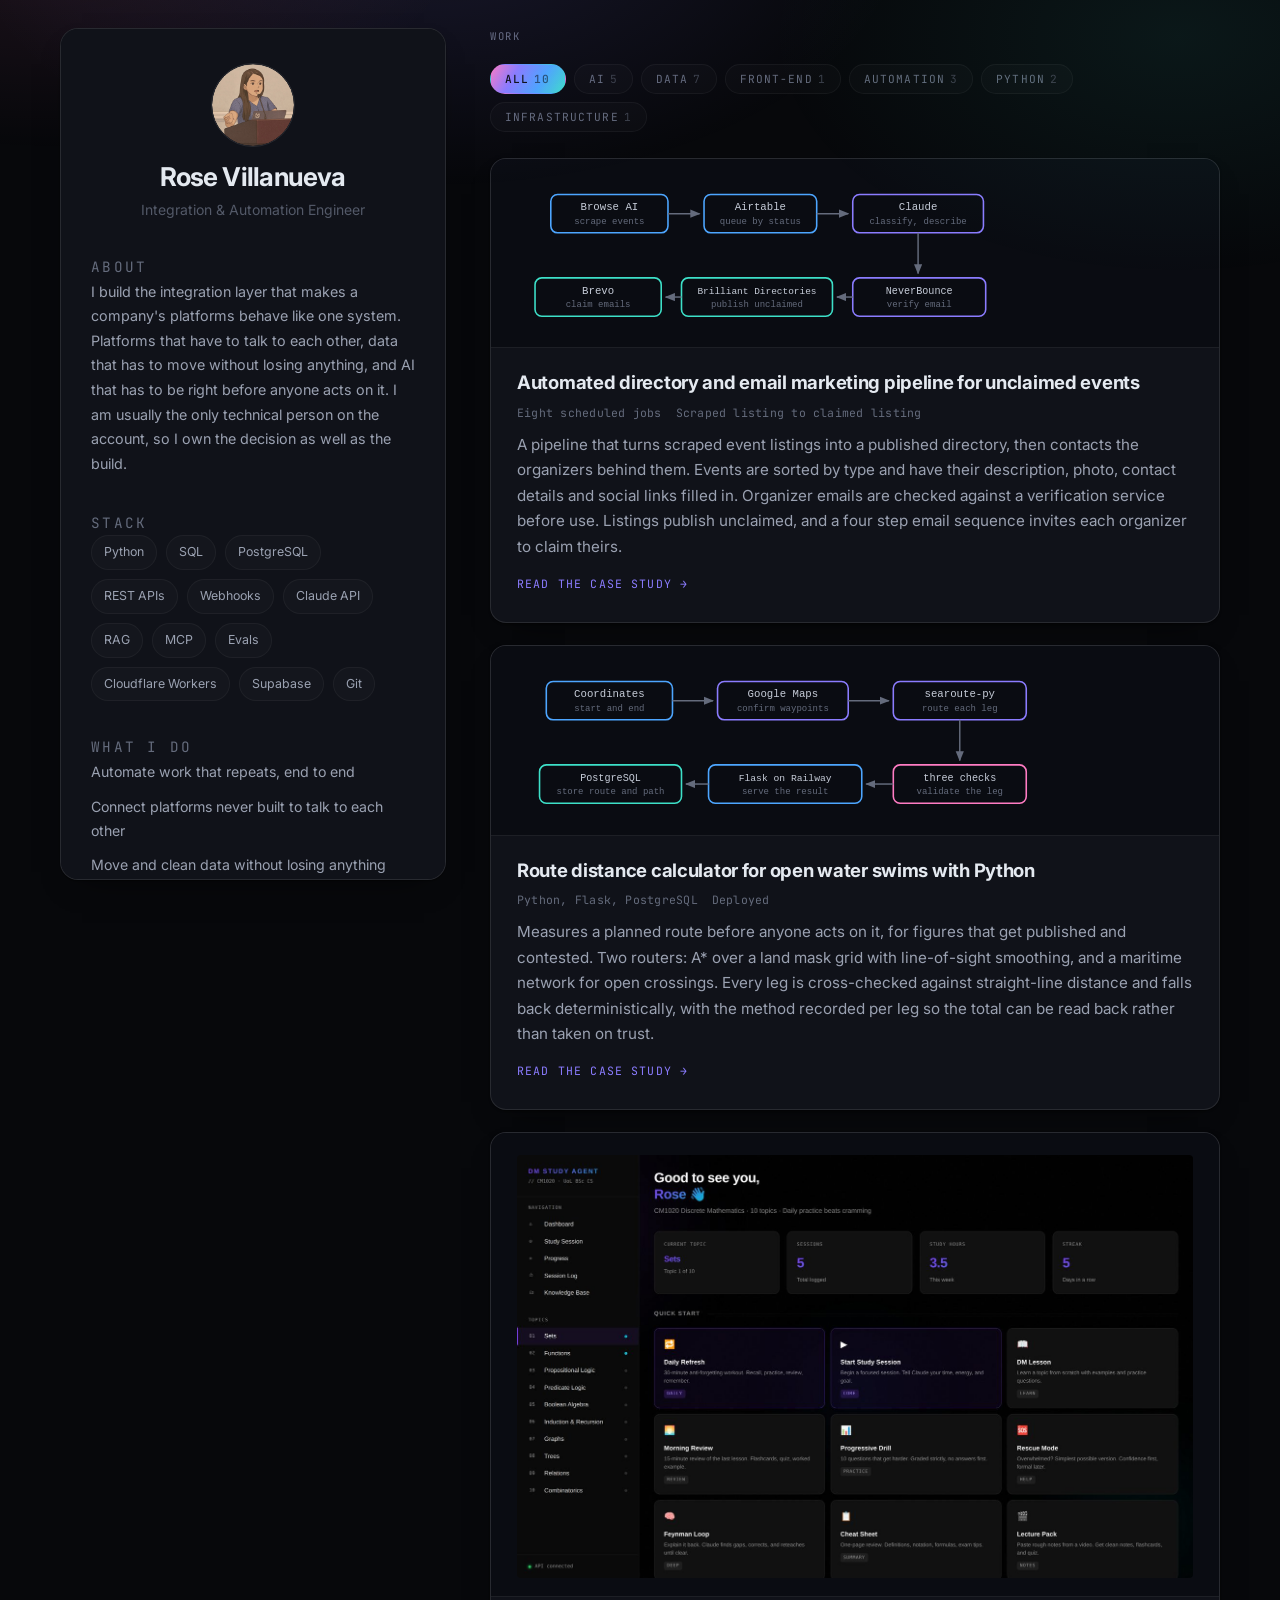
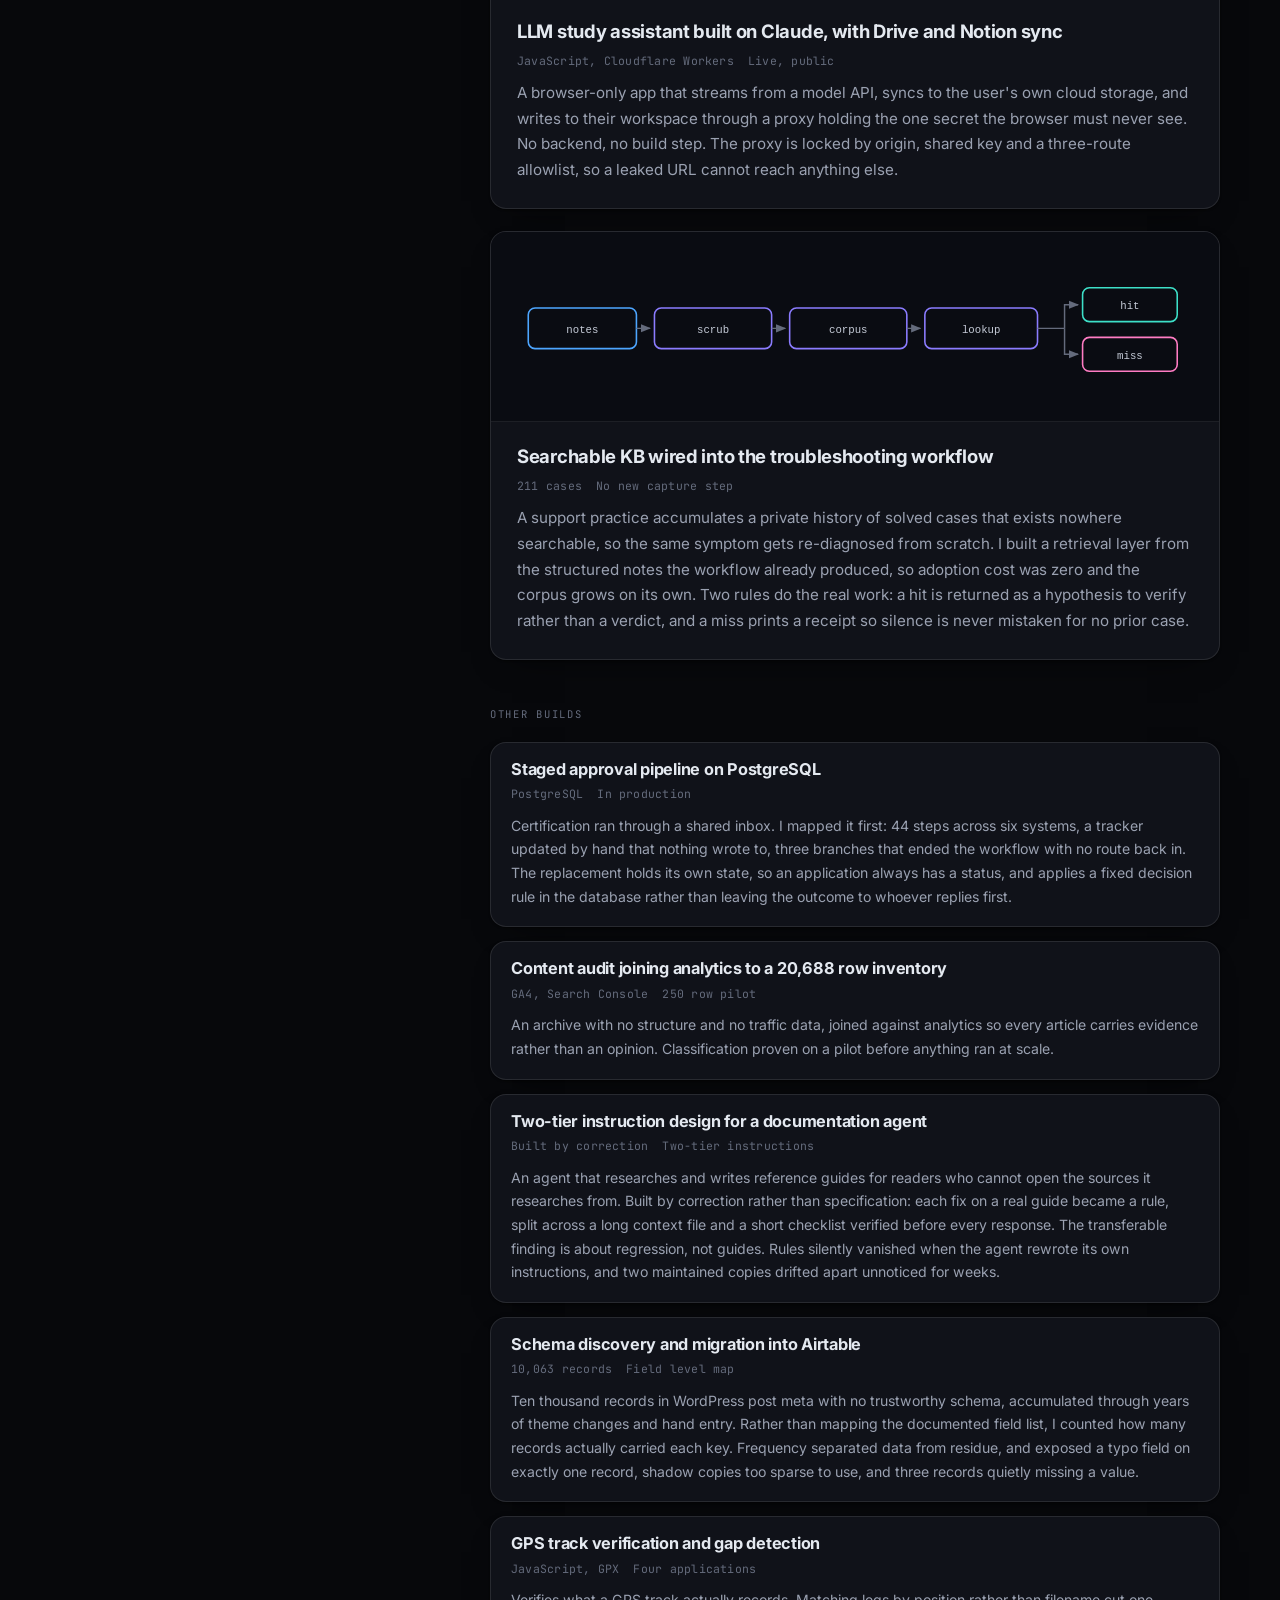
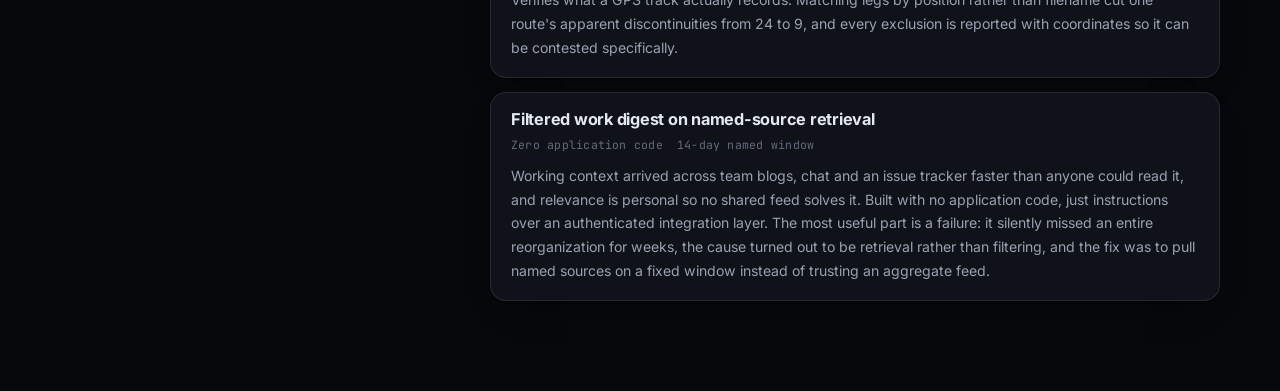
<file: index.html>
<!DOCTYPE html>
<html lang="en">
<head>
<meta charset="utf-8">
<meta name="viewport" content="width=device-width, initial-scale=1">
<title>Rose Villanueva</title>
<meta name="description" content="Systems and operations contractor. Platform administration, data migration, integrations and AI tooling.">
<link rel="preconnect" href="https://fonts.googleapis.com">
<link rel="preconnect" href="https://fonts.gstatic.com" crossorigin>
<link href="https://fonts.googleapis.com/css2?family=Inter:wght@400;500;600;700;800&family=JetBrains+Mono:wght@400;500&display=swap" rel="stylesheet">
<link rel="stylesheet" href="styles.css?v=338d6084">
</head>
<body>

<div class="layout">

  <!-- ==================== SIDEBAR ==================== -->
  <aside class="aside">
    <div class="avatar"><img src="avatar.png" alt="Rose Villanueva speaking at a conference"></div>
    <a class="side-name" href="index.html">Rose Villanueva</a>
    <p class="side-sub">Integration &amp; Automation Engineer</p>

    <div class="side-block">
      <p class="side-label">About</p>
      <p>
        I build the integration layer that makes a company's platforms behave like one system.
        Platforms that have to talk to each other, data that has to move without losing anything,
        and AI that has to be right before anyone acts on it. I am usually the only technical
        person on the account, so I own the decision as well as the build.
      </p>
    </div>

    <div class="side-block">
      <p class="side-label">Stack</p>
      <div class="chips">
        <span class="chip">Python</span>
        <span class="chip">SQL</span>
        <span class="chip">PostgreSQL</span>
        <span class="chip">REST APIs</span>
        <span class="chip">Webhooks</span>
        <span class="chip">Claude API</span>
        <span class="chip">RAG</span>
        <span class="chip">MCP</span>
        <span class="chip">Evals</span>
        <span class="chip">Cloudflare Workers</span>
        <span class="chip">Supabase</span>
        <span class="chip">Git</span>
      </div>
    </div>

    <div class="side-block">
      <p class="side-label">What I do</p>
      <ul class="side-rows">
        <li>Automate work that repeats, end to end</li>
        <li>Connect platforms never built to talk to each other</li>
        <li>Move and clean data without losing anything</li>
        <li>Design LLM agents, RAG retrieval and the instruction sets behind them</li>
        <li>Apply instructional design to systems people have to learn</li>
        <li>Document systems so a team can run them without me</li>
      </ul>
    </div>

    <div class="side-block">
      <p class="side-label">What I build</p>
      <ul class="side-rows">
        <li>LLM agents, MCP servers, skills and RAG retrieval layers</li>
        <li>Data pipelines and scheduled jobs</li>
        <li>Courses and the platforms that deliver them</li>
        <li>Directory and membership platforms</li>
        <li>Approval and review workflows</li>
        <li>Email lifecycle and outreach automation</li>
        <li>Internal tools and admin sites</li>
      </ul>
    </div>

    <div class="side-block">
      <p class="side-label">Contact</p>
      <ul class="side-rows">
        <li><a href="https://github.com/rosevillanuevadev">github.com/rosevillanuevadev</a></li>
      </ul>
    </div>

    <div class="side-block">
      <p class="side-label">Speaking</p>
      <ul class="side-rows speaking">
        <li>Support Driven Expo <span>Chicago</span></li>
        <li>WordCamp Vienna <span>Austria</span></li>
        <li>WooCommerce Workshop <span>Singapore</span></li>
      </ul>
    </div>
  </aside>

  <!-- ==================== MAIN ==================== -->
  <main class="main-col">

    <section>
      <p class="side-label">Work</p>
      <div class="filters">
        <button class="pill on" data-f="all">All<span class="pill-count">10</span></button>
        <button class="pill" data-f="ai">AI<span class="pill-count">5</span></button>
        <button class="pill" data-f="data">Data<span class="pill-count">7</span></button>
        <button class="pill" data-f="frontend">Front-end<span class="pill-count">1</span></button>
        <button class="pill" data-f="automation">Automation<span class="pill-count">3</span></button>
        <button class="pill" data-f="python">Python<span class="pill-count">2</span></button>
        <button class="pill" data-f="infra">Infrastructure<span class="pill-count">1</span></button>
      </div>
      <div class="proj-grid">

        <a class="proj feat" href="directory-pipeline.html" data-tags="ai automation data">
          <div class="proj-fig"><svg viewBox="0 0 600 132" role="img" aria-label="Browse AI scrapes events into Airtable, Claude classifies and describes each one, NeverBounce verifies the organizer address, the listing publishes to Brilliant Directories unclaimed, and Brevo sends the claim emails."><defs><marker id="vgc" viewBox="0 0 10 8" refX="9" refY="4" markerWidth="7" markerHeight="6" orient="auto"><polygon points="0,0 10,4 0,8" fill="var(--text-dim)"/></marker></defs><g font-family="ui-monospace,SFMono-Regular,Menlo,monospace" font-size="9.5" text-anchor="middle"><rect x="30" y="12" width="104" height="34" rx="6" fill="none" stroke="var(--blue)" stroke-width="1.4"/><text x="82.0" y="26" fill="var(--text-strong)">Browse AI</text><text x="82.0" y="38" fill="var(--text-dim)" font-size="8">scrape events</text><rect x="166" y="12" width="100" height="34" rx="6" fill="none" stroke="var(--blue)" stroke-width="1.4"/><text x="216.0" y="26" fill="var(--text-strong)">Airtable</text><text x="216.0" y="38" fill="var(--text-dim)" font-size="8">queue by status</text><rect x="298" y="12" width="116" height="34" rx="6" fill="none" stroke="var(--violet)" stroke-width="1.4"/><text x="356.0" y="26" fill="var(--text-strong)">Claude</text><text x="356.0" y="38" fill="var(--text-dim)" font-size="8">classify, describe</text><path d="M134 29 H162" fill="none" stroke="var(--text-dim)" stroke-width="1.3" marker-end="url(#vgc)"/><path d="M266 29 H294" fill="none" stroke="var(--text-dim)" stroke-width="1.3" marker-end="url(#vgc)"/><path d="M356 46 V82" fill="none" stroke="var(--text-dim)" stroke-width="1.3" marker-end="url(#vgc)"/><rect x="298" y="86" width="118" height="34" rx="6" fill="none" stroke="var(--violet)" stroke-width="1.4"/><text x="357.0" y="100" fill="var(--text-strong)" font-size="9">NeverBounce</text><text x="357.0" y="112" fill="var(--text-dim)" font-size="8">verify email</text><rect x="146" y="86" width="134" height="34" rx="6" fill="none" stroke="var(--teal)" stroke-width="1.4"/><text x="213.0" y="100" fill="var(--text-strong)" font-size="8.4">Brilliant Directories</text><text x="213.0" y="112" fill="var(--text-dim)" font-size="8">publish unclaimed</text><rect x="16" y="86" width="112" height="34" rx="6" fill="none" stroke="var(--teal)" stroke-width="1.4"/><text x="72.0" y="100" fill="var(--text-strong)">Brevo</text><text x="72.0" y="112" fill="var(--text-dim)" font-size="8">claim emails</text><path d="M298 103 H284" fill="none" stroke="var(--text-dim)" stroke-width="1.3" marker-end="url(#vgc)"/><path d="M146 103 H132" fill="none" stroke="var(--text-dim)" stroke-width="1.3" marker-end="url(#vgc)"/></g></svg></div>
          <div class="proj-body">
            <h3>Automated directory and email marketing pipeline for unclaimed events</h3>
            <div class="meta-row"><span>Eight scheduled jobs</span><span>Scraped listing to claimed listing</span></div>
            <p>A pipeline that turns scraped event listings into a published directory, then contacts the organizers behind them. Events are sorted by type and have their description, photo, contact details and social links filled in. Organizer emails are checked against a verification service before use. Listings publish unclaimed, and a four step email sequence invites each organizer to claim theirs.</p>
            <span class="feat-go">Read the case study &rarr;</span>
          </div>
        </a>

        <a class="proj feat" href="swim-distance-calculator.html" data-tags="python data">
          <div class="proj-fig"><svg viewBox="0 0 600 132" role="img" aria-label="Start and end coordinates, waypoints confirmed on a Google Map, each leg routed with searoute-py and validated by three checks, then served by Flask on Railway and stored in PostgreSQL with its full path."><defs><marker id="rec" viewBox="0 0 10 8" refX="9" refY="4" markerWidth="7" markerHeight="6" orient="auto"><polygon points="0,0 10,4 0,8" fill="var(--text-dim)"/></marker></defs><g font-family="ui-monospace,SFMono-Regular,Menlo,monospace" font-size="9.5" text-anchor="middle"><rect x="26" y="12" width="112" height="34" rx="6" fill="none" stroke="var(--blue)" stroke-width="1.4"/><text x="82.0" y="26" fill="var(--text-strong)">Coordinates</text><text x="82.0" y="38" fill="var(--text-dim)" font-size="8">start and end</text><rect x="178" y="12" width="116" height="34" rx="6" fill="none" stroke="var(--violet)" stroke-width="1.4"/><text x="236.0" y="26" fill="var(--text-strong)">Google Maps</text><text x="236.0" y="38" fill="var(--text-dim)" font-size="8">confirm waypoints</text><rect x="334" y="12" width="118" height="34" rx="6" fill="none" stroke="var(--violet)" stroke-width="1.4"/><text x="393.0" y="26" fill="var(--text-strong)">searoute-py</text><text x="393.0" y="38" fill="var(--text-dim)" font-size="8">route each leg</text><path d="M138 29 H174" fill="none" stroke="var(--text-dim)" stroke-width="1.3" marker-end="url(#rec)"/><path d="M294 29 H330" fill="none" stroke="var(--text-dim)" stroke-width="1.3" marker-end="url(#rec)"/><path d="M393 46 V82" fill="none" stroke="var(--text-dim)" stroke-width="1.3" marker-end="url(#rec)"/><rect x="334" y="86" width="118" height="34" rx="6" fill="none" stroke="var(--pink)" stroke-width="1.4"/><text x="393.0" y="100" fill="var(--text-strong)" font-size="9">three checks</text><text x="393.0" y="112" fill="var(--text-dim)" font-size="8">validate the leg</text><rect x="170" y="86" width="136" height="34" rx="6" fill="none" stroke="var(--blue)" stroke-width="1.4"/><text x="238.0" y="100" fill="var(--text-strong)" font-size="8.6">Flask on Railway</text><text x="238.0" y="112" fill="var(--text-dim)" font-size="8">serve the result</text><rect x="20" y="86" width="126" height="34" rx="6" fill="none" stroke="var(--teal)" stroke-width="1.4"/><text x="83.0" y="100" fill="var(--text-strong)" font-size="9">PostgreSQL</text><text x="83.0" y="112" fill="var(--text-dim)" font-size="8">store route and path</text><path d="M334 103 H310" fill="none" stroke="var(--text-dim)" stroke-width="1.3" marker-end="url(#rec)"/><path d="M170 103 H150" fill="none" stroke="var(--text-dim)" stroke-width="1.3" marker-end="url(#rec)"/></g></svg></div>
          <div class="proj-body">
            <h3>Route distance calculator for open water swims with Python</h3>
            <div class="meta-row"><span>Python, Flask, PostgreSQL</span><span>Deployed</span></div>
            <p>Measures a planned route before anyone acts on it, for figures that get published and contested. Two routers: A* over a land mask grid with line-of-sight smoothing, and a maritime network for open crossings. Every leg is cross-checked against straight-line distance and falls back deterministically, with the method recorded per leg so the total can be read back rather than taken on trust.</p>
            <span class="feat-go">Read the case study &rarr;</span>
          </div>
        </a>

        <a class="proj feat" href="dm-study-agent.html" data-tags="ai frontend infra">
          <div class="proj-fig"><img src="shots/dm-study-agent-dashboard.jpg" alt="The study assistant dashboard, showing the session log and topic progress." loading="lazy"></div>
          <div class="proj-body">
            <h3>LLM study assistant built on Claude, with Drive and Notion sync</h3>
            <div class="meta-row"><span>JavaScript, Cloudflare Workers</span><span>Live, public</span></div>
            <p>A browser-only app that streams from a model API, syncs to the user's own cloud storage, and writes to their workspace through a proxy holding the one secret the browser must never see. No backend, no build step. The proxy is locked by origin, shared key and a three-route allowlist, so a leaked URL cannot reach anything else.</p>
          </div>
        </a>

        <a class="proj feat" href="prior-case-lookup.html" data-tags="ai data python">
          <div class="proj-fig"><svg viewBox="0 0 600 132" role="img" aria-label="Notes already written are scrubbed, filed by symptom, and looked up before any investigation plan. A hit is a hypothesis, a miss is printed."><defs><marker id="c1" viewBox="0 0 10 8" refX="9" refY="4" markerWidth="7" markerHeight="6" orient="auto"><polygon points="0,0 10,4 0,8" fill="var(--text-dim)"/></marker></defs><g font-family="ui-monospace,SFMono-Regular,Menlo,monospace" font-size="9.5" text-anchor="middle"><rect x="10" y="48" width="96" height="36" rx="6" fill="none" stroke="var(--blue)" stroke-width="1.4"/><text x="58" y="70" fill="var(--text-strong)">notes</text><path d="M106 66 H118" fill="none" stroke="var(--text-dim)" stroke-width="1.3" marker-end="url(#c1)"/><rect x="122" y="48" width="104" height="36" rx="6" fill="none" stroke="var(--violet)" stroke-width="1.4"/><text x="174" y="70" fill="var(--text-strong)">scrub</text><path d="M226 66 H238" fill="none" stroke="var(--text-dim)" stroke-width="1.3" marker-end="url(#c1)"/><rect x="242" y="48" width="104" height="36" rx="6" fill="none" stroke="var(--violet)" stroke-width="1.4"/><text x="294" y="70" fill="var(--text-strong)">corpus</text><path d="M346 66 H358" fill="none" stroke="var(--text-dim)" stroke-width="1.3" marker-end="url(#c1)"/><rect x="362" y="48" width="100" height="36" rx="6" fill="none" stroke="var(--violet)" stroke-width="1.4"/><text x="412" y="70" fill="var(--text-strong)">lookup</text><path d="M462 66 H486" fill="none" stroke="var(--text-dim)" stroke-width="1.3"/><path d="M486 66 V45 H498" fill="none" stroke="var(--text-dim)" stroke-width="1.3" marker-end="url(#c1)"/><path d="M486 66 V89 H498" fill="none" stroke="var(--text-dim)" stroke-width="1.3" marker-end="url(#c1)"/><rect x="502" y="30" width="84" height="30" rx="6" fill="none" stroke="var(--teal)" stroke-width="1.4"/><text x="544" y="49" fill="var(--text-strong)">hit</text><rect x="502" y="74" width="84" height="30" rx="6" fill="none" stroke="var(--pink)" stroke-width="1.4"/><text x="544" y="93" fill="var(--text-strong)">miss</text></g></svg></div>
          <div class="proj-body">
            <h3>Searchable KB wired into the troubleshooting workflow</h3>
            <div class="meta-row"><span>211 cases</span><span>No new capture step</span></div>
            <p>A support practice accumulates a private history of solved cases that exists nowhere searchable, so the same symptom gets re-diagnosed from scratch. I built a retrieval layer from the structured notes the workflow already produced, so adoption cost was zero and the corpus grows on its own. Two rules do the real work: a hit is returned as a hypothesis to verify rather than a verdict, and a miss prints a receipt so silence is never mistaken for no prior case.</p>
          </div>
        </a>
      </div>

      <p class="side-label other-label">Other builds</p>
      <div class="proj-grid compact-grid">

        <a class="proj compact" href="ratification-platform.html" data-tags="data automation">
          <div class="proj-body">
            <h3>Staged approval pipeline on PostgreSQL</h3>
            <div class="meta-row"><span>PostgreSQL</span><span>In production</span></div>
            <p>Certification ran through a shared inbox. I mapped it first: 44 steps across six systems, a tracker updated by hand that nothing wrote to, three branches that ended the workflow with no route back in. The replacement holds its own state, so an application always has a status, and applies a fixed decision rule in the database rather than leaving the outcome to whoever replies first.</p>
          </div>
        </a>

        <a class="proj compact" href="archive-audit.html" data-tags="data">
          <div class="proj-body">
            <h3>Content audit joining analytics to a 20,688 row inventory</h3>
            <div class="meta-row"><span>GA4, Search Console</span><span>250 row pilot</span></div>
            <p>An archive with no structure and no traffic data, joined against analytics so every article carries evidence rather than an opinion. Classification proven on a pilot before anything ran at scale.</p>
          </div>
        </a>

        <a class="proj compact" href="doc-agent.html" data-tags="ai">
          <div class="proj-body">
            <h3>Two-tier instruction design for a documentation agent</h3>
            <div class="meta-row"><span>Built by correction</span><span>Two-tier instructions</span></div>
            <p>An agent that researches and writes reference guides for readers who cannot open the sources it researches from. Built by correction rather than specification: each fix on a real guide became a rule, split across a long context file and a short checklist verified before every response. The transferable finding is about regression, not guides. Rules silently vanished when the agent rewrote its own instructions, and two maintained copies drifted apart unnoticed for weeks.</p>
          </div>
        </a>

        <a class="proj compact" href="airtable-migration.html" data-tags="data">
          <div class="proj-body">
            <h3>Schema discovery and migration into Airtable</h3>
            <div class="meta-row"><span>10,063 records</span><span>Field level map</span></div>
            <p>Ten thousand records in WordPress post meta with no trustworthy schema, accumulated through years of theme changes and hand entry. Rather than mapping the documented field list, I counted how many records actually carried each key. Frequency separated data from residue, and exposed a typo field on exactly one record, shadow copies too sparse to use, and three records quietly missing a value.</p>
          </div>
        </a>

        <a class="proj compact" href="post-swim-mapping.html" data-tags="data">
          <div class="proj-body">
            <h3>GPS track verification and gap detection</h3>
            <div class="meta-row"><span>JavaScript, GPX</span><span>Four applications</span></div>
            <p>Verifies what a GPS track actually records. Matching legs by position rather than filename cut one route's apparent discontinuities from 24 to 9, and every exclusion is reported with coordinates so it can be contested specifically.</p>
          </div>
        </a>

        <a class="proj compact" href="work-digest.html" data-tags="ai automation">
          <div class="proj-body">
            <h3>Filtered work digest on named-source retrieval</h3>
            <div class="meta-row"><span>Zero application code</span><span>14-day named window</span></div>
            <p>Working context arrived across team blogs, chat and an issue tracker faster than anyone could read it, and relevance is personal so no shared feed solves it. Built with no application code, just instructions over an authenticated integration layer. The most useful part is a failure: it silently missed an entire reorganization for weeks, the cause turned out to be retrieval rather than filtering, and the fix was to pull named sources on a fixed window instead of trusting an aggregate feed.</p>
          </div>
        </a>
      </div>
    </section>

    

  </main>

</div>

<script>
document.querySelectorAll('.pill').forEach(function (btn) {
  btn.addEventListener('click', function () {
    var f = btn.dataset.f;
    document.querySelectorAll('.pill').forEach(function (p) { p.classList.toggle('on', p === btn); });
    document.querySelectorAll('.proj').forEach(function (card) {
      card.hidden = f !== 'all' && !card.dataset.tags.split(' ').includes(f);
    });
  });
});
</script>
</body>
</html>
</file>
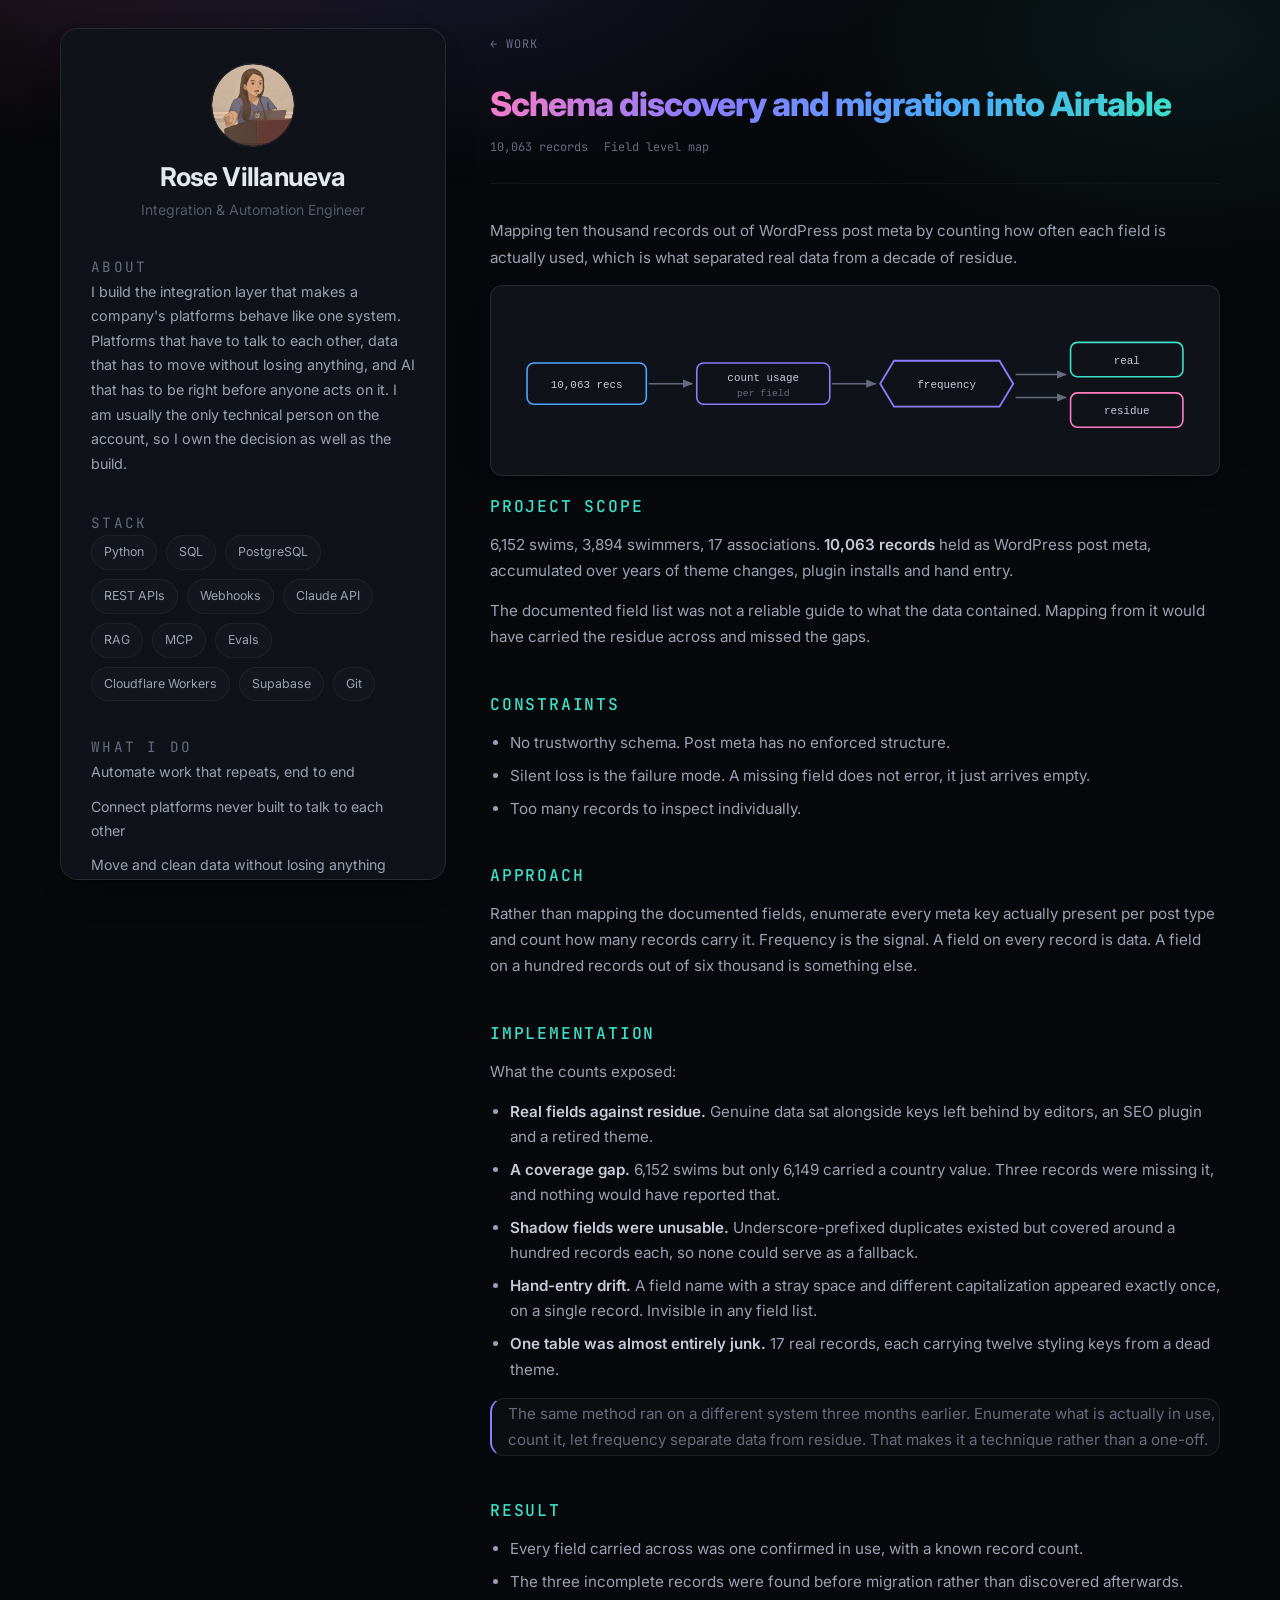
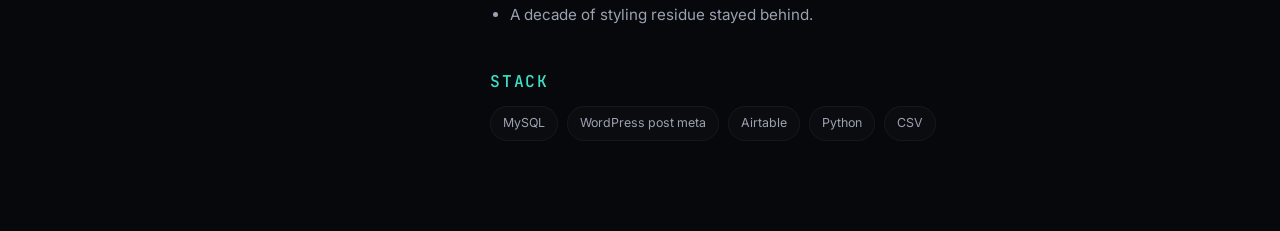
<file: airtable-migration.html>
<!DOCTYPE html>
<html lang="en">
<head>
<meta charset="utf-8">
<meta name="viewport" content="width=device-width, initial-scale=1">
<title>Schema discovery and migration into Airtable, Rose Villanueva</title>
<meta name="description" content="Mapping ten thousand records out of WordPress post meta by counting how often each field is actually used, which is what separated real data from a decade of residue.">
<link rel="preconnect" href="https://fonts.googleapis.com">
<link rel="preconnect" href="https://fonts.gstatic.com" crossorigin>
<link href="https://fonts.googleapis.com/css2?family=Inter:wght@400;500;600;700;800&family=JetBrains+Mono:wght@400;500&display=swap" rel="stylesheet">
<link rel="stylesheet" href="styles.css?v=338d6084">
</head>
<body>
<div class="layout">
  <aside class="aside">
    <div class="avatar"><img src="avatar.png" alt="Rose Villanueva speaking at a conference"></div>
    <a class="side-name" href="index.html">Rose Villanueva</a>
    <p class="side-sub">Integration &amp; Automation Engineer</p>

    <div class="side-block">
      <p class="side-label">About</p>
      <p>
        I build the integration layer that makes a company's platforms behave like one system.
        Platforms that have to talk to each other, data that has to move without losing anything,
        and AI that has to be right before anyone acts on it. I am usually the only technical
        person on the account, so I own the decision as well as the build.
      </p>
    </div>

    <div class="side-block">
      <p class="side-label">Stack</p>
      <div class="chips">
        <span class="chip">Python</span>
        <span class="chip">SQL</span>
        <span class="chip">PostgreSQL</span>
        <span class="chip">REST APIs</span>
        <span class="chip">Webhooks</span>
        <span class="chip">Claude API</span>
        <span class="chip">RAG</span>
        <span class="chip">MCP</span>
        <span class="chip">Evals</span>
        <span class="chip">Cloudflare Workers</span>
        <span class="chip">Supabase</span>
        <span class="chip">Git</span>
      </div>
    </div>

    <div class="side-block">
      <p class="side-label">What I do</p>
      <ul class="side-rows">
        <li>Automate work that repeats, end to end</li>
        <li>Connect platforms never built to talk to each other</li>
        <li>Move and clean data without losing anything</li>
        <li>Design LLM agents, RAG retrieval and the instruction sets behind them</li>
        <li>Apply instructional design to systems people have to learn</li>
        <li>Document systems so a team can run them without me</li>
      </ul>
    </div>

    <div class="side-block">
      <p class="side-label">What I build</p>
      <ul class="side-rows">
        <li>LLM agents, MCP servers, skills and RAG retrieval layers</li>
        <li>Data pipelines and scheduled jobs</li>
        <li>Courses and the platforms that deliver them</li>
        <li>Directory and membership platforms</li>
        <li>Approval and review workflows</li>
        <li>Email lifecycle and outreach automation</li>
        <li>Internal tools and admin sites</li>
      </ul>
    </div>

    <div class="side-block">
      <p class="side-label">Contact</p>
      <ul class="side-rows">
        <li><a href="https://github.com/rosevillanuevadev">github.com/rosevillanuevadev</a></li>
      </ul>
    </div>

    <div class="side-block">
      <p class="side-label">Speaking</p>
      <ul class="side-rows speaking">
        <li>Support Driven Expo <span>Chicago</span></li>
        <li>WordCamp Vienna <span>Austria</span></li>
        <li>WooCommerce Workshop <span>Singapore</span></li>
      </ul>
    </div>
  </aside>
  <main class="main-col paper">
    <a href="index.html" class="crumb">&larr; Work</a>
    <h1 class="paper-title">Schema discovery and migration into Airtable</h1>
    <div class="paper-meta"><span>10,063 records</span><span>Field level map</span></div>
    <p>Mapping ten thousand records out of WordPress post meta by counting how often each field is actually used, which is what separated real data from a decade of residue.</p>
    <figure class="fig"><svg viewBox="0 0 600 132" role="img" aria-label="Every meta key in use is counted, and the frequency separates real data from residue."><defs><marker id="g7" viewBox="0 0 10 8" refX="9" refY="4" markerWidth="7" markerHeight="6" orient="auto"><polygon points="0,0 10,4 0,8" fill="var(--text-dim)"/></marker></defs><g font-family="ui-monospace,SFMono-Regular,Menlo,monospace" font-size="9.5" text-anchor="middle"><rect x="14" y="48" width="104" height="36" rx="6" fill="none" stroke="var(--blue)" stroke-width="1.4"/><text x="66.0" y="69.5" fill="var(--text-strong)">10,063 recs</text><path d="M120 66 H158" fill="none" stroke="var(--text-dim)" stroke-width="1.3" marker-end="url(#g7)"/><rect x="162" y="48" width="116" height="36" rx="6" fill="none" stroke="var(--violet)" stroke-width="1.4"/><text x="220.0" y="64.0" fill="var(--text-strong)">count usage</text><text x="220.0" y="77.0" fill="var(--text-dim)" font-size="8.5">per field</text><path d="M280 66 H318" fill="none" stroke="var(--text-dim)" stroke-width="1.3" marker-end="url(#g7)"/><polygon points="334,46 426,46 438,66.0 426,86 334,86 322,66.0" fill="none" stroke="var(--violet)" stroke-width="1.6"/><text x="380.0" y="69.5" fill="var(--text-strong)">frequency</text><path d="M440 58 H484" fill="none" stroke="var(--text-dim)" stroke-width="1.3" marker-end="url(#g7)"/><path d="M440 78 H484" fill="none" stroke="var(--text-dim)" stroke-width="1.3" marker-end="url(#g7)"/><rect x="488" y="30" width="98" height="30" rx="6" fill="none" stroke="var(--teal)" stroke-width="1.4"/><text x="537.0" y="48.5" fill="var(--text-strong)">real</text><rect x="488" y="74" width="98" height="30" rx="6" fill="none" stroke="var(--pink)" stroke-width="1.4"/><text x="537.0" y="92.5" fill="var(--text-strong)">residue</text></g></svg></figure>
    <h2>Project scope</h2>
    <p>
      6,152 swims, 3,894 swimmers, 17 associations. <strong>10,063 records</strong> held as
      WordPress post meta, accumulated over years of theme changes, plugin installs and hand
      entry.
    </p>
    <p>
      The documented field list was not a reliable guide to what the data contained. Mapping
      from it would have carried the residue across and missed the gaps.
    </p>
    <h2>Constraints</h2>
    <ul>
      <li>No trustworthy schema. Post meta has no enforced structure.</li>
      <li>Silent loss is the failure mode. A missing field does not error, it just arrives empty.</li>
      <li>Too many records to inspect individually.</li>
    </ul>
    <h2>Approach</h2>
    <p>
      Rather than mapping the documented fields, enumerate every meta key actually present
      per post type and count how many records carry it. Frequency is the signal. A field on
      every record is data. A field on a hundred records out of six thousand is something
      else.
    </p>
    <h2>Implementation</h2>
    <p>What the counts exposed:</p>
    <ul>
      <li><strong>Real fields against residue.</strong> Genuine data sat alongside keys left behind by editors, an SEO plugin and a retired theme.</li>
      <li><strong>A coverage gap.</strong> 6,152 swims but only 6,149 carried a country value. Three records were missing it, and nothing would have reported that.</li>
      <li><strong>Shadow fields were unusable.</strong> Underscore-prefixed duplicates existed but covered around a hundred records each, so none could serve as a fallback.</li>
      <li><strong>Hand-entry drift.</strong> A field name with a stray space and different capitalization appeared exactly once, on a single record. Invisible in any field list.</li>
      <li><strong>One table was almost entirely junk.</strong> 17 real records, each carrying twelve styling keys from a dead theme.</li>
    </ul>
    <p class="note">
      The same method ran on a different system three months earlier. Enumerate what is
      actually in use, count it, let frequency separate data from residue. That makes it a
      technique rather than a one-off.
    </p>
    <h2>Result</h2>
    <ul>
      <li>Every field carried across was one confirmed in use, with a known record count.</li>
      <li>The three incomplete records were found before migration rather than discovered afterwards.</li>
      <li>A decade of styling residue stayed behind.</li>
    </ul>
    <h2>Stack</h2>
    <div class="chips"><span class="chip">MySQL</span><span class="chip">WordPress post meta</span><span class="chip">Airtable</span><span class="chip">Python</span><span class="chip">CSV</span></div>

  </main>
</div>
</body>
</html>
</file>
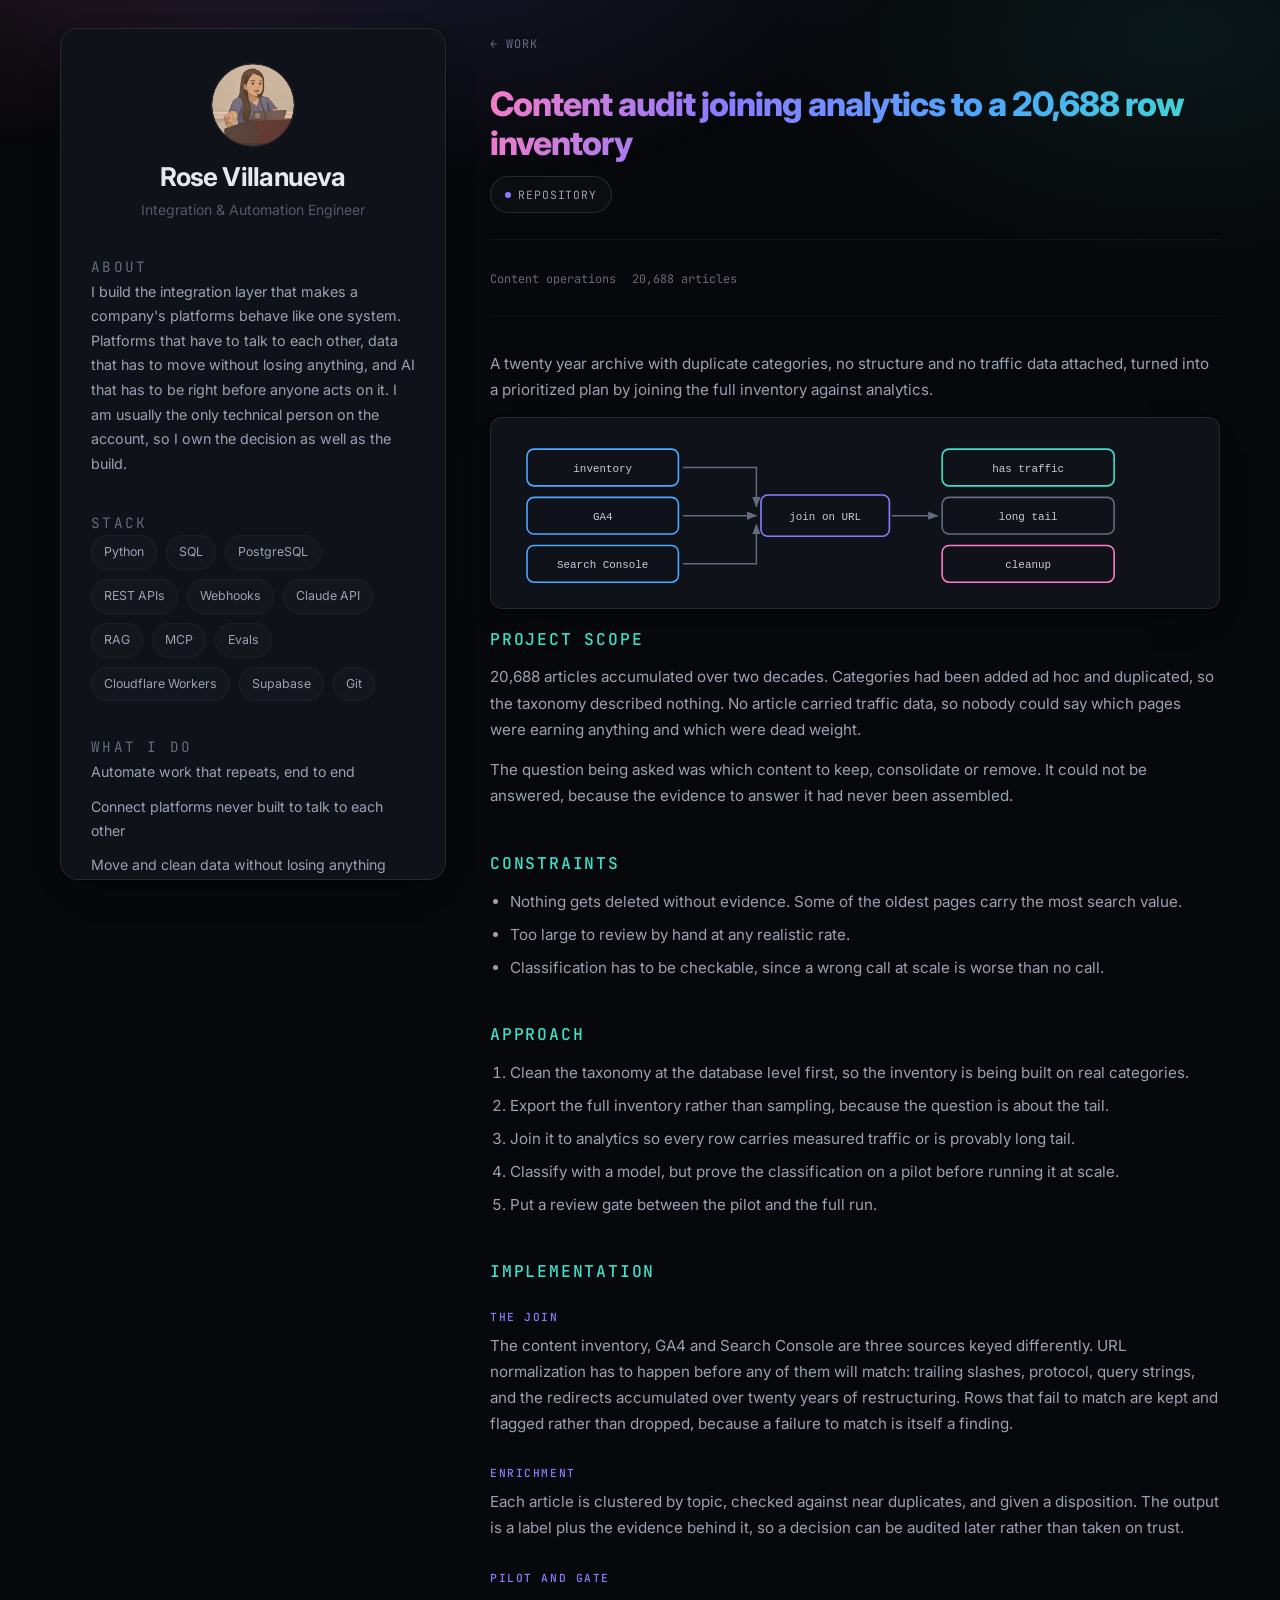
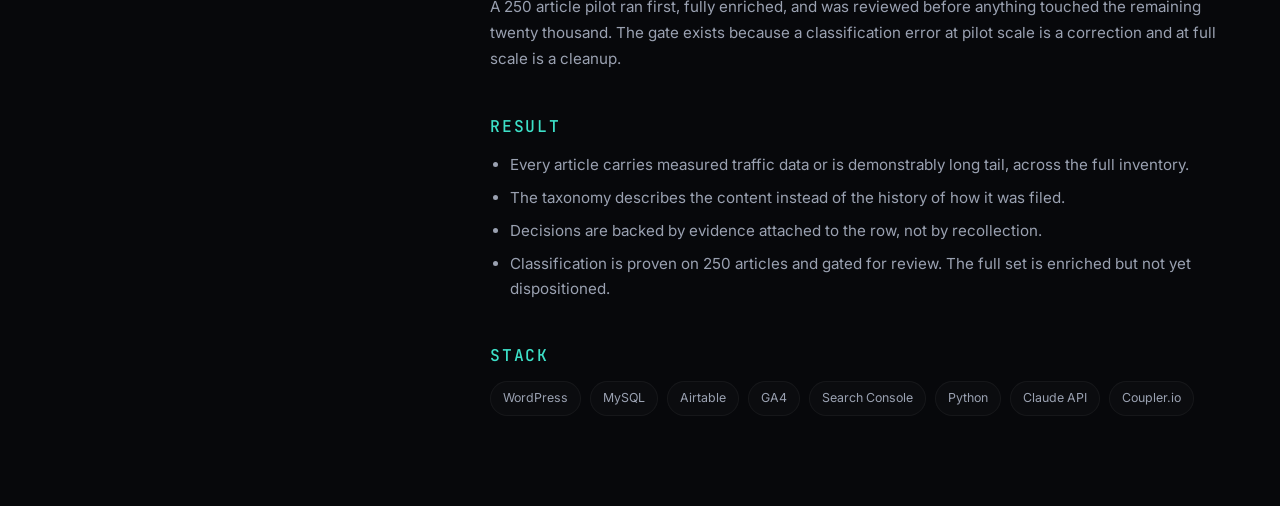
<file: archive-audit.html>
<!DOCTYPE html>
<html lang="en">
<head>
<meta charset="utf-8">
<meta name="viewport" content="width=device-width, initial-scale=1">
<title>Content audit joining analytics to a 20,688 row inventory, Rose Villanueva</title>
<meta name="description" content="A twenty year archive with duplicate categories, no structure and no traffic data attached, turned into a prioritized plan by joining the full inventory against analytics.">
<link rel="preconnect" href="https://fonts.googleapis.com">
<link rel="preconnect" href="https://fonts.gstatic.com" crossorigin>
<link href="https://fonts.googleapis.com/css2?family=Inter:wght@400;500;600;700;800&family=JetBrains+Mono:wght@400;500&display=swap" rel="stylesheet">
<link rel="stylesheet" href="styles.css?v=338d6084">
</head>
<body>

<div class="layout">

  <aside class="aside">
    <div class="avatar"><img src="avatar.png" alt="Rose Villanueva speaking at a conference"></div>
    <a class="side-name" href="index.html">Rose Villanueva</a>
    <p class="side-sub">Integration &amp; Automation Engineer</p>

    <div class="side-block">
      <p class="side-label">About</p>
      <p>
        I build the integration layer that makes a company's platforms behave like one system.
        Platforms that have to talk to each other, data that has to move without losing anything,
        and AI that has to be right before anyone acts on it. I am usually the only technical
        person on the account, so I own the decision as well as the build.
      </p>
    </div>

    <div class="side-block">
      <p class="side-label">Stack</p>
      <div class="chips">
        <span class="chip">Python</span>
        <span class="chip">SQL</span>
        <span class="chip">PostgreSQL</span>
        <span class="chip">REST APIs</span>
        <span class="chip">Webhooks</span>
        <span class="chip">Claude API</span>
        <span class="chip">RAG</span>
        <span class="chip">MCP</span>
        <span class="chip">Evals</span>
        <span class="chip">Cloudflare Workers</span>
        <span class="chip">Supabase</span>
        <span class="chip">Git</span>
      </div>
    </div>

    <div class="side-block">
      <p class="side-label">What I do</p>
      <ul class="side-rows">
        <li>Automate work that repeats, end to end</li>
        <li>Connect platforms never built to talk to each other</li>
        <li>Move and clean data without losing anything</li>
        <li>Design LLM agents, RAG retrieval and the instruction sets behind them</li>
        <li>Apply instructional design to systems people have to learn</li>
        <li>Document systems so a team can run them without me</li>
      </ul>
    </div>

    <div class="side-block">
      <p class="side-label">What I build</p>
      <ul class="side-rows">
        <li>LLM agents, MCP servers, skills and RAG retrieval layers</li>
        <li>Data pipelines and scheduled jobs</li>
        <li>Courses and the platforms that deliver them</li>
        <li>Directory and membership platforms</li>
        <li>Approval and review workflows</li>
        <li>Email lifecycle and outreach automation</li>
        <li>Internal tools and admin sites</li>
      </ul>
    </div>

    <div class="side-block">
      <p class="side-label">Contact</p>
      <ul class="side-rows">
        <li><a href="https://github.com/rosevillanuevadev">github.com/rosevillanuevadev</a></li>
      </ul>
    </div>

    <div class="side-block">
      <p class="side-label">Speaking</p>
      <ul class="side-rows speaking">
        <li>Support Driven Expo <span>Chicago</span></li>
        <li>WordCamp Vienna <span>Austria</span></li>
        <li>WooCommerce Workshop <span>Singapore</span></li>
      </ul>
    </div>
  </aside>

  <main class="main-col paper">

    <a href="index.html" class="crumb">&larr; Work</a>

    <h1 class="paper-title">Content audit joining analytics to a 20,688 row inventory</h1>
    <div class="links-row">
      <a class="lnk repo" href="https://github.com/rosevillanuevadev/wowsa-content-archive" target="_blank" rel="noopener">Repository</a>
    </div>
    <div class="paper-meta"><span>Content operations</span><span>20,688 articles</span></div>

    <p>A twenty year archive with duplicate categories, no structure and no traffic data attached, turned into a prioritized plan by joining the full inventory against analytics.</p>

    <figure class="fig"><svg viewBox="0 0 600 132" role="img" aria-label="A content inventory joined against two analytics sources, sorted into disposition buckets."><defs><marker id="m4" viewBox="0 0 10 8" refX="9" refY="4" markerWidth="7" markerHeight="6" orient="auto"><polygon points="0,0 10,4 0,8" fill="var(--text-dim)"/></marker></defs><g font-family="ui-monospace,SFMono-Regular,Menlo,monospace" font-size="9.5" text-anchor="middle"><rect x="14" y="8" width="132" height="32" rx="6" fill="none" stroke="var(--blue)" stroke-width="1.4"/><text x="80.0" y="27.5" fill="var(--text-strong)">inventory</text><rect x="14" y="50" width="132" height="32" rx="6" fill="none" stroke="var(--blue)" stroke-width="1.4"/><text x="80.0" y="69.5" fill="var(--text-strong)">GA4</text><rect x="14" y="92" width="132" height="32" rx="6" fill="none" stroke="var(--blue)" stroke-width="1.4"/><text x="80.0" y="111.5" fill="var(--text-strong)">Search Console</text><path d="M150 24 H214 V58" fill="none" stroke="var(--text-dim)" stroke-width="1.3" marker-end="url(#m4)"/><path d="M150 66 H214" fill="none" stroke="var(--text-dim)" stroke-width="1.3" marker-end="url(#m4)"/><path d="M150 108 H214 V74" fill="none" stroke="var(--text-dim)" stroke-width="1.3" marker-end="url(#m4)"/><rect x="218" y="48" width="112" height="36" rx="6" fill="none" stroke="var(--violet)" stroke-width="1.4"/><text x="274.0" y="69.5" fill="var(--text-strong)">join on URL</text><path d="M332 66 H372" fill="none" stroke="var(--text-dim)" stroke-width="1.3" marker-end="url(#m4)"/><rect x="376" y="8" width="150" height="32" rx="6" fill="none" stroke="var(--teal)" stroke-width="1.4"/><text x="451.0" y="27.5" fill="var(--text-strong)">has traffic</text><rect x="376" y="50" width="150" height="32" rx="6" fill="none" stroke="var(--text-dim)" stroke-width="1.4"/><text x="451.0" y="69.5" fill="var(--text-strong)">long tail</text><rect x="376" y="92" width="150" height="32" rx="6" fill="none" stroke="var(--pink)" stroke-width="1.4"/><text x="451.0" y="111.5" fill="var(--text-strong)">cleanup</text></g></svg></figure>

    <h2>Project scope</h2>
    <p>
      20,688 articles accumulated over two decades.
      Categories had been added ad hoc and duplicated, so the taxonomy described nothing.
      No article carried traffic data, so nobody could say which pages were earning anything
      and which were dead weight.
    </p>
    <p>
      The question being asked was which content to keep, consolidate or remove. It could
      not be answered, because the evidence to answer it had never been assembled.
    </p>

    <h2>Constraints</h2>
    <ul>
      <li>Nothing gets deleted without evidence. Some of the oldest pages carry the most search value.</li>
      <li>Too large to review by hand at any realistic rate.</li>
      <li>Classification has to be checkable, since a wrong call at scale is worse than no call.</li>
    </ul>

    <h2>Approach</h2>
    <ol>
      <li>Clean the taxonomy at the database level first, so the inventory is being built on real categories.</li>
      <li>Export the full inventory rather than sampling, because the question is about the tail.</li>
      <li>Join it to analytics so every row carries measured traffic or is provably long tail.</li>
      <li>Classify with a model, but prove the classification on a pilot before running it at scale.</li>
      <li>Put a review gate between the pilot and the full run.</li>
    </ol>

    <h2>Implementation</h2>

    <h3>The join</h3>
    <p>
      The content inventory, GA4 and Search Console are three sources keyed differently. URL
      normalization has to happen before any of them will match: trailing slashes, protocol,
      query strings, and the redirects accumulated over twenty years of restructuring. Rows
      that fail to match are kept and flagged rather than dropped, because a failure to match
      is itself a finding.
    </p>

    <h3>Enrichment</h3>
    <p>
      Each article is clustered by topic, checked against near duplicates, and given a
      disposition. The output is a label plus the evidence behind it, so a decision can be
      audited later rather than taken on trust.
    </p>

    <h3>Pilot and gate</h3>
    <p>
      A 250 article pilot ran first, fully enriched, and was reviewed before anything touched
      the remaining twenty thousand. The gate exists because a classification error at pilot
      scale is a correction and at full scale is a cleanup.
    </p>

    <h2>Result</h2>
    <ul>
      <li>Every article carries measured traffic data or is demonstrably long tail, across the full inventory.</li>
      <li>The taxonomy describes the content instead of the history of how it was filed.</li>
      <li>Decisions are backed by evidence attached to the row, not by recollection.</li>
      <li>Classification is proven on 250 articles and gated for review. The full set is enriched but not yet dispositioned.</li>
    </ul>

    <h2>Stack</h2>
    <div class="chips"><span class="chip">WordPress</span><span class="chip">MySQL</span><span class="chip">Airtable</span><span class="chip">GA4</span><span class="chip">Search Console</span><span class="chip">Python</span><span class="chip">Claude API</span><span class="chip">Coupler.io</span></div>

  </main>

</div>

</body>
</html>
</file>
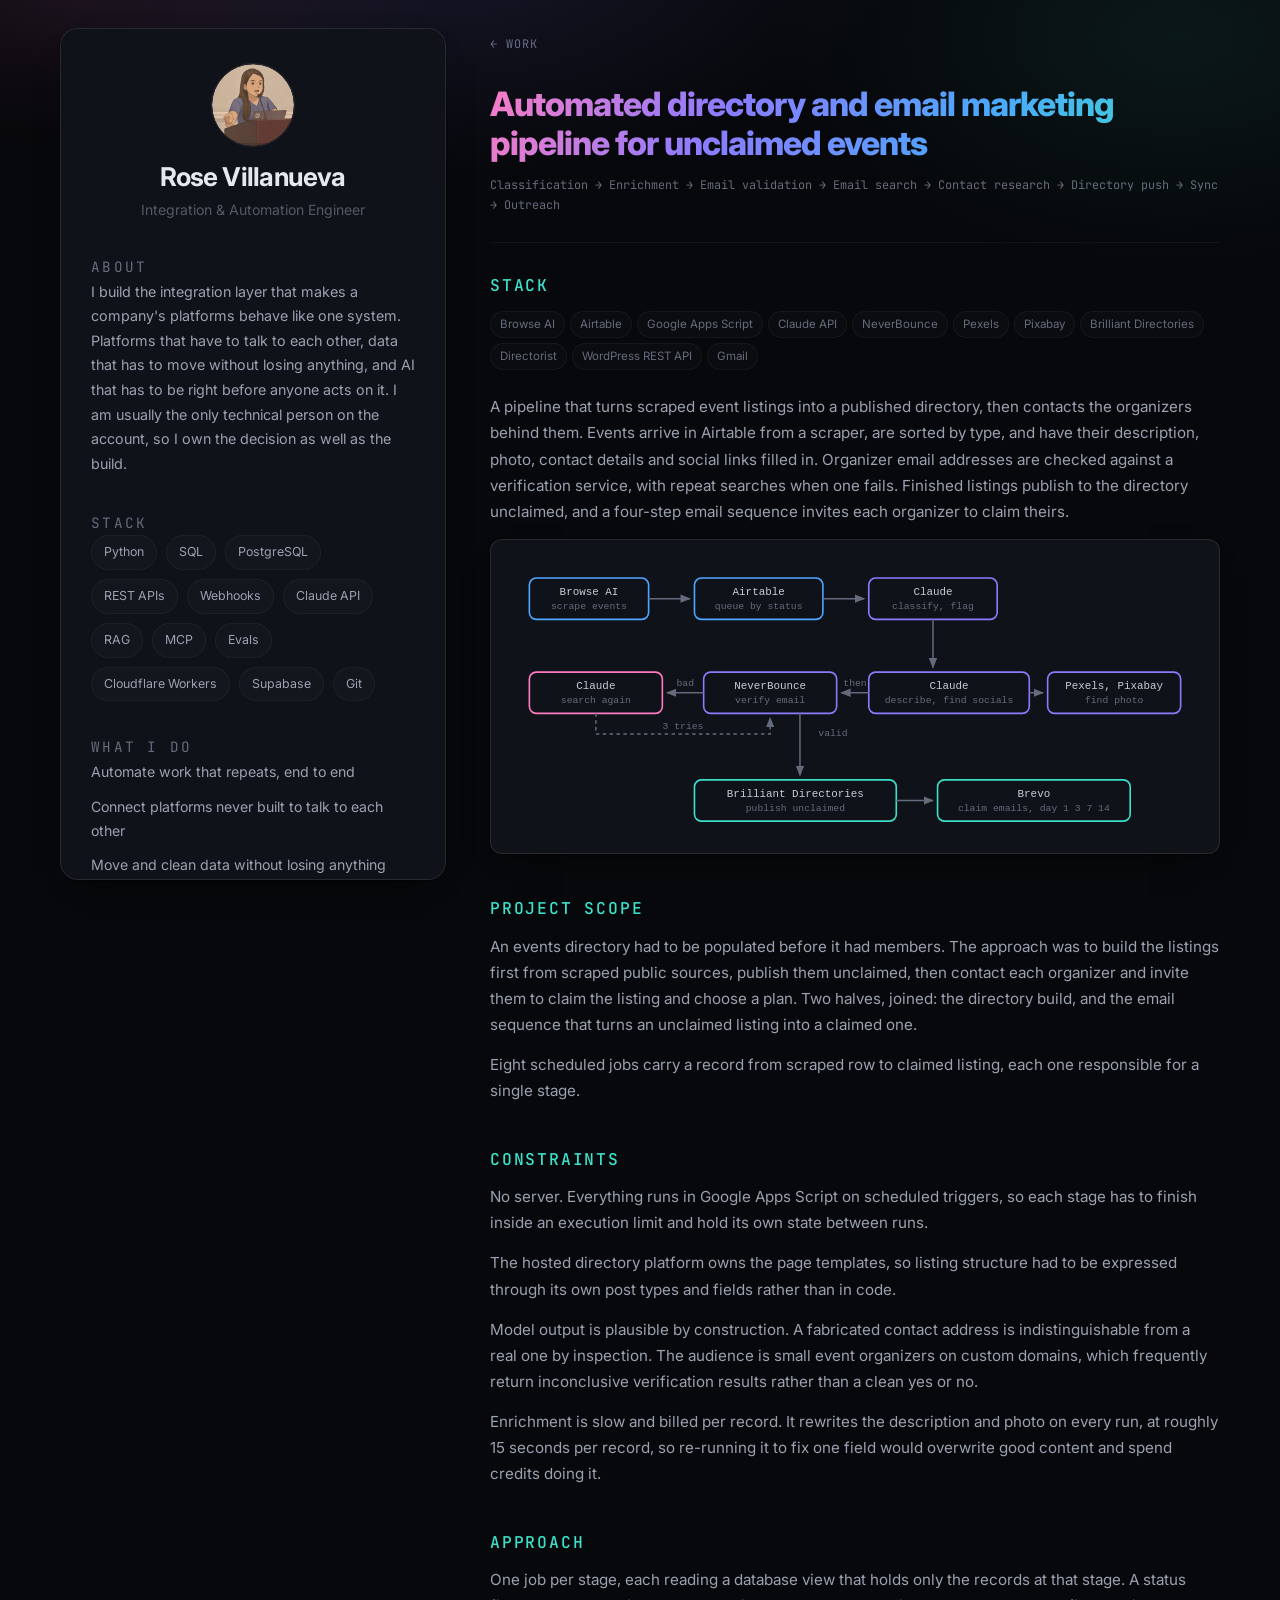
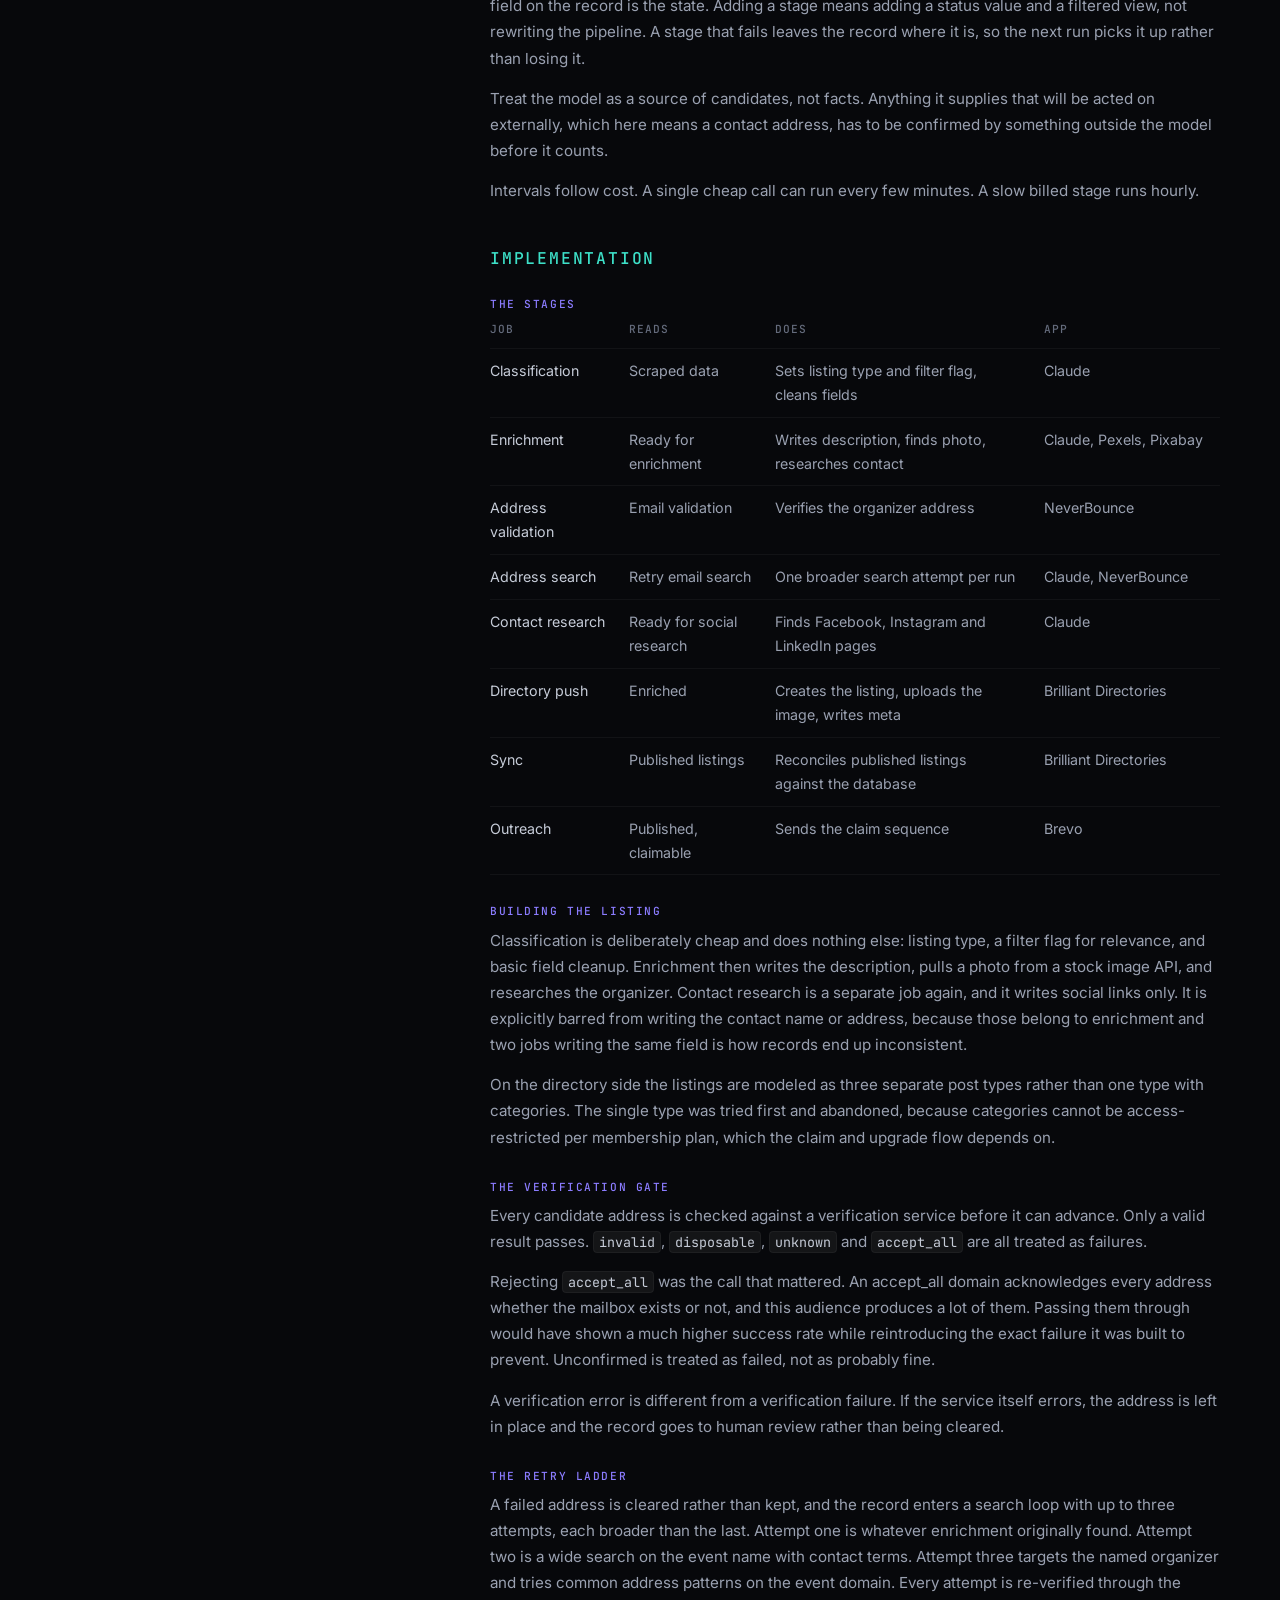
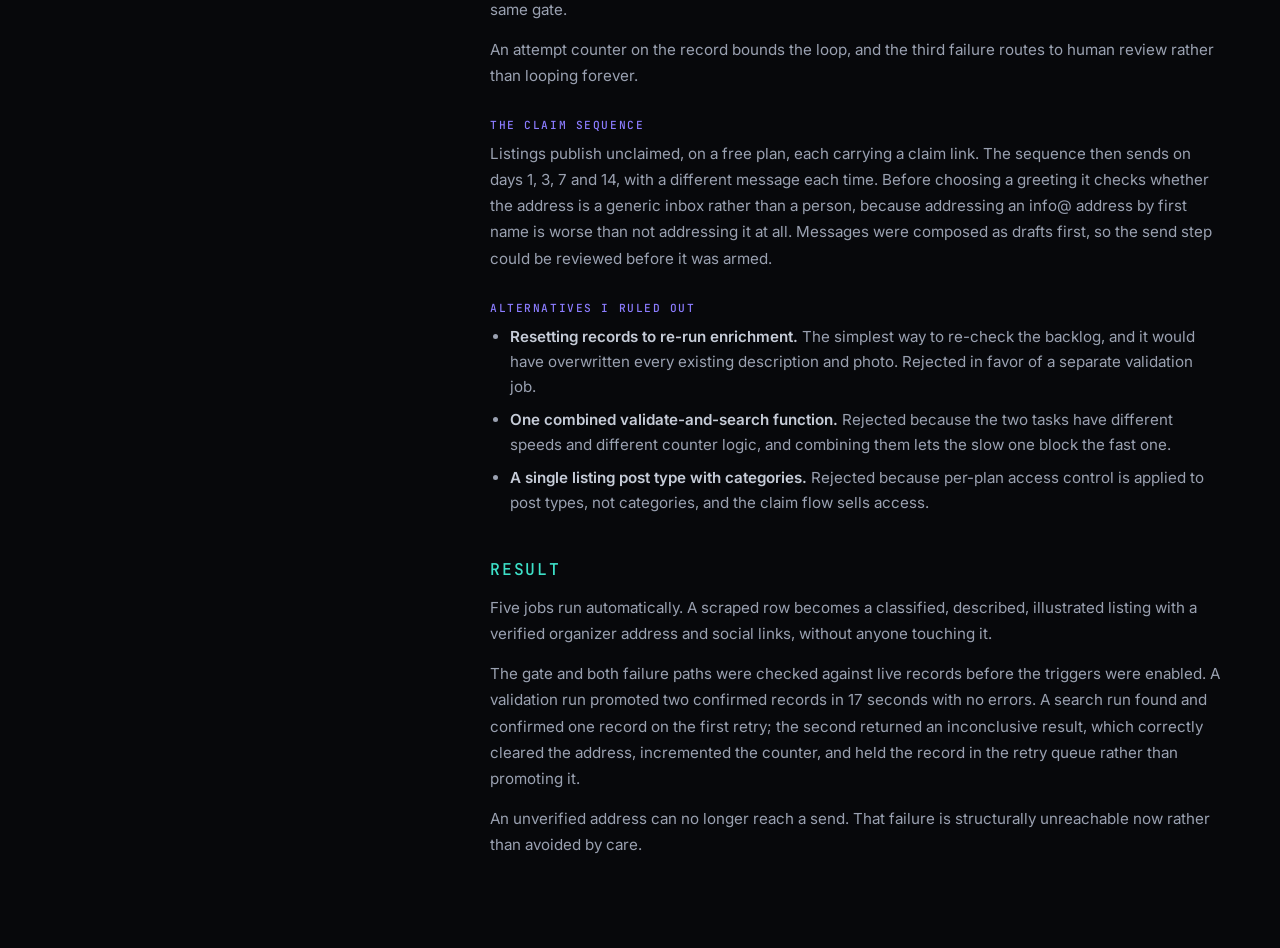
<file: directory-pipeline.html>
<!DOCTYPE html>
<html lang="en">
<head>
<meta charset="utf-8">
<meta name="viewport" content="width=device-width, initial-scale=1">
<title>Automated directory and email marketing pipeline for unclaimed events, Rose Villanueva</title>
<meta name="description" content="A pipeline that turns scraped event listings into a published directory, then runs an email sequence inviting each organizer to claim their listing.">
<link rel="preconnect" href="https://fonts.googleapis.com">
<link rel="preconnect" href="https://fonts.gstatic.com" crossorigin>
<link href="https://fonts.googleapis.com/css2?family=Inter:wght@400;500;600;700;800&family=JetBrains+Mono:wght@400;500&display=swap" rel="stylesheet">
<link rel="stylesheet" href="styles.css?v=338d6084">
</head>
<body>
<div class="layout">
  <aside class="aside">
    <div class="avatar"><img src="avatar.png" alt="Rose Villanueva speaking at a conference"></div>
    <a class="side-name" href="index.html">Rose Villanueva</a>
    <p class="side-sub">Integration &amp; Automation Engineer</p>

    <div class="side-block">
      <p class="side-label">About</p>
      <p>
        I build the integration layer that makes a company's platforms behave like one system.
        Platforms that have to talk to each other, data that has to move without losing anything,
        and AI that has to be right before anyone acts on it. I am usually the only technical
        person on the account, so I own the decision as well as the build.
      </p>
    </div>

    <div class="side-block">
      <p class="side-label">Stack</p>
      <div class="chips">
        <span class="chip">Python</span>
        <span class="chip">SQL</span>
        <span class="chip">PostgreSQL</span>
        <span class="chip">REST APIs</span>
        <span class="chip">Webhooks</span>
        <span class="chip">Claude API</span>
        <span class="chip">RAG</span>
        <span class="chip">MCP</span>
        <span class="chip">Evals</span>
        <span class="chip">Cloudflare Workers</span>
        <span class="chip">Supabase</span>
        <span class="chip">Git</span>
      </div>
    </div>

    <div class="side-block">
      <p class="side-label">What I do</p>
      <ul class="side-rows">
        <li>Automate work that repeats, end to end</li>
        <li>Connect platforms never built to talk to each other</li>
        <li>Move and clean data without losing anything</li>
        <li>Design LLM agents, RAG retrieval and the instruction sets behind them</li>
        <li>Apply instructional design to systems people have to learn</li>
        <li>Document systems so a team can run them without me</li>
      </ul>
    </div>

    <div class="side-block">
      <p class="side-label">What I build</p>
      <ul class="side-rows">
        <li>LLM agents, MCP servers, skills and RAG retrieval layers</li>
        <li>Data pipelines and scheduled jobs</li>
        <li>Courses and the platforms that deliver them</li>
        <li>Directory and membership platforms</li>
        <li>Approval and review workflows</li>
        <li>Email lifecycle and outreach automation</li>
        <li>Internal tools and admin sites</li>
      </ul>
    </div>

    <div class="side-block">
      <p class="side-label">Contact</p>
      <ul class="side-rows">
        <li><a href="https://github.com/rosevillanuevadev">github.com/rosevillanuevadev</a></li>
      </ul>
    </div>

    <div class="side-block">
      <p class="side-label">Speaking</p>
      <ul class="side-rows speaking">
        <li>Support Driven Expo <span>Chicago</span></li>
        <li>WordCamp Vienna <span>Austria</span></li>
        <li>WooCommerce Workshop <span>Singapore</span></li>
      </ul>
    </div>
  </aside>
  <main class="main-col paper">
    <a href="index.html" class="crumb">&larr; Work</a>
    <h1 class="paper-title">Automated directory and email marketing pipeline for unclaimed events</h1>
    <div class="paper-meta"><span>Classification &rarr; Enrichment &rarr; Email validation &rarr; Email search &rarr; Contact research &rarr; Directory push &rarr; Sync &rarr; Outreach</span></div>
    <h2>Stack</h2>
    <div class="chips stack-row"><span class="chip">Browse AI</span><span class="chip">Airtable</span><span class="chip">Google Apps Script</span><span class="chip">Claude API</span><span class="chip">NeverBounce</span><span class="chip">Pexels</span><span class="chip">Pixabay</span><span class="chip">Brilliant Directories</span><span class="chip">Directorist</span><span class="chip">WordPress REST API</span><span class="chip">Gmail</span></div>
    <p>
      A pipeline that turns scraped event listings into a published directory, then contacts the
      organizers behind them. Events arrive in Airtable from a scraper, are sorted by type, and
      have their description, photo, contact details and social links filled in. Organizer email
      addresses are checked against a verification service, with repeat searches when one fails.
      Finished listings publish to the directory unclaimed, and a four-step email sequence invites
      each organizer to claim theirs.
    </p>
    <figure class="fig"><svg viewBox="0 0 600 240" role="img" aria-label="Browse AI scrapes events into Airtable, where each record is queued by status. Claude classifies it, then writes a description and finds the organizer's social pages, with a photo pulled from Pexels or Pixabay. NeverBounce verifies the organizer email. A bad result sends it back to Claude for up to three broader searches before re-verifying. A verified record publishes to Brilliant Directories as an unclaimed listing, and Brevo sends the claim sequence on days 1, 3, 7 and 14."><defs><marker id="sysv" viewBox="0 0 10 8" refX="9" refY="4" markerWidth="7" markerHeight="6" orient="auto"><polygon points="0,0 10,4 0,8" fill="var(--text-dim)"/></marker></defs><g font-family="ui-monospace,SFMono-Regular,Menlo,monospace" font-size="9.5" text-anchor="middle"><rect x="16" y="14" width="104" height="36" rx="6" fill="none" stroke="var(--blue)" stroke-width="1.4"/><text x="68.0" y="29" fill="var(--text-strong)">Browse AI</text><text x="68.0" y="41" fill="var(--text-dim)" font-size="8.5">scrape events</text><rect x="160" y="14" width="112" height="36" rx="6" fill="none" stroke="var(--blue)" stroke-width="1.4"/><text x="216.0" y="29" fill="var(--text-strong)">Airtable</text><text x="216.0" y="41" fill="var(--text-dim)" font-size="8.5">queue by status</text><rect x="312" y="14" width="112" height="36" rx="6" fill="none" stroke="var(--violet)" stroke-width="1.4"/><text x="368.0" y="29" fill="var(--text-strong)">Claude</text><text x="368.0" y="41" fill="var(--text-dim)" font-size="8.5">classify, flag</text><path d="M120 32 H156" fill="none" stroke="var(--text-dim)" stroke-width="1.3" marker-end="url(#sysv)"/><path d="M272 32 H308" fill="none" stroke="var(--text-dim)" stroke-width="1.3" marker-end="url(#sysv)"/><path d="M368 50 V92" fill="none" stroke="var(--text-dim)" stroke-width="1.3" marker-end="url(#sysv)"/><rect x="312" y="96" width="140" height="36" rx="6" fill="none" stroke="var(--violet)" stroke-width="1.4"/><text x="382.0" y="111" fill="var(--text-strong)">Claude</text><text x="382.0" y="123" fill="var(--text-dim)" font-size="8.5">describe, find socials</text><rect x="168" y="96" width="116" height="36" rx="6" fill="none" stroke="var(--violet)" stroke-width="1.4"/><text x="226.0" y="111" fill="var(--text-strong)">NeverBounce</text><text x="226.0" y="123" fill="var(--text-dim)" font-size="8.5">verify email</text><rect x="16" y="96" width="116" height="36" rx="6" fill="none" stroke="var(--pink)" stroke-width="1.4"/><text x="74.0" y="111" fill="var(--text-strong)">Claude</text><text x="74.0" y="123" fill="var(--text-dim)" font-size="8.5">search again</text><path d="M312 114 H288" fill="none" stroke="var(--text-dim)" stroke-width="1.3" marker-end="url(#sysv)"/><path d="M168 114 H136" fill="none" stroke="var(--text-dim)" stroke-width="1.3" marker-end="url(#sysv)"/><text x="300" y="108" fill="var(--text-dim)" font-size="8.5" text-anchor="middle">then</text><text x="152" y="108" fill="var(--text-dim)" font-size="8.5" text-anchor="middle">bad</text><rect x="468" y="96" width="116" height="36" rx="6" fill="none" stroke="var(--violet)" stroke-width="1.4"/><text x="526.0" y="111" fill="var(--text-strong)">Pexels, Pixabay</text><text x="526.0" y="123" fill="var(--text-dim)" font-size="8.5">find photo</text><path d="M452 114 H464" fill="none" stroke="var(--text-dim)" stroke-width="1.3" marker-end="url(#sysv)"/><path d="M74 132 V150 H226 V136" fill="none" stroke="var(--text-dim)" stroke-width="1.3" stroke-dasharray="3 3" marker-end="url(#sysv)"/><text x="150" y="146" fill="var(--text-dim)" font-size="8.5" text-anchor="middle">3 tries</text><path d="M252 132 V186" fill="none" stroke="var(--text-dim)" stroke-width="1.3" marker-end="url(#sysv)"/><text x="268" y="152" fill="var(--text-dim)" font-size="8.5" text-anchor="start">valid</text><rect x="160" y="190" width="176" height="36" rx="6" fill="none" stroke="var(--teal)" stroke-width="1.4"/><text x="248.0" y="205" fill="var(--text-strong)">Brilliant Directories</text><text x="248.0" y="217" fill="var(--text-dim)" font-size="8.5">publish unclaimed</text><rect x="372" y="190" width="168" height="36" rx="6" fill="none" stroke="var(--teal)" stroke-width="1.4"/><text x="456.0" y="205" fill="var(--text-strong)">Brevo</text><text x="456.0" y="217" fill="var(--text-dim)" font-size="8.5">claim emails, day 1 3 7 14</text><path d="M336 208 H368" fill="none" stroke="var(--text-dim)" stroke-width="1.3" marker-end="url(#sysv)"/></g></svg></figure>
    <h2>Project scope</h2>
    <p>
      An events directory had to be populated before it had members. The approach was to build the
      listings first from scraped public sources, publish them unclaimed, then contact each
      organizer and invite them to claim the listing and choose a plan. Two halves, joined: the
      directory build, and the email sequence that turns an unclaimed listing into a claimed one.
    </p>
    <p>
      Eight scheduled jobs carry a record from scraped row to claimed listing, each one responsible
      for a single stage.
    </p>

    <h2>Constraints</h2>
    <p>
      No server. Everything runs in Google Apps Script on scheduled triggers, so each stage has to
      finish inside an execution limit and hold its own state between runs.
    </p>
    <p>
      The hosted directory platform owns the page templates, so listing structure had to be
      expressed through its own post types and fields rather than in code.
    </p>
    <p>
      Model output is plausible by construction. A fabricated contact address is indistinguishable
      from a real one by inspection. The audience is small event organizers on custom domains, which
      frequently return inconclusive verification results rather than a clean yes or no.
    </p>
    <p>
      Enrichment is slow and billed per record. It rewrites the description and photo on every run,
      at roughly 15 seconds per record, so re-running it to fix one field would overwrite good
      content and spend credits doing it.
    </p>

    <h2>Approach</h2>
    <p>
      One job per stage, each reading a database view that holds only the records at that stage. A
      status field on the record is the state. Adding a stage means adding a status value and a
      filtered view, not rewriting the pipeline. A stage that fails leaves the record where it is,
      so the next run picks it up rather than losing it.
    </p>
    <p>
      Treat the model as a source of candidates, not facts. Anything it supplies that will be acted
      on externally, which here means a contact address, has to be confirmed by something outside
      the model before it counts.
    </p>
    <p>
      Intervals follow cost. A single cheap call can run every few minutes. A slow billed stage runs
      hourly.
    </p>

    <h2>Implementation</h2>

    <h3>The stages</h3>
    <table class="stages">
      <thead><tr><th>Job</th><th>Reads</th><th>Does</th><th>App</th></tr></thead>
      <tbody>
        <tr><td>Classification</td><td>Scraped data</td><td>Sets listing type and filter flag, cleans fields</td><td>Claude</td></tr>
        <tr><td>Enrichment</td><td>Ready for enrichment</td><td>Writes description, finds photo, researches contact</td><td>Claude, Pexels, Pixabay</td></tr>
        <tr><td>Address validation</td><td>Email validation</td><td>Verifies the organizer address</td><td>NeverBounce</td></tr>
        <tr><td>Address search</td><td>Retry email search</td><td>One broader search attempt per run</td><td>Claude, NeverBounce</td></tr>
        <tr><td>Contact research</td><td>Ready for social research</td><td>Finds Facebook, Instagram and LinkedIn pages</td><td>Claude</td></tr>
        <tr><td>Directory push</td><td>Enriched</td><td>Creates the listing, uploads the image, writes meta</td><td>Brilliant Directories</td></tr>
        <tr><td>Sync</td><td>Published listings</td><td>Reconciles published listings against the database</td><td>Brilliant Directories</td></tr>
        <tr><td>Outreach</td><td>Published, claimable</td><td>Sends the claim sequence</td><td>Brevo</td></tr>
      </tbody>
    </table>

    <h3>Building the listing</h3>
    <p>
      Classification is deliberately cheap and does nothing else: listing type, a filter flag for
      relevance, and basic field cleanup. Enrichment then writes the description, pulls a photo from
      a stock image API, and researches the organizer. Contact research is a separate job again, and
      it writes social links only. It is explicitly barred from writing the contact name or address,
      because those belong to enrichment and two jobs writing the same field is how records end up
      inconsistent.
    </p>
    <p>
      On the directory side the listings are modeled as three separate post types rather than one
      type with categories. The single type was tried first and abandoned, because categories cannot
      be access-restricted per membership plan, which the claim and upgrade flow depends on.
    </p>

    <h3>The verification gate</h3>
    <p>
      Every candidate address is checked against a verification service before it can advance. Only
      a valid result passes. <code>invalid</code>, <code>disposable</code>, <code>unknown</code> and
      <code>accept_all</code> are all treated as failures.
    </p>
    <p>
      Rejecting <code>accept_all</code> was the call that mattered. An accept_all domain
      acknowledges every address whether the mailbox exists or not, and this audience produces a lot
      of them. Passing them through would have shown a much higher success rate while reintroducing
      the exact failure it was built to prevent. Unconfirmed is treated as failed, not as probably
      fine.
    </p>
    <p>
      A verification error is different from a verification failure. If the service itself errors,
      the address is left in place and the record goes to human review rather than being cleared.
    </p>

    <h3>The retry ladder</h3>
    <p>
      A failed address is cleared rather than kept, and the record enters a search loop with up to
      three attempts, each broader than the last. Attempt one is whatever enrichment originally
      found. Attempt two is a wide search on the event name with contact terms. Attempt three
      targets the named organizer and tries common address patterns on the event domain. Every
      attempt is re-verified through the same gate.
    </p>
    <p>
      An attempt counter on the record bounds the loop, and the third failure routes to human review
      rather than looping forever.
    </p>

    <h3>The claim sequence</h3>
    <p>
      Listings publish unclaimed, on a free plan, each carrying a claim link. The sequence then
      sends on days 1, 3, 7 and 14, with a different message each time. Before choosing a greeting
      it checks whether the address is a generic inbox rather than a person, because addressing an
      info@ address by first name is worse than not addressing it at all. Messages were composed as
      drafts first, so the send step could be reviewed before it was armed.
    </p>

    <h3>Alternatives I ruled out</h3>
    <ul>
      <li><strong>Resetting records to re-run enrichment.</strong> The simplest way to re-check the
        backlog, and it would have overwritten every existing description and photo. Rejected in
        favor of a separate validation job.</li>
      <li><strong>One combined validate-and-search function.</strong> Rejected because the two tasks
        have different speeds and different counter logic, and combining them lets the slow one
        block the fast one.</li>
      <li><strong>A single listing post type with categories.</strong> Rejected because per-plan
        access control is applied to post types, not categories, and the claim flow sells access.</li>
    </ul>

    <h2>Result</h2>
    <p>
      Five jobs run automatically. A scraped row becomes a classified, described, illustrated listing
      with a verified organizer address and social links, without anyone touching it.
    </p>
    <p>
      The gate and both failure paths were checked against live records before the triggers were
      enabled. A validation run promoted two confirmed records in 17 seconds with no errors. A
      search run found and confirmed one record on the first retry; the second returned an
      inconclusive result, which correctly cleared the address, incremented the counter, and held
      the record in the retry queue rather than promoting it.
    </p>
    <p>
      An unverified address can no longer reach a send. That failure is structurally unreachable now
      rather than avoided by care.
    </p>

  </main>
</div>
</body>
</html>
</file>
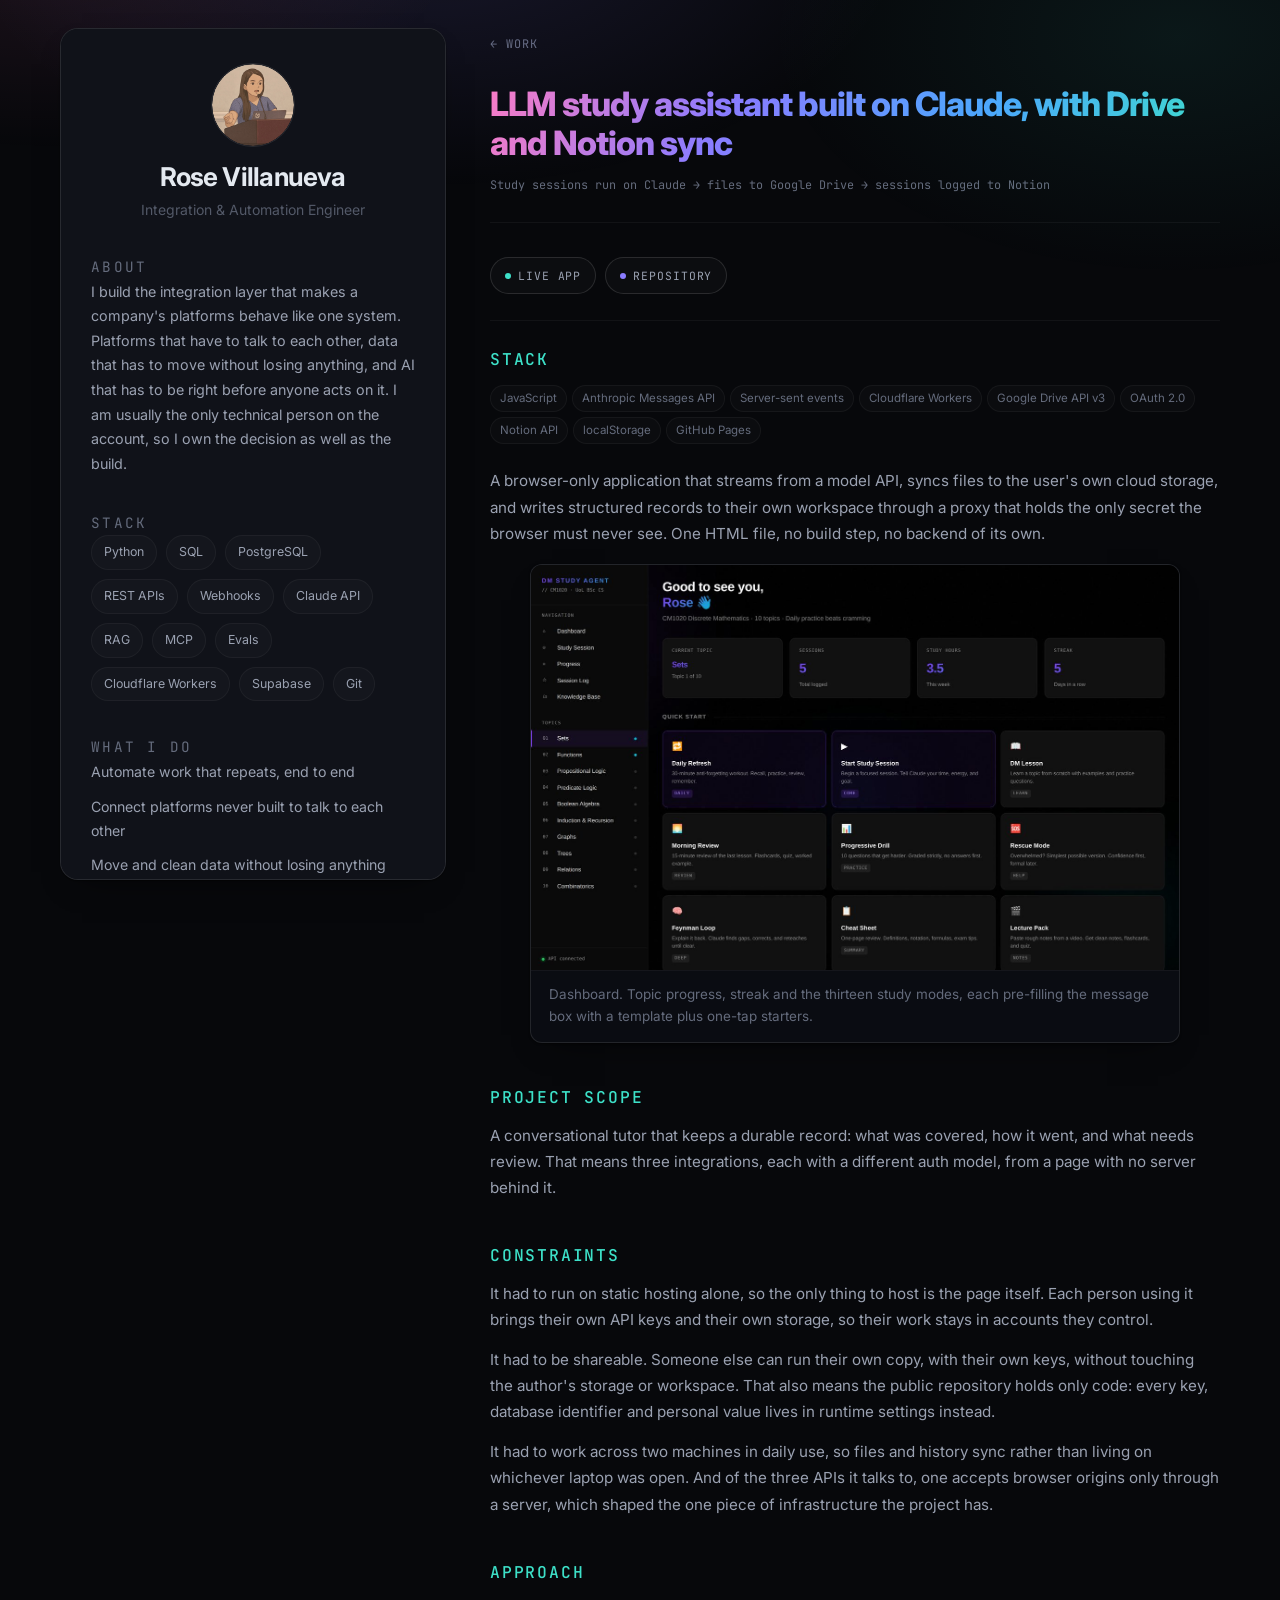
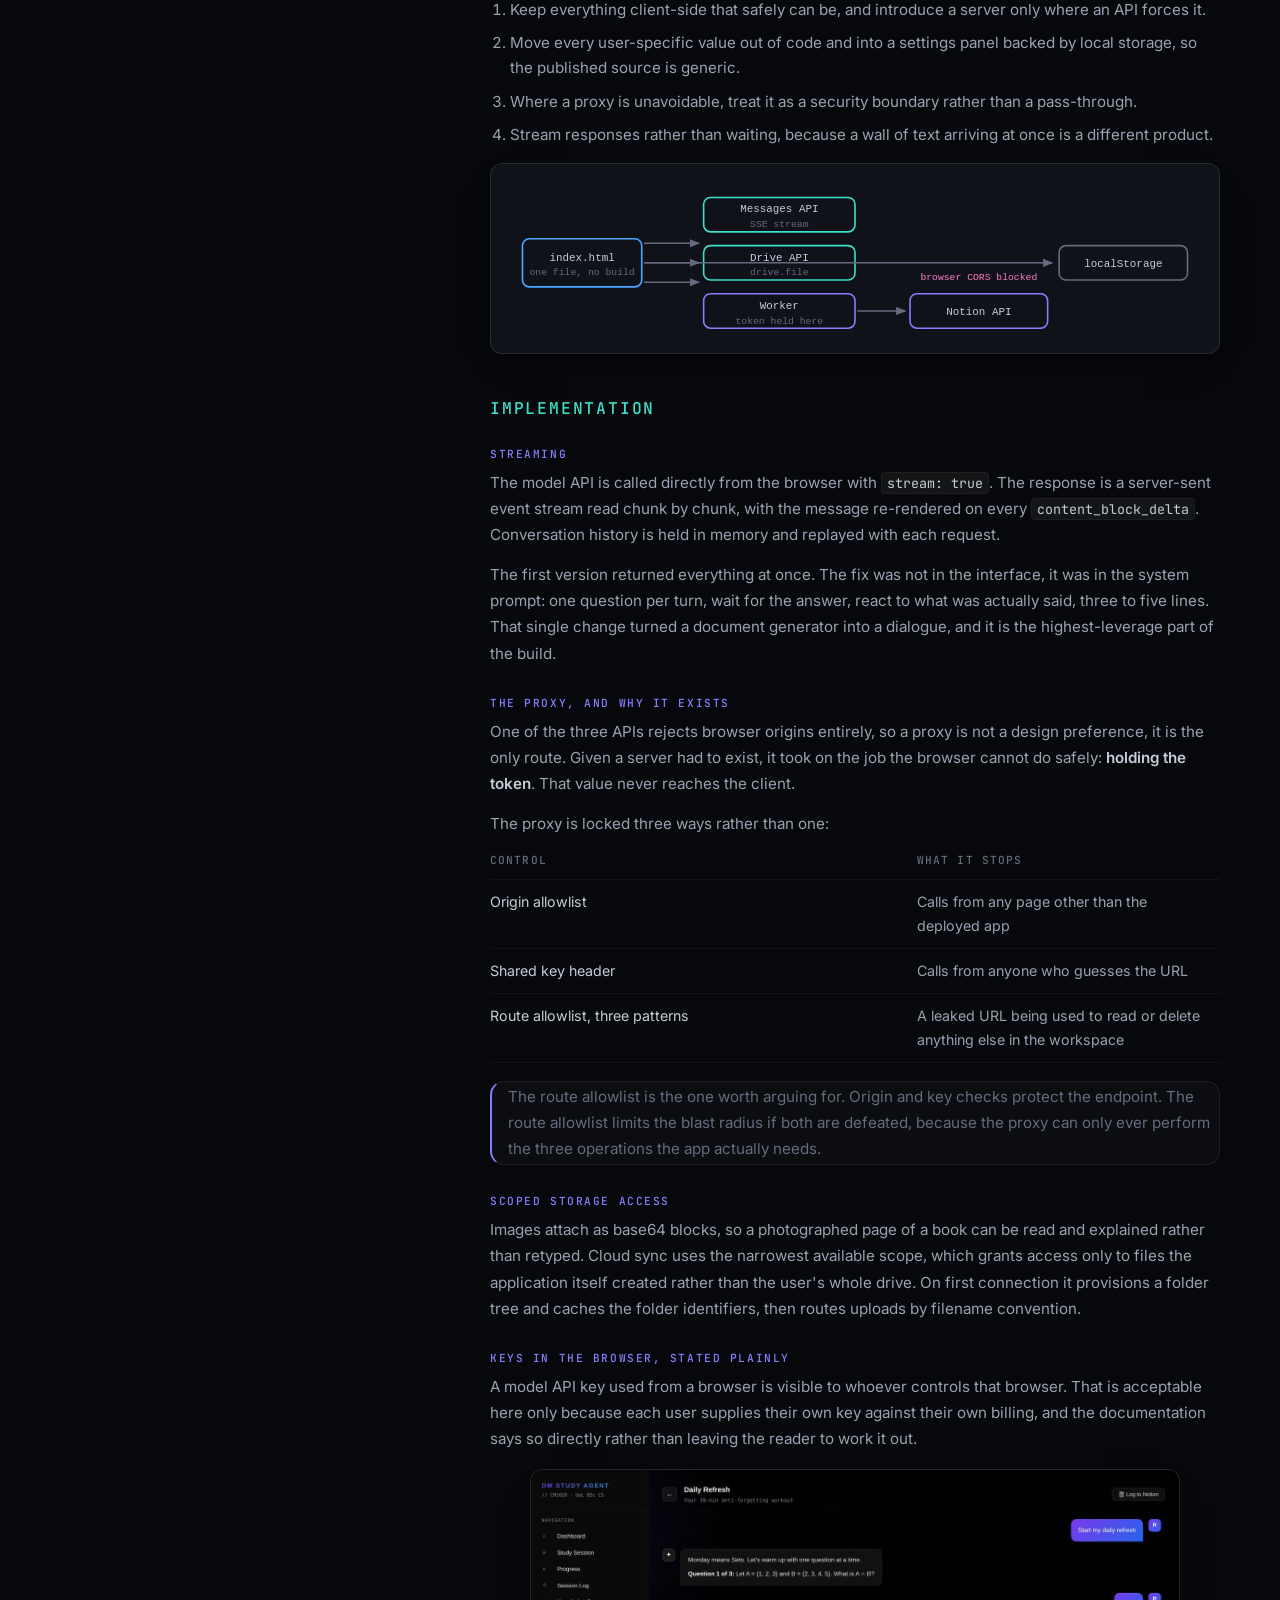
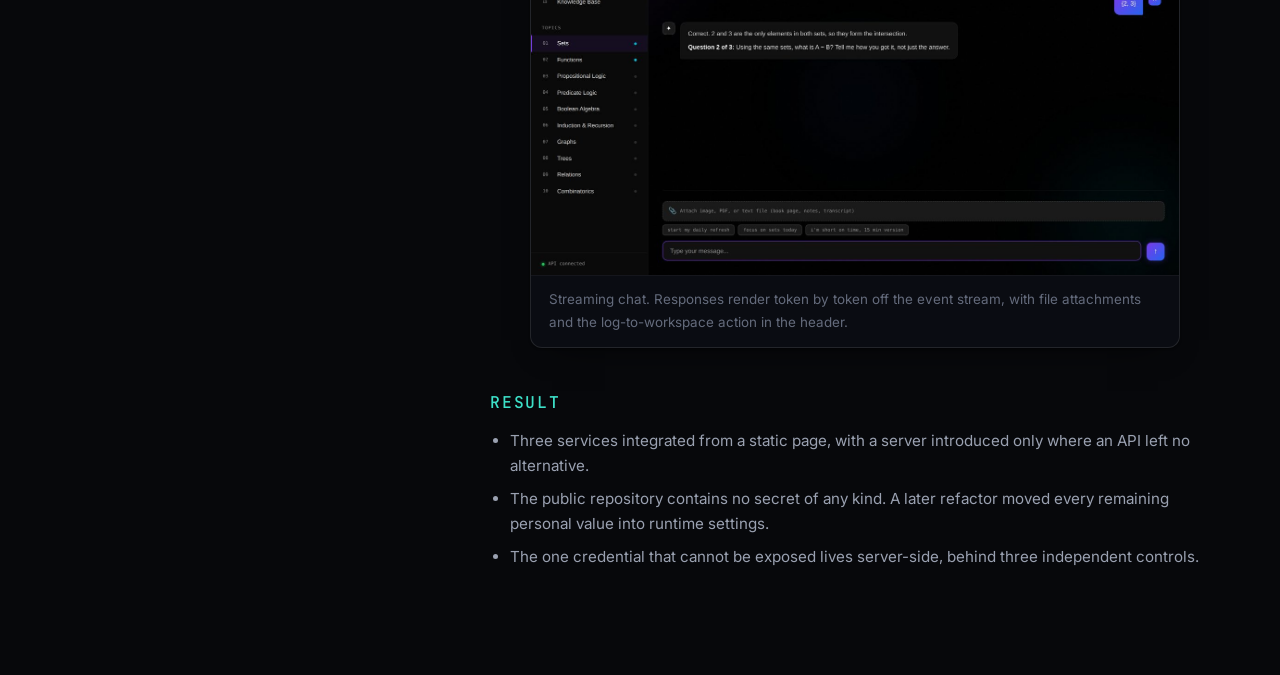
<file: dm-study-agent.html>
<!DOCTYPE html>
<html lang="en"><head><meta charset="utf-8"><meta name="viewport" content="width=device-width, initial-scale=1">
<title>LLM study assistant built on Claude, with Drive and Notion sync, Rose Villanueva</title><meta name="description" content="A browser-based LLM study assistant built on Claude. Files sync to the user's own Google Drive and structured records to their own Notion, through a proxy that holds the only secret the browser must never see.">
<link rel="preconnect" href="https://fonts.googleapis.com"><link rel="preconnect" href="https://fonts.gstatic.com" crossorigin>
<link href="https://fonts.googleapis.com/css2?family=Inter:wght@400;500;600;700;800&family=JetBrains+Mono:wght@400;500&display=swap" rel="stylesheet">
<link rel="stylesheet" href="styles.css?v=338d6084"></head><body>
<div class="layout">
  <aside class="aside">
    <div class="avatar"><img src="avatar.png" alt="Rose Villanueva speaking at a conference"></div>
    <a class="side-name" href="index.html">Rose Villanueva</a>
    <p class="side-sub">Integration &amp; Automation Engineer</p>

    <div class="side-block">
      <p class="side-label">About</p>
      <p>
        I build the integration layer that makes a company's platforms behave like one system.
        Platforms that have to talk to each other, data that has to move without losing anything,
        and AI that has to be right before anyone acts on it. I am usually the only technical
        person on the account, so I own the decision as well as the build.
      </p>
    </div>

    <div class="side-block">
      <p class="side-label">Stack</p>
      <div class="chips">
        <span class="chip">Python</span>
        <span class="chip">SQL</span>
        <span class="chip">PostgreSQL</span>
        <span class="chip">REST APIs</span>
        <span class="chip">Webhooks</span>
        <span class="chip">Claude API</span>
        <span class="chip">RAG</span>
        <span class="chip">MCP</span>
        <span class="chip">Evals</span>
        <span class="chip">Cloudflare Workers</span>
        <span class="chip">Supabase</span>
        <span class="chip">Git</span>
      </div>
    </div>

    <div class="side-block">
      <p class="side-label">What I do</p>
      <ul class="side-rows">
        <li>Automate work that repeats, end to end</li>
        <li>Connect platforms never built to talk to each other</li>
        <li>Move and clean data without losing anything</li>
        <li>Design LLM agents, RAG retrieval and the instruction sets behind them</li>
        <li>Apply instructional design to systems people have to learn</li>
        <li>Document systems so a team can run them without me</li>
      </ul>
    </div>

    <div class="side-block">
      <p class="side-label">What I build</p>
      <ul class="side-rows">
        <li>LLM agents, MCP servers, skills and RAG retrieval layers</li>
        <li>Data pipelines and scheduled jobs</li>
        <li>Courses and the platforms that deliver them</li>
        <li>Directory and membership platforms</li>
        <li>Approval and review workflows</li>
        <li>Email lifecycle and outreach automation</li>
        <li>Internal tools and admin sites</li>
      </ul>
    </div>

    <div class="side-block">
      <p class="side-label">Contact</p>
      <ul class="side-rows">
        <li><a href="https://github.com/rosevillanuevadev">github.com/rosevillanuevadev</a></li>
      </ul>
    </div>

    <div class="side-block">
      <p class="side-label">Speaking</p>
      <ul class="side-rows speaking">
        <li>Support Driven Expo <span>Chicago</span></li>
        <li>WordCamp Vienna <span>Austria</span></li>
        <li>WooCommerce Workshop <span>Singapore</span></li>
      </ul>
    </div>
  </aside>
  <main class="main-col paper">
    <a href="index.html" class="crumb">&larr; Work</a>
    <h1 class="paper-title">LLM study assistant built on Claude, with Drive and Notion sync</h1>
    <div class="paper-meta"><span>Study sessions run on Claude &rarr; files to Google Drive &rarr; sessions logged to Notion</span></div>
    <div class="links-row">
      <a class="lnk live" href="https://rosevillanuevadev.github.io/dm-study-agent" target="_blank" rel="noopener">Live app</a>
      <a class="lnk repo" href="https://github.com/rosevillanuevadev/dm-study-agent" target="_blank" rel="noopener">Repository</a>
    </div>
    <h2>Stack</h2>
    <div class="chips stack-row"><span class="chip">JavaScript</span><span class="chip">Anthropic Messages API</span><span class="chip">Server-sent events</span><span class="chip">Cloudflare Workers</span><span class="chip">Google Drive API v3</span><span class="chip">OAuth 2.0</span><span class="chip">Notion API</span><span class="chip">localStorage</span><span class="chip">GitHub Pages</span></div>
    <p>A browser-only application that streams from a model API, syncs files to the user's own cloud storage, and writes structured records to their own workspace through a proxy that holds the only secret the browser must never see. One HTML file, no build step, no backend of its own.</p>
    <figure class="shot"><img src="shots/dm-study-agent-dashboard.jpg" alt="Dashboard. Topic progress, streak and the thirteen study modes, each p" loading="lazy"><figcaption>Dashboard. Topic progress, streak and the thirteen study modes, each pre-filling the message box with a template plus one-tap starters.</figcaption></figure>

    <h2>Project scope</h2>
    <p>
      A conversational tutor that keeps a durable record: what was covered, how it went, and
      what needs review. That means three integrations, each with a different auth model, from
      a page with no server behind it.
    </p>
    <h2>Constraints</h2>
    <p>
      It had to run on static hosting alone, so the only thing to host is the page itself. Each person using it brings their own API keys and their own storage, so their work
      stays in accounts they control.
    </p>
    <p>
      It had to be shareable. Someone else can run their own copy, with their own keys, without
      touching the author's storage or workspace. That also means the public repository holds only
      code: every key, database identifier and personal value lives in runtime settings instead.
    </p>
    <p>
      It had to work across two machines in daily use, so files and history sync rather than living
      on whichever laptop was open. And of the three APIs it talks to, one accepts browser origins
      only through a server, which shaped the one piece of infrastructure the project has.
    </p>

    <h2>Approach</h2>
    <ol>
      <li>Keep everything client-side that safely can be, and introduce a server only where an API forces it.</li>
      <li>Move every user-specific value out of code and into a settings panel backed by local storage, so the published source is generic.</li>
      <li>Where a proxy is unavoidable, treat it as a security boundary rather than a pass-through.</li>
      <li>Stream responses rather than waiting, because a wall of text arriving at once is a different product.</li>
    </ol>
    <figure class="fig"><svg viewBox="0 0 600 132" role="img" aria-label="A single HTML file in the browser calls the model API directly, Drive directly, and Notion through a Worker that holds the token."><defs><marker id="s1" viewBox="0 0 10 8" refX="9" refY="4" markerWidth="7" markerHeight="6" orient="auto"><polygon points="0,0 10,4 0,8" fill="var(--text-dim)"/></marker></defs><g font-family="ui-monospace,SFMono-Regular,Menlo,monospace" font-size="9.5" text-anchor="middle"><rect x="10" y="46" width="104" height="42" rx="6" fill="none" stroke="var(--blue)" stroke-width="1.4"/><text x="62.0" y="65.0" fill="var(--text-strong)">index.html</text><text x="62.0" y="78.0" fill="var(--text-dim)" font-size="8.5">one file, no build</text><path d="M116 50 H164" fill="none" stroke="var(--text-dim)" stroke-width="1.3" marker-end="url(#s1)"/><path d="M116 67 H164" fill="none" stroke="var(--text-dim)" stroke-width="1.3" marker-end="url(#s1)"/><path d="M116 84 H164" fill="none" stroke="var(--text-dim)" stroke-width="1.3" marker-end="url(#s1)"/><rect x="168" y="10" width="132" height="30" rx="6" fill="none" stroke="var(--teal)" stroke-width="1.4"/><text x="234.0" y="23.0" fill="var(--text-strong)">Messages API</text><text x="234.0" y="36.0" fill="var(--text-dim)" font-size="8.5">SSE stream</text><rect x="168" y="52" width="132" height="30" rx="6" fill="none" stroke="var(--teal)" stroke-width="1.4"/><text x="234.0" y="65.0" fill="var(--text-strong)">Drive API</text><text x="234.0" y="78.0" fill="var(--text-dim)" font-size="8.5">drive.file</text><rect x="168" y="94" width="132" height="30" rx="6" fill="none" stroke="var(--violet)" stroke-width="1.4"/><text x="234.0" y="107.0" fill="var(--text-strong)">Worker</text><text x="234.0" y="120.0" fill="var(--text-dim)" font-size="8.5">token held here</text><path d="M302 109 H344" fill="none" stroke="var(--text-dim)" stroke-width="1.3" marker-end="url(#s1)"/><rect x="348" y="94" width="120" height="30" rx="6" fill="none" stroke="var(--violet)" stroke-width="1.4"/><text x="408.0" y="112.5" fill="var(--text-strong)">Notion API</text><text x="408" y="82" fill="var(--pink)" font-size="8.5">browser CORS blocked</text><rect x="478" y="52" width="112" height="30" rx="6" fill="none" stroke="var(--text-dim)" stroke-width="1.4"/><text x="534.0" y="70.5" fill="var(--text-strong)">localStorage</text><path d="M116 67 H472" fill="none" stroke="var(--text-dim)" stroke-width="1.3" marker-end="url(#s1)"/></g></svg></figure>

    <h2>Implementation</h2>

    <h3>Streaming</h3>
    <p>
      The model API is called directly from the browser with <code>stream: true</code>. The
      response is a server-sent event stream read chunk by chunk, with the message re-rendered
      on every <code>content_block_delta</code>. Conversation history is held in memory and
      replayed with each request.
    </p>
    <p>
      The first version returned everything at once. The fix was not in the interface, it was in
      the system prompt: one question per turn, wait for the answer, react to what was actually
      said, three to five lines. That single change turned a document generator into a dialogue,
      and it is the highest-leverage part of the build.
    </p>

    <h3>The proxy, and why it exists</h3>
    <p>
      One of the three APIs rejects browser origins entirely, so a proxy is not a design
      preference, it is the only route. Given a server had to exist, it took on the job the
      browser cannot do safely: <strong>holding the token</strong>. That value never reaches the
      client.
    </p>
    <p>The proxy is locked three ways rather than one:</p>
    <table>
      <thead><tr><th>Control</th><th>What it stops</th></tr></thead>
      <tbody>
        <tr><td>Origin allowlist</td><td>Calls from any page other than the deployed app</td></tr>
        <tr><td>Shared key header</td><td>Calls from anyone who guesses the URL</td></tr>
        <tr><td>Route allowlist, three patterns</td><td>A leaked URL being used to read or delete anything else in the workspace</td></tr>
      </tbody>
    </table>
    <p class="note">
      The route allowlist is the one worth arguing for. Origin and key checks protect the
      endpoint. The route allowlist limits the blast radius if both are defeated, because the
      proxy can only ever perform the three operations the app actually needs.
    </p>

    <h3>Scoped storage access</h3>
    <p>
      Images attach as base64 blocks, so a photographed page of a book can be read and explained
      rather than retyped. Cloud sync uses the narrowest available scope, which grants access only
      to files the application itself created rather than the user's whole drive. On first connection it
      provisions a folder tree and caches the folder identifiers, then routes uploads by
      filename convention.
    </p>

    <h3>Keys in the browser, stated plainly</h3>
    <p>
      A model API key used from a browser is visible to whoever controls that browser. That is
      acceptable here only because each user supplies their own key against their own billing,
      and the documentation says so directly rather than leaving the reader to work it out.
    </p>

    <div class="shots">
      <figure class="shot"><img src="shots/dm-study-agent-chat.jpg" alt="Streaming chat. Responses render token by token off the event stream, " loading="lazy"><figcaption>Streaming chat. Responses render token by token off the event stream, with file attachments and the log-to-workspace action in the header.</figcaption></figure>
    </div>

    <h2>Result</h2>
    <ul>
      <li>Three services integrated from a static page, with a server introduced only where an API left no alternative.</li>
      <li>The public repository contains no secret of any kind. A later refactor moved every remaining personal value into runtime settings.</li>
      <li>The one credential that cannot be exposed lives server-side, behind three independent controls.</li>
    </ul>

  </main>
</div></body></html>
</file>
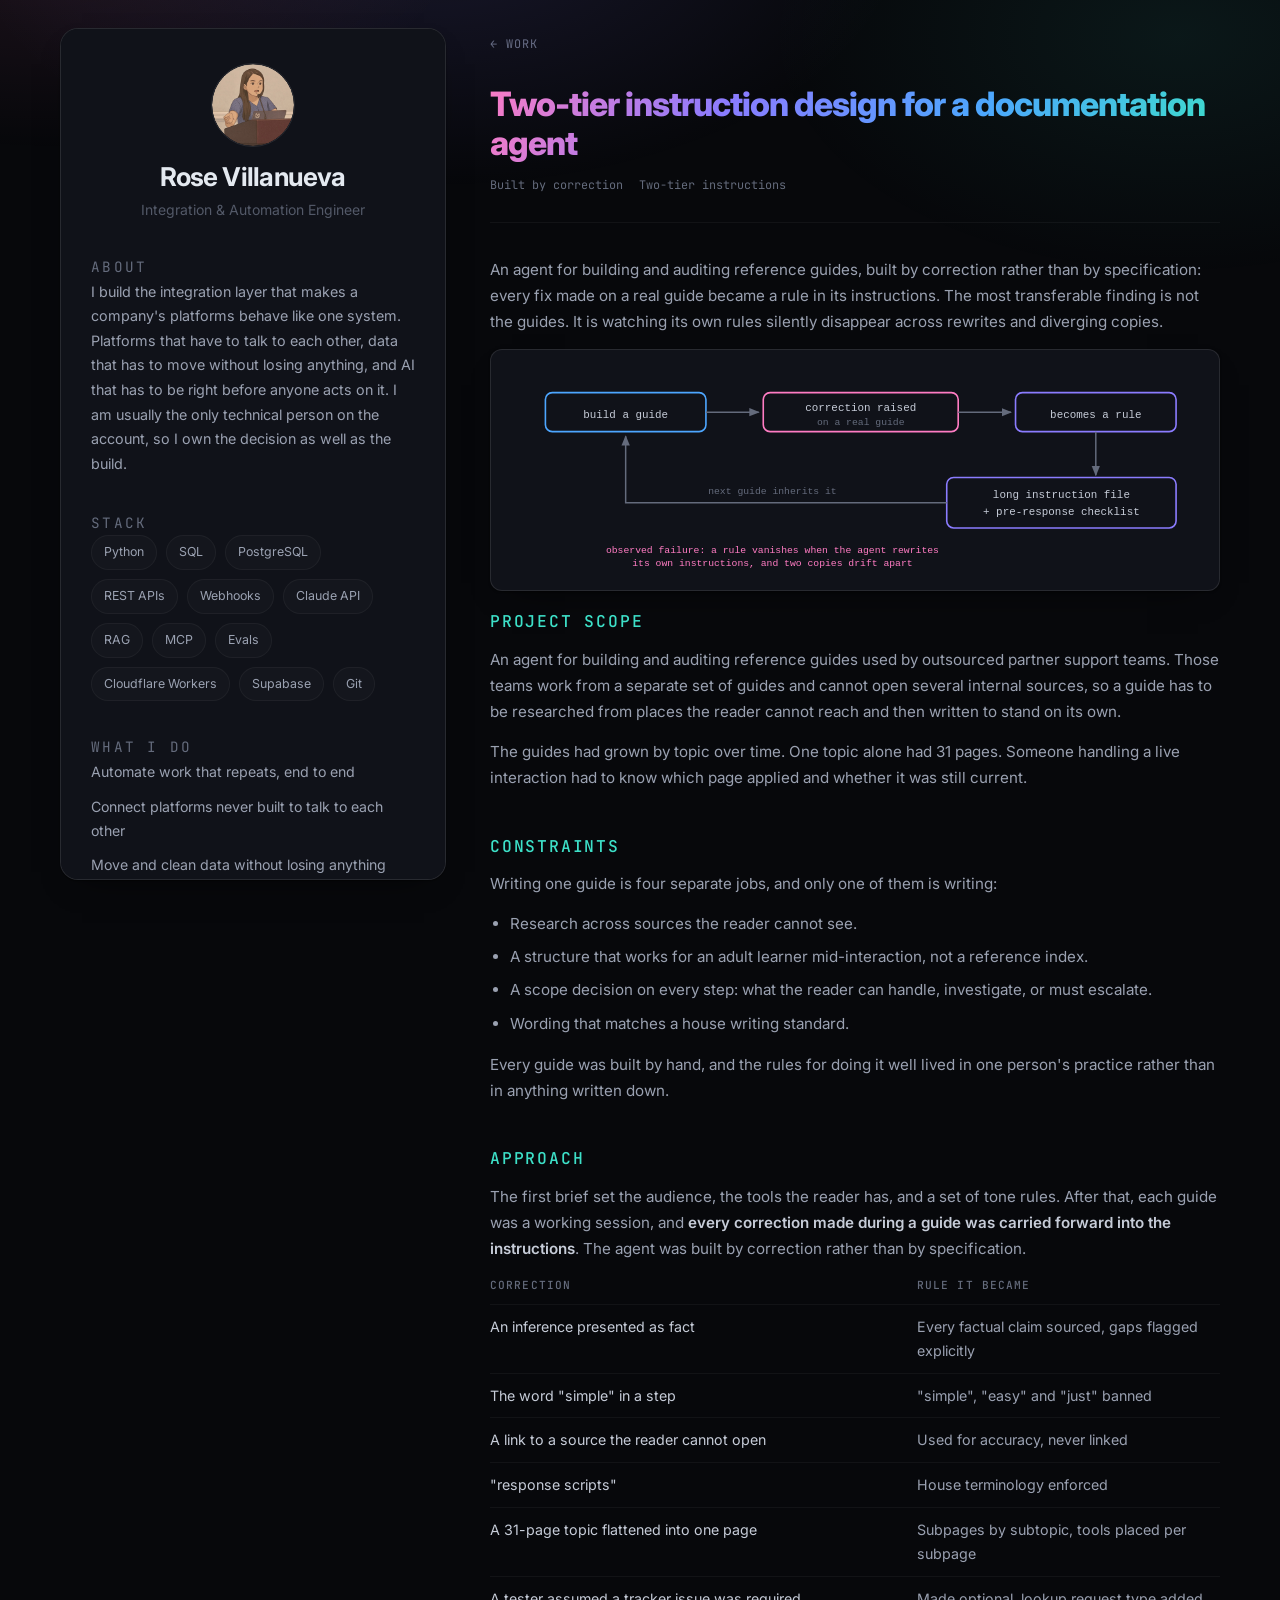
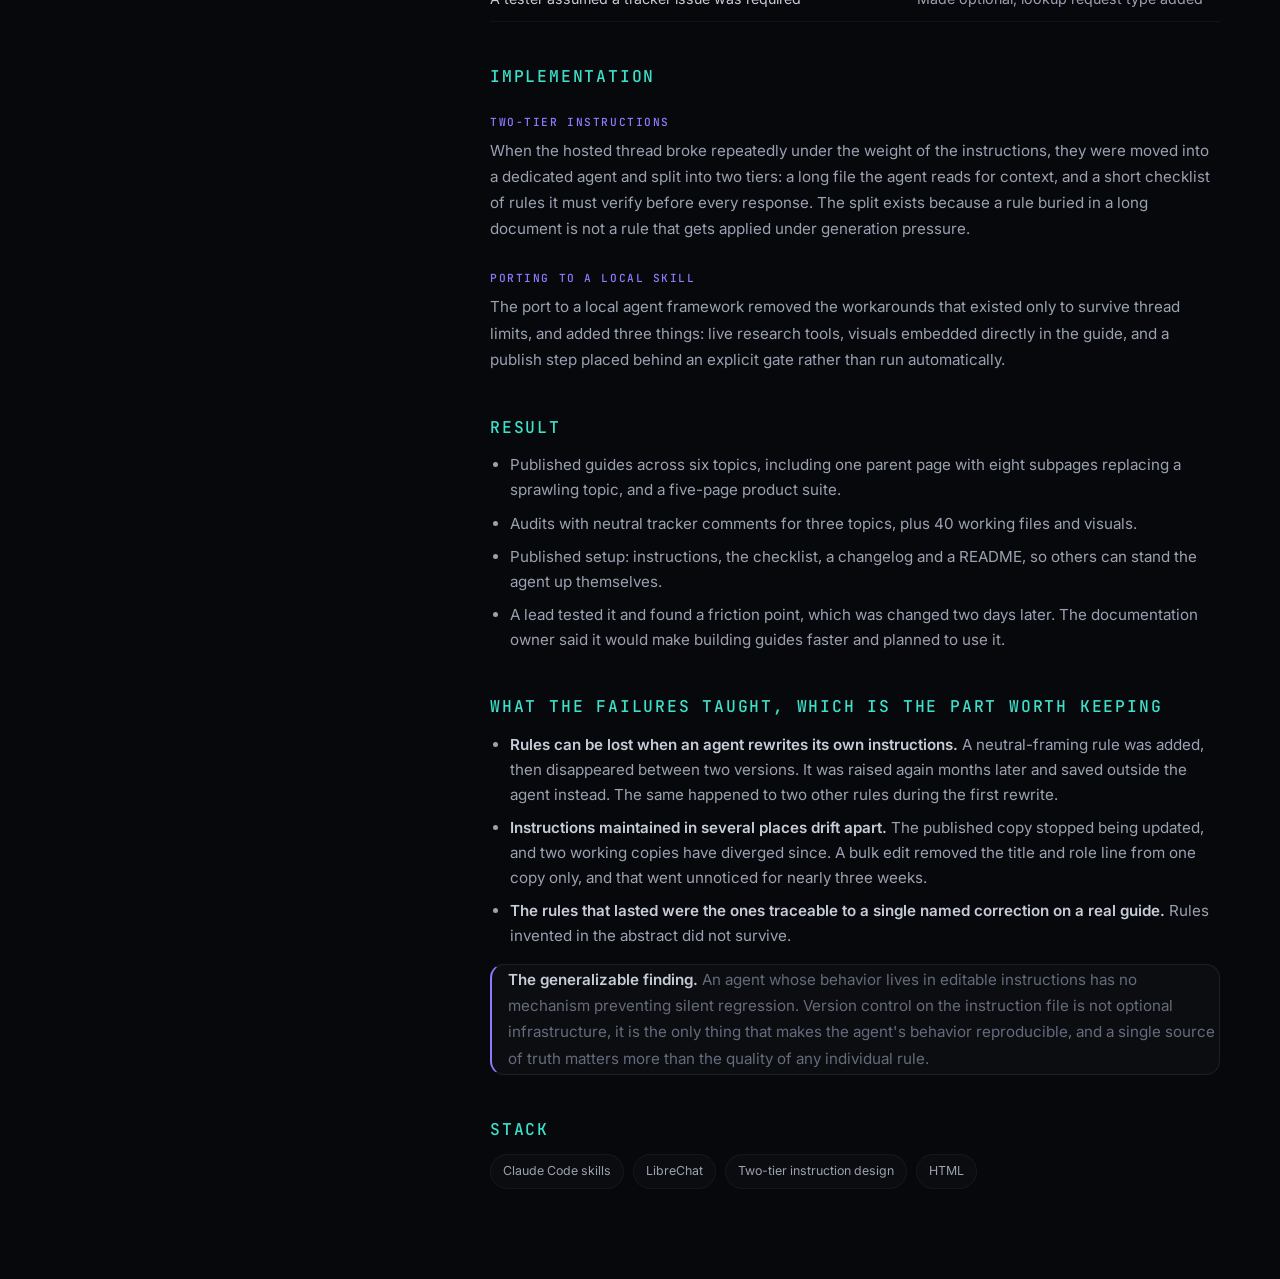
<file: doc-agent.html>
<!DOCTYPE html>
<html lang="en">
<head>
<meta charset="utf-8">
<meta name="viewport" content="width=device-width, initial-scale=1">
<title>Two-tier instruction design for a documentation agent, Rose Villanueva</title>
<meta name="description" content="An agent for building reference guides, built by correction rather than specification. Its most transferable finding is how its own rules silently disappeared across rewrites and diverging copies.">
<link rel="preconnect" href="https://fonts.googleapis.com">
<link rel="preconnect" href="https://fonts.gstatic.com" crossorigin>
<link href="https://fonts.googleapis.com/css2?family=Inter:wght@400;500;600;700;800&family=JetBrains+Mono:wght@400;500&display=swap" rel="stylesheet">
<link rel="stylesheet" href="styles.css?v=338d6084">
</head>
<body>
<div class="layout">
  <aside class="aside">
    <div class="avatar"><img src="avatar.png" alt="Rose Villanueva speaking at a conference"></div>
    <a class="side-name" href="index.html">Rose Villanueva</a>
    <p class="side-sub">Integration &amp; Automation Engineer</p>

    <div class="side-block">
      <p class="side-label">About</p>
      <p>
        I build the integration layer that makes a company's platforms behave like one system.
        Platforms that have to talk to each other, data that has to move without losing anything,
        and AI that has to be right before anyone acts on it. I am usually the only technical
        person on the account, so I own the decision as well as the build.
      </p>
    </div>

    <div class="side-block">
      <p class="side-label">Stack</p>
      <div class="chips">
        <span class="chip">Python</span>
        <span class="chip">SQL</span>
        <span class="chip">PostgreSQL</span>
        <span class="chip">REST APIs</span>
        <span class="chip">Webhooks</span>
        <span class="chip">Claude API</span>
        <span class="chip">RAG</span>
        <span class="chip">MCP</span>
        <span class="chip">Evals</span>
        <span class="chip">Cloudflare Workers</span>
        <span class="chip">Supabase</span>
        <span class="chip">Git</span>
      </div>
    </div>

    <div class="side-block">
      <p class="side-label">What I do</p>
      <ul class="side-rows">
        <li>Automate work that repeats, end to end</li>
        <li>Connect platforms never built to talk to each other</li>
        <li>Move and clean data without losing anything</li>
        <li>Design LLM agents, RAG retrieval and the instruction sets behind them</li>
        <li>Apply instructional design to systems people have to learn</li>
        <li>Document systems so a team can run them without me</li>
      </ul>
    </div>

    <div class="side-block">
      <p class="side-label">What I build</p>
      <ul class="side-rows">
        <li>LLM agents, MCP servers, skills and RAG retrieval layers</li>
        <li>Data pipelines and scheduled jobs</li>
        <li>Courses and the platforms that deliver them</li>
        <li>Directory and membership platforms</li>
        <li>Approval and review workflows</li>
        <li>Email lifecycle and outreach automation</li>
        <li>Internal tools and admin sites</li>
      </ul>
    </div>

    <div class="side-block">
      <p class="side-label">Contact</p>
      <ul class="side-rows">
        <li><a href="https://github.com/rosevillanuevadev">github.com/rosevillanuevadev</a></li>
      </ul>
    </div>

    <div class="side-block">
      <p class="side-label">Speaking</p>
      <ul class="side-rows speaking">
        <li>Support Driven Expo <span>Chicago</span></li>
        <li>WordCamp Vienna <span>Austria</span></li>
        <li>WooCommerce Workshop <span>Singapore</span></li>
      </ul>
    </div>
  </aside>
  <main class="main-col paper">
    <a href="index.html" class="crumb">&larr; Work</a>
    <h1 class="paper-title">Two-tier instruction design for a documentation agent</h1>
    <div class="paper-meta"><span>Built by correction</span><span>Two-tier instructions</span></div>
    <p>
      An agent for building and auditing reference guides, built by correction rather than by
      specification: every fix made on a real guide became a rule in its instructions. The most
      transferable finding is not the guides. It is watching its own rules silently disappear
      across rewrites and diverging copies.
    </p>
    <figure class="fig"><svg viewBox="0 0 600 176" role="img" aria-label="A guide is built, a correction is raised on the real guide, the correction becomes a rule in a two-tier instruction set, and the next guide inherits it. The observed failure is rules disappearing when the agent rewrites its own instructions."><defs><marker id="d1" viewBox="0 0 10 8" refX="9" refY="4" markerWidth="7" markerHeight="6" orient="auto"><polygon points="0,0 10,4 0,8" fill="var(--text-dim)"/></marker></defs><g font-family="ui-monospace,SFMono-Regular,Menlo,monospace" font-size="9.5" text-anchor="middle"><rect x="30" y="18" width="140" height="34" rx="6" fill="none" stroke="var(--blue)" stroke-width="1.4"/><text x="100" y="40" fill="var(--text-strong)">build a guide</text><path d="M170 35 H216" fill="none" stroke="var(--text-dim)" stroke-width="1.3" marker-end="url(#d1)"/><rect x="220" y="18" width="170" height="34" rx="6" fill="none" stroke="var(--pink)" stroke-width="1.4"/><text x="305" y="34" fill="var(--text-strong)">correction raised</text><text x="305" y="46" fill="var(--text-dim)" font-size="8.5">on a real guide</text><path d="M390 35 H436" fill="none" stroke="var(--text-dim)" stroke-width="1.3" marker-end="url(#d1)"/><rect x="440" y="18" width="140" height="34" rx="6" fill="none" stroke="var(--violet)" stroke-width="1.4"/><text x="510" y="40" fill="var(--text-strong)">becomes a rule</text><path d="M510 52 V90" fill="none" stroke="var(--text-dim)" stroke-width="1.3" marker-end="url(#d1)"/><rect x="380" y="92" width="200" height="44" rx="6" fill="none" stroke="var(--violet)" stroke-width="1.4"/><text x="480" y="110" fill="var(--text-strong)">long instruction file</text><text x="480" y="125" fill="var(--text-strong)">+ pre-response checklist</text><path d="M380 114 H100 V56" fill="none" stroke="var(--text-dim)" stroke-width="1.3" marker-end="url(#d1)"/><text x="228" y="106" fill="var(--text-dim)" font-size="8.5">next guide inherits it</text><text x="228" y="158" fill="var(--pink)" font-size="8.5">observed failure: a rule vanishes when the agent rewrites</text><text x="228" y="169" fill="var(--pink)" font-size="8.5">its own instructions, and two copies drift apart</text></g></svg></figure>
    <h2>Project scope</h2>
    <p>
      An agent for building and auditing reference guides used by outsourced partner support
      teams. Those teams work from a separate set of guides and cannot open several internal
      sources, so a guide has to be researched from places the reader cannot reach and then
      written to stand on its own.
    </p>
    <p>
      The guides had grown by topic over time. One topic alone had 31 pages. Someone handling a
      live interaction had to know which page applied and whether it was still current.
    </p>
    <h2>Constraints</h2>
    <p>Writing one guide is four separate jobs, and only one of them is writing:</p>
    <ul>
      <li>Research across sources the reader cannot see.</li>
      <li>A structure that works for an adult learner mid-interaction, not a reference index.</li>
      <li>A scope decision on every step: what the reader can handle, investigate, or must escalate.</li>
      <li>Wording that matches a house writing standard.</li>
    </ul>
    <p>
      Every guide was built by hand, and the rules for doing it well lived in one person's
      practice rather than in anything written down.
    </p>
    <h2>Approach</h2>
    <p>
      The first brief set the audience, the tools the reader has, and a set of tone rules.
      After that, each guide was a working session, and <strong>every correction made during a
      guide was carried forward into the instructions</strong>. The agent was built by
      correction rather than by specification.
    </p>
    <table>
      <thead><tr><th>Correction</th><th>Rule it became</th></tr></thead>
      <tbody>
        <tr><td>An inference presented as fact</td><td>Every factual claim sourced, gaps flagged explicitly</td></tr>
        <tr><td>The word "simple" in a step</td><td>"simple", "easy" and "just" banned</td></tr>
        <tr><td>A link to a source the reader cannot open</td><td>Used for accuracy, never linked</td></tr>
        <tr><td>"response scripts"</td><td>House terminology enforced</td></tr>
        <tr><td>A 31-page topic flattened into one page</td><td>Subpages by subtopic, tools placed per subpage</td></tr>
        <tr><td>A tester assumed a tracker issue was required</td><td>Made optional, lookup request type added</td></tr>
      </tbody>
    </table>
    <h2>Implementation</h2>
    <h3>Two-tier instructions</h3>
    <p>
      When the hosted thread broke repeatedly under the weight of the instructions, they were
      moved into a dedicated agent and split into two tiers: a long file the agent reads for
      context, and a short checklist of rules it must verify before every response. The split
      exists because a rule buried in a long document is not a rule that gets applied under
      generation pressure.
    </p>
    <h3>Porting to a local skill</h3>
    <p>
      The port to a local agent framework removed the workarounds that existed only to survive
      thread limits, and added three things: live research tools, visuals embedded directly in
      the guide, and a publish step placed behind an explicit gate rather than run
      automatically.
    </p>
    <h2>Result</h2>
    <ul>
      <li>Published guides across six topics, including one parent page with eight subpages replacing a sprawling topic, and a five-page product suite.</li>
      <li>Audits with neutral tracker comments for three topics, plus 40 working files and visuals.</li>
      <li>Published setup: instructions, the checklist, a changelog and a README, so others can stand the agent up themselves.</li>
      <li>A lead tested it and found a friction point, which was changed two days later. The documentation owner said it would make building guides faster and planned to use it.</li>
    </ul>
    <h2>What the failures taught, which is the part worth keeping</h2>
    <ul>
      <li><strong>Rules can be lost when an agent rewrites its own instructions.</strong> A neutral-framing rule was added, then disappeared between two versions. It was raised again months later and saved outside the agent instead. The same happened to two other rules during the first rewrite.</li>
      <li><strong>Instructions maintained in several places drift apart.</strong> The published copy stopped being updated, and two working copies have diverged since. A bulk edit removed the title and role line from one copy only, and that went unnoticed for nearly three weeks.</li>
      <li><strong>The rules that lasted were the ones traceable to a single named correction on a real guide.</strong> Rules invented in the abstract did not survive.</li>
    </ul>
    <p class="note">
      <strong>The generalizable finding.</strong> An agent whose behavior lives in editable
      instructions has no mechanism preventing silent regression. Version control on the
      instruction file is not optional infrastructure, it is the only thing that makes the
      agent's behavior reproducible, and a single source of truth matters more than the quality
      of any individual rule.
    </p>
    <h2>Stack</h2>
    <div class="chips"><span class="chip">Claude Code skills</span><span class="chip">LibreChat</span><span class="chip">Two-tier instruction design</span><span class="chip">HTML</span></div>

  </main>
</div>
</body>
</html>
</file>
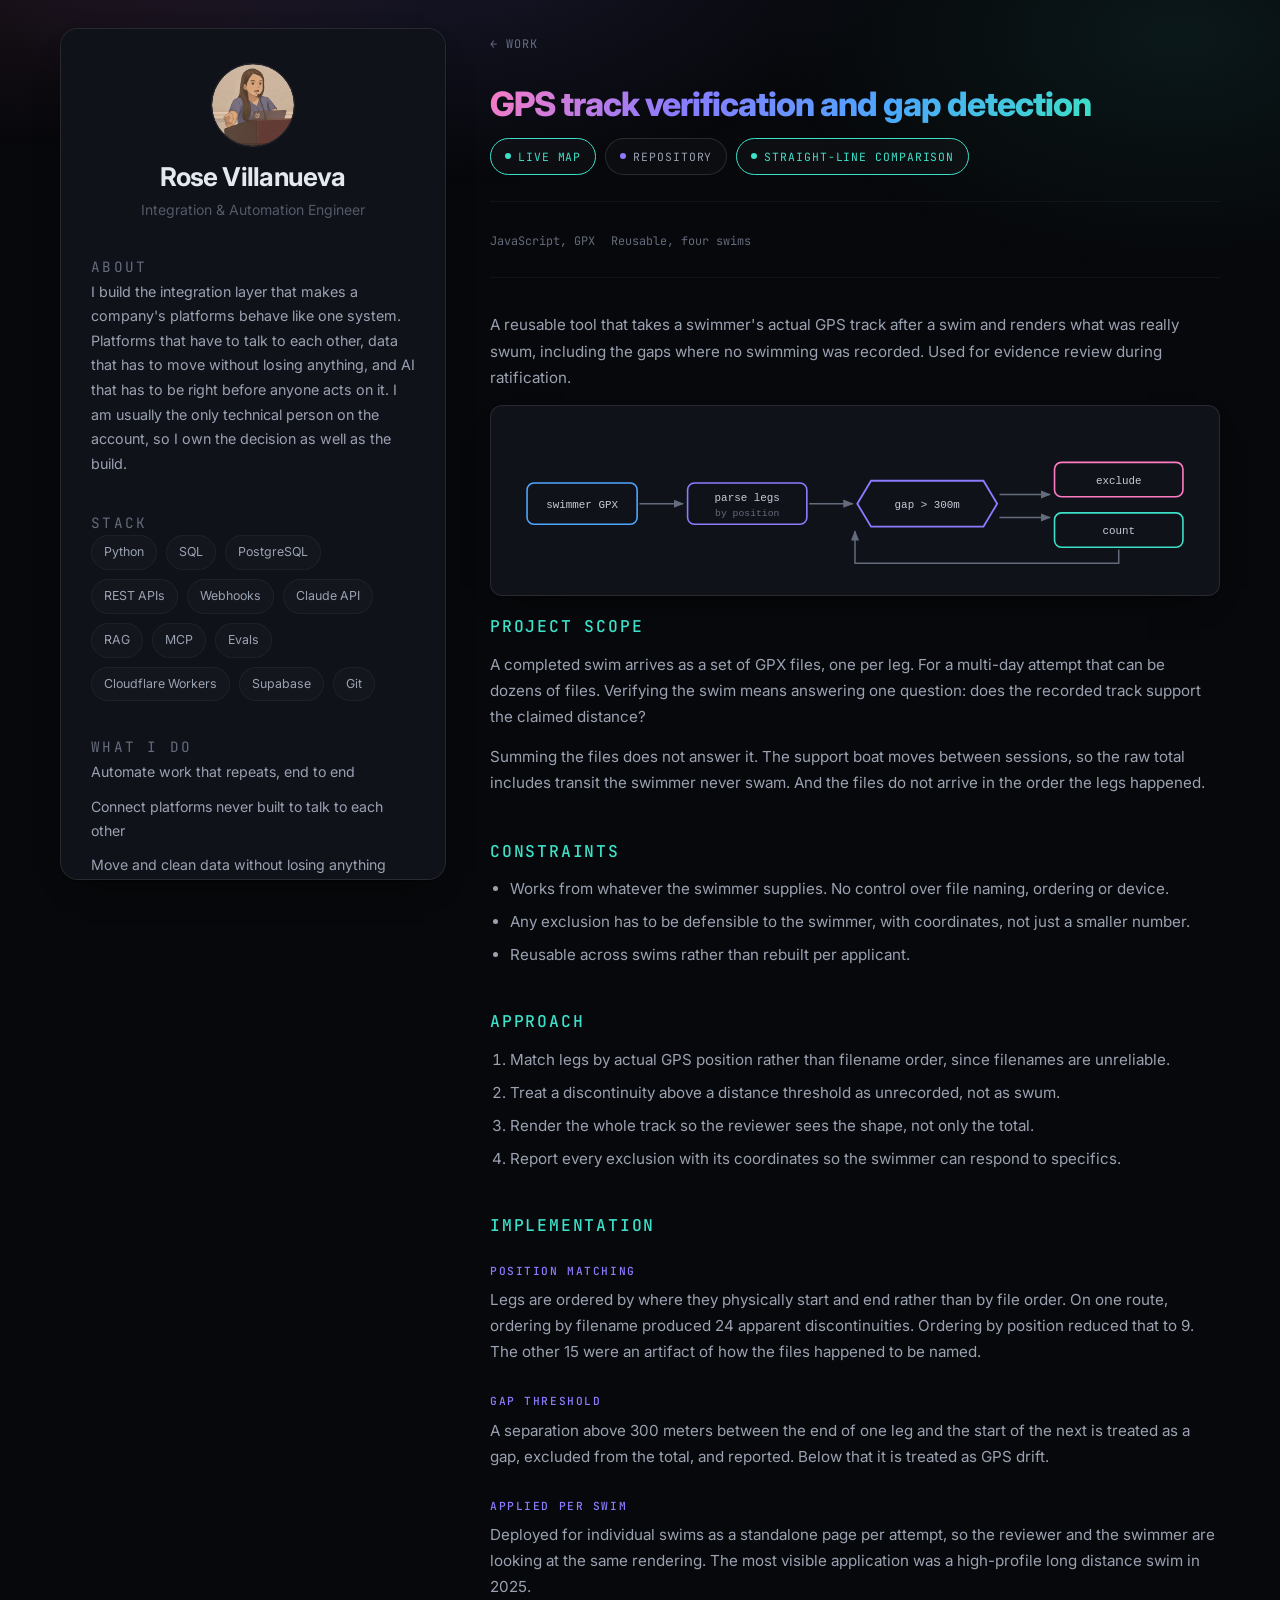
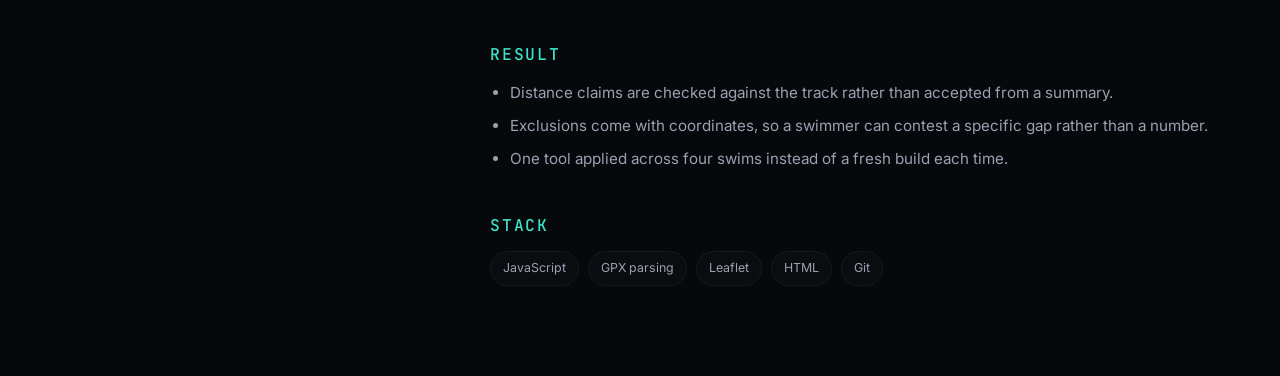
<file: post-swim-mapping.html>
<!DOCTYPE html>
<html lang="en">
<head>
<meta charset="utf-8">
<meta name="viewport" content="width=device-width, initial-scale=1">
<title>GPS track verification and gap detection, Rose Villanueva</title>
<meta name="description" content="A reusable tool that takes a swimmer's actual GPS track after a swim and renders what was really swum, including the gaps where no swimming was recorded. Used for evidence review during ratification.">
<link rel="preconnect" href="https://fonts.googleapis.com">
<link rel="preconnect" href="https://fonts.gstatic.com" crossorigin>
<link href="https://fonts.googleapis.com/css2?family=Inter:wght@400;500;600;700;800&family=JetBrains+Mono:wght@400;500&display=swap" rel="stylesheet">
<link rel="stylesheet" href="styles.css?v=338d6084">
</head>
<body>
<div class="layout">
  <aside class="aside">
    <div class="avatar"><img src="avatar.png" alt="Rose Villanueva speaking at a conference"></div>
    <a class="side-name" href="index.html">Rose Villanueva</a>
    <p class="side-sub">Integration &amp; Automation Engineer</p>

    <div class="side-block">
      <p class="side-label">About</p>
      <p>
        I build the integration layer that makes a company's platforms behave like one system.
        Platforms that have to talk to each other, data that has to move without losing anything,
        and AI that has to be right before anyone acts on it. I am usually the only technical
        person on the account, so I own the decision as well as the build.
      </p>
    </div>

    <div class="side-block">
      <p class="side-label">Stack</p>
      <div class="chips">
        <span class="chip">Python</span>
        <span class="chip">SQL</span>
        <span class="chip">PostgreSQL</span>
        <span class="chip">REST APIs</span>
        <span class="chip">Webhooks</span>
        <span class="chip">Claude API</span>
        <span class="chip">RAG</span>
        <span class="chip">MCP</span>
        <span class="chip">Evals</span>
        <span class="chip">Cloudflare Workers</span>
        <span class="chip">Supabase</span>
        <span class="chip">Git</span>
      </div>
    </div>

    <div class="side-block">
      <p class="side-label">What I do</p>
      <ul class="side-rows">
        <li>Automate work that repeats, end to end</li>
        <li>Connect platforms never built to talk to each other</li>
        <li>Move and clean data without losing anything</li>
        <li>Design LLM agents, RAG retrieval and the instruction sets behind them</li>
        <li>Apply instructional design to systems people have to learn</li>
        <li>Document systems so a team can run them without me</li>
      </ul>
    </div>

    <div class="side-block">
      <p class="side-label">What I build</p>
      <ul class="side-rows">
        <li>LLM agents, MCP servers, skills and RAG retrieval layers</li>
        <li>Data pipelines and scheduled jobs</li>
        <li>Courses and the platforms that deliver them</li>
        <li>Directory and membership platforms</li>
        <li>Approval and review workflows</li>
        <li>Email lifecycle and outreach automation</li>
        <li>Internal tools and admin sites</li>
      </ul>
    </div>

    <div class="side-block">
      <p class="side-label">Contact</p>
      <ul class="side-rows">
        <li><a href="https://github.com/rosevillanuevadev">github.com/rosevillanuevadev</a></li>
      </ul>
    </div>

    <div class="side-block">
      <p class="side-label">Speaking</p>
      <ul class="side-rows speaking">
        <li>Support Driven Expo <span>Chicago</span></li>
        <li>WordCamp Vienna <span>Austria</span></li>
        <li>WooCommerce Workshop <span>Singapore</span></li>
      </ul>
    </div>
  </aside>
  <main class="main-col paper">
    <a href="index.html" class="crumb">&larr; Work</a>
    <h1 class="paper-title">GPS track verification and gap detection</h1>
    <div class="links-row">
      <a class="lnk demo" href="https://rosevillanuevadev.github.io/Ross-Edgley-Swim-Map/Ross-Edgley-Swim-final-map.html" target="_blank" rel="noopener">Live map</a>
      <a class="lnk repo" href="https://github.com/rosevillanuevadev/Ross-Edgley-Swim-Map" target="_blank" rel="noopener">Repository</a>
      <a class="lnk demo" href="https://rosevillanuevadev.github.io/straight-line-distance-map/SWIM-1029.html" target="_blank" rel="noopener">Straight-line comparison</a>
    </div>
    <div class="paper-meta"><span>JavaScript, GPX</span><span>Reusable, four swims</span></div>
    <p>A reusable tool that takes a swimmer's actual GPS track after a swim and renders what was really swum, including the gaps where no swimming was recorded. Used for evidence review during ratification.</p>
    <figure class="fig"><svg viewBox="0 0 600 132" role="img" aria-label="Swimmer GPX is parsed, matched by position, gaps excluded, and rendered as a route map."><defs><marker id="g1" viewBox="0 0 10 8" refX="9" refY="4" markerWidth="7" markerHeight="6" orient="auto"><polygon points="0,0 10,4 0,8" fill="var(--text-dim)"/></marker></defs><g font-family="ui-monospace,SFMono-Regular,Menlo,monospace" font-size="9.5" text-anchor="middle"><rect x="14" y="48" width="96" height="36" rx="6" fill="none" stroke="var(--blue)" stroke-width="1.4"/><text x="62.0" y="69.5" fill="var(--text-strong)">swimmer GPX</text><path d="M112 66 H150" fill="none" stroke="var(--text-dim)" stroke-width="1.3" marker-end="url(#g1)"/><rect x="154" y="48" width="104" height="36" rx="6" fill="none" stroke="var(--violet)" stroke-width="1.4"/><text x="206.0" y="64.0" fill="var(--text-strong)">parse legs</text><text x="206.0" y="77.0" fill="var(--text-dim)" font-size="8.5">by position</text><path d="M260 66 H298" fill="none" stroke="var(--text-dim)" stroke-width="1.3" marker-end="url(#g1)"/><polygon points="314,46 412,46 424,66.0 412,86 314,86 302,66.0" fill="none" stroke="var(--violet)" stroke-width="1.6"/><text x="363.0" y="69.5" fill="var(--text-strong)">gap > 300m</text><path d="M426 58 H470" fill="none" stroke="var(--text-dim)" stroke-width="1.3" marker-end="url(#g1)"/><path d="M426 78 H470" fill="none" stroke="var(--text-dim)" stroke-width="1.3" marker-end="url(#g1)"/><rect x="474" y="30" width="112" height="30" rx="6" fill="none" stroke="var(--pink)" stroke-width="1.4"/><text x="530.0" y="48.5" fill="var(--text-strong)">exclude</text><rect x="474" y="74" width="112" height="30" rx="6" fill="none" stroke="var(--teal)" stroke-width="1.4"/><text x="530.0" y="92.5" fill="var(--text-strong)">count</text><path d="M530 106 V118 H300 V90" fill="none" stroke="var(--text-dim)" stroke-width="1.3" marker-end="url(#g1)"/><rect x="240" y="90" width="120" height="0" rx="6" fill="none" stroke="var(--text-dim)" stroke-width="1.4"/><text x="300.0" y="93.5" fill="var(--text-strong)"></text></g></svg></figure>
    <h2>Project scope</h2>
    <p>
      A completed swim arrives as a set of GPX files, one per leg. For a multi-day attempt
      that can be dozens of files. Verifying the swim means answering one question: does the
      recorded track support the claimed distance?
    </p>
    <p>
      Summing the files does not answer it. The support boat moves between sessions, so the
      raw total includes transit the swimmer never swam. And the files do not arrive in the
      order the legs happened.
    </p>
    <h2>Constraints</h2>
    <ul>
      <li>Works from whatever the swimmer supplies. No control over file naming, ordering or device.</li>
      <li>Any exclusion has to be defensible to the swimmer, with coordinates, not just a smaller number.</li>
      <li>Reusable across swims rather than rebuilt per applicant.</li>
    </ul>
    <h2>Approach</h2>
    <ol>
      <li>Match legs by actual GPS position rather than filename order, since filenames are unreliable.</li>
      <li>Treat a discontinuity above a distance threshold as unrecorded, not as swum.</li>
      <li>Render the whole track so the reviewer sees the shape, not only the total.</li>
      <li>Report every exclusion with its coordinates so the swimmer can respond to specifics.</li>
    </ol>
    <h2>Implementation</h2>
    <h3>Position matching</h3>
    <p>
      Legs are ordered by where they physically start and end rather than by file order. On
      one route, ordering by filename produced 24 apparent discontinuities. Ordering by
      position reduced that to 9. The other 15 were an artifact of how the files happened to
      be named.
    </p>
    <h3>Gap threshold</h3>
    <p>
      A separation above 300 meters between the end of one leg and the start of the next is
      treated as a gap, excluded from the total, and reported. Below that it is treated as
      GPS drift.
    </p>
    <h3>Applied per swim</h3>
    <p>
      Deployed for individual swims as a standalone page per attempt, so the reviewer and the
      swimmer are looking at the same rendering. The most visible application was a
      high-profile long distance swim in 2025.
    </p>
    <h2>Result</h2>
    <ul>
      <li>Distance claims are checked against the track rather than accepted from a summary.</li>
      <li>Exclusions come with coordinates, so a swimmer can contest a specific gap rather than a number.</li>
      <li>One tool applied across four swims instead of a fresh build each time.</li>
    </ul>
    <h2>Stack</h2>
    <div class="chips"><span class="chip">JavaScript</span><span class="chip">GPX parsing</span><span class="chip">Leaflet</span><span class="chip">HTML</span><span class="chip">Git</span></div>

  </main>
</div>
</body>
</html>
</file>
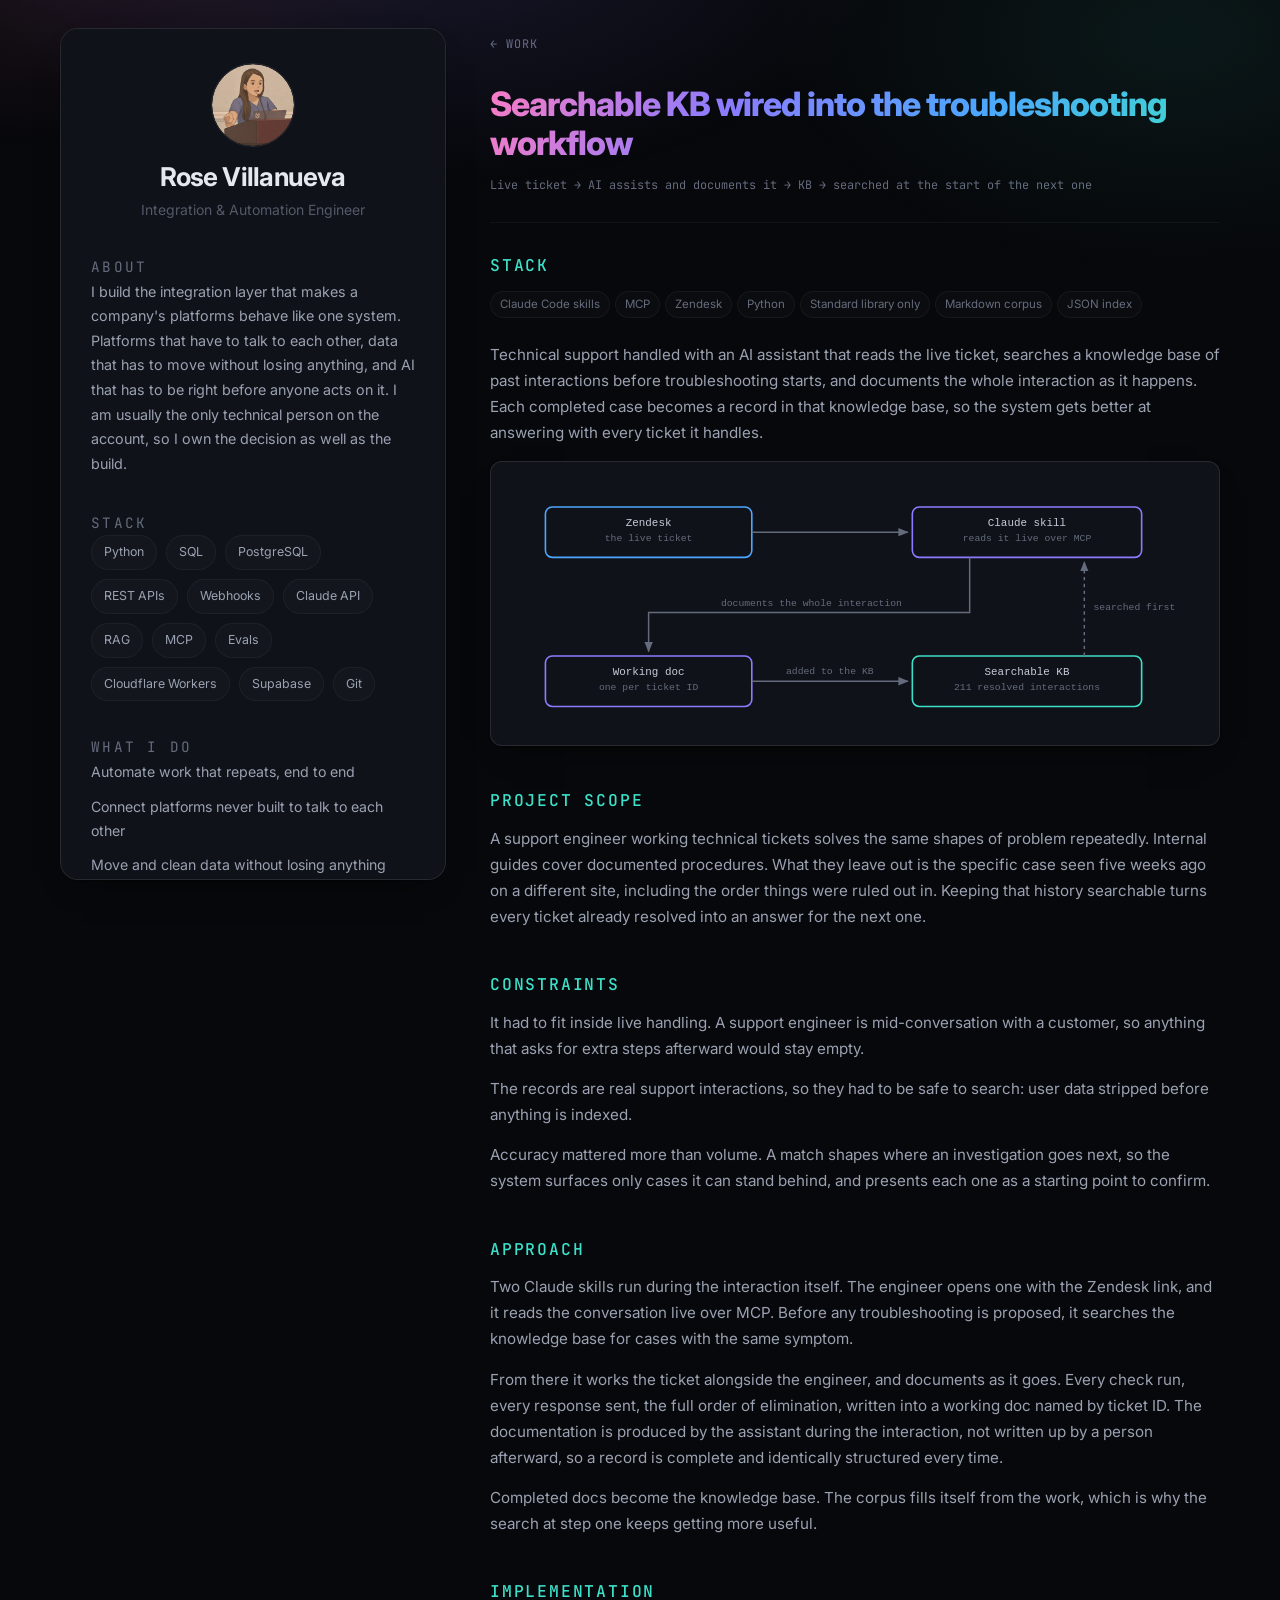
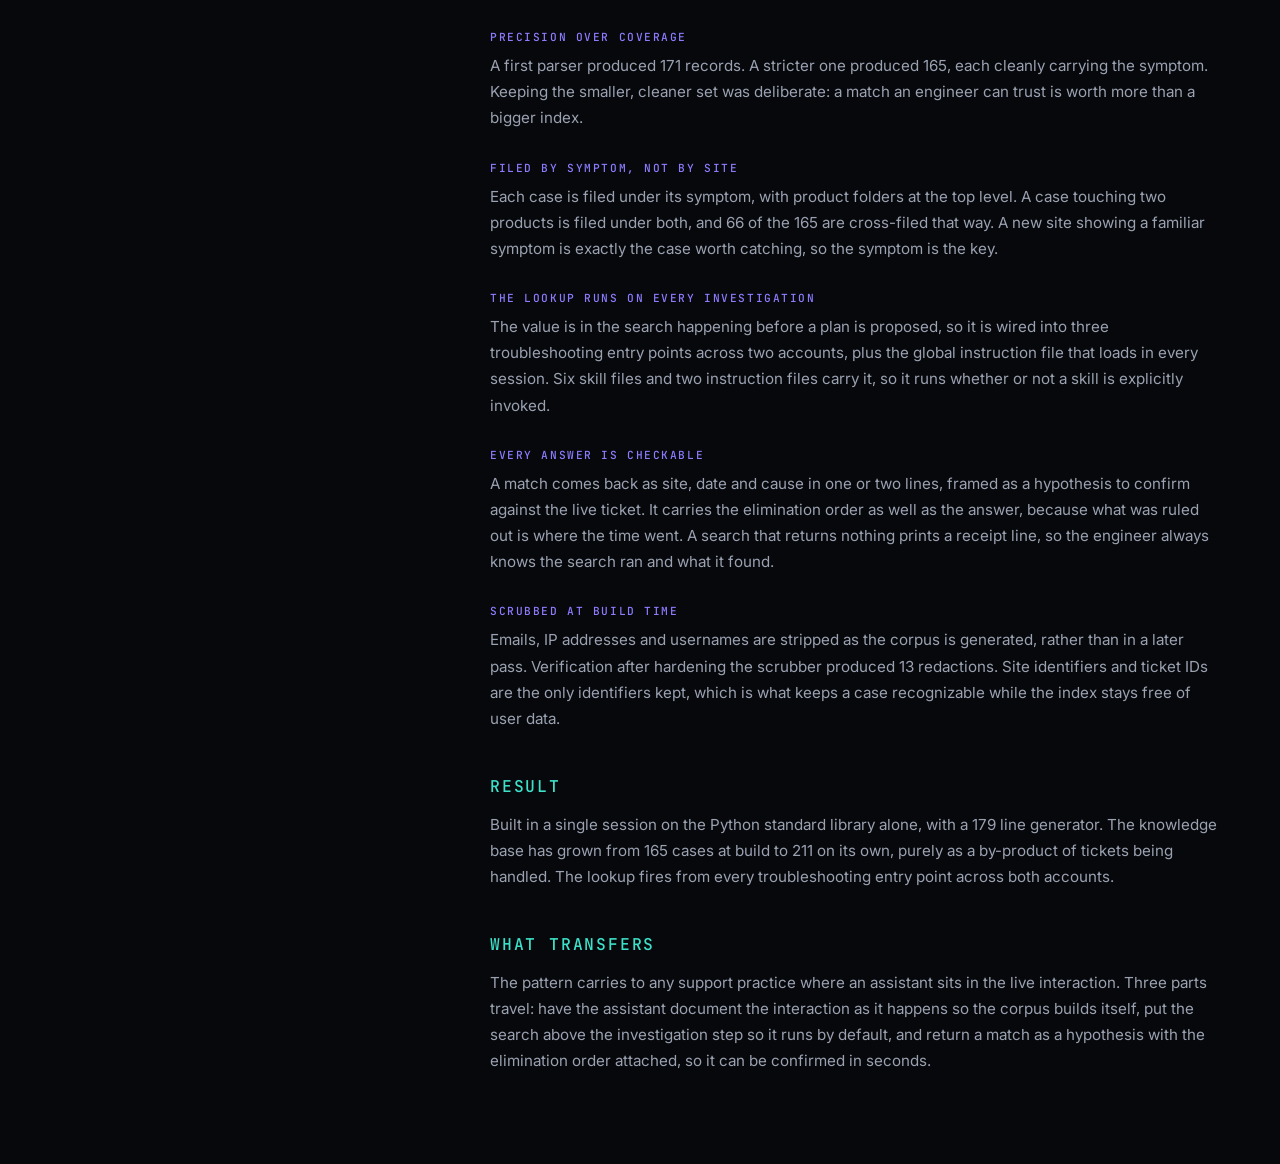
<file: prior-case-lookup.html>
<!DOCTYPE html>
<html lang="en">
<head>
<meta charset="utf-8">
<meta name="viewport" content="width=device-width, initial-scale=1">
<title>Searchable KB wired into the troubleshooting workflow, Rose Villanueva</title>
<meta name="description" content="A retrieval layer built from support notes the workflow already produced, wired above the investigation step so consulting prior work is the default rather than a choice made under time pressure.">
<link rel="preconnect" href="https://fonts.googleapis.com">
<link rel="preconnect" href="https://fonts.gstatic.com" crossorigin>
<link href="https://fonts.googleapis.com/css2?family=Inter:wght@400;500;600;700;800&family=JetBrains+Mono:wght@400;500&display=swap" rel="stylesheet">
<link rel="stylesheet" href="styles.css?v=338d6084">
</head>
<body>
<div class="layout">
  <aside class="aside">
    <div class="avatar"><img src="avatar.png" alt="Rose Villanueva speaking at a conference"></div>
    <a class="side-name" href="index.html">Rose Villanueva</a>
    <p class="side-sub">Integration &amp; Automation Engineer</p>

    <div class="side-block">
      <p class="side-label">About</p>
      <p>
        I build the integration layer that makes a company's platforms behave like one system.
        Platforms that have to talk to each other, data that has to move without losing anything,
        and AI that has to be right before anyone acts on it. I am usually the only technical
        person on the account, so I own the decision as well as the build.
      </p>
    </div>

    <div class="side-block">
      <p class="side-label">Stack</p>
      <div class="chips">
        <span class="chip">Python</span>
        <span class="chip">SQL</span>
        <span class="chip">PostgreSQL</span>
        <span class="chip">REST APIs</span>
        <span class="chip">Webhooks</span>
        <span class="chip">Claude API</span>
        <span class="chip">RAG</span>
        <span class="chip">MCP</span>
        <span class="chip">Evals</span>
        <span class="chip">Cloudflare Workers</span>
        <span class="chip">Supabase</span>
        <span class="chip">Git</span>
      </div>
    </div>

    <div class="side-block">
      <p class="side-label">What I do</p>
      <ul class="side-rows">
        <li>Automate work that repeats, end to end</li>
        <li>Connect platforms never built to talk to each other</li>
        <li>Move and clean data without losing anything</li>
        <li>Design LLM agents, RAG retrieval and the instruction sets behind them</li>
        <li>Apply instructional design to systems people have to learn</li>
        <li>Document systems so a team can run them without me</li>
      </ul>
    </div>

    <div class="side-block">
      <p class="side-label">What I build</p>
      <ul class="side-rows">
        <li>LLM agents, MCP servers, skills and RAG retrieval layers</li>
        <li>Data pipelines and scheduled jobs</li>
        <li>Courses and the platforms that deliver them</li>
        <li>Directory and membership platforms</li>
        <li>Approval and review workflows</li>
        <li>Email lifecycle and outreach automation</li>
        <li>Internal tools and admin sites</li>
      </ul>
    </div>

    <div class="side-block">
      <p class="side-label">Contact</p>
      <ul class="side-rows">
        <li><a href="https://github.com/rosevillanuevadev">github.com/rosevillanuevadev</a></li>
      </ul>
    </div>

    <div class="side-block">
      <p class="side-label">Speaking</p>
      <ul class="side-rows speaking">
        <li>Support Driven Expo <span>Chicago</span></li>
        <li>WordCamp Vienna <span>Austria</span></li>
        <li>WooCommerce Workshop <span>Singapore</span></li>
      </ul>
    </div>
  </aside>
  <main class="main-col paper">
    <a href="index.html" class="crumb">&larr; Work</a>
    <h1 class="paper-title">Searchable KB wired into the troubleshooting workflow</h1>
    <div class="paper-meta"><span>Live ticket &rarr; AI assists and documents it &rarr; KB &rarr; searched at the start of the next one</span></div>
    <h2>Stack</h2>
    <div class="chips stack-row"><span class="chip">Claude Code skills</span><span class="chip">MCP</span><span class="chip">Zendesk</span><span class="chip">Python</span><span class="chip">Standard library only</span><span class="chip">Markdown corpus</span><span class="chip">JSON index</span></div>
    <p>
      Technical support handled with an AI assistant that reads the live ticket, searches a knowledge
      base of past interactions before troubleshooting starts, and documents the whole interaction as
      it happens. Each completed case becomes a record in that knowledge base, so the system gets
      better at answering with every ticket it handles.
    </p>
    <figure class="fig"><svg viewBox="0 0 600 214" role="img" aria-label="A live Zendesk ticket is read over MCP by a Claude skill, which searches the knowledge base first, assists the troubleshooting, and documents the whole interaction into a working doc named by ticket ID. That doc is added to the knowledge base, which the next ticket searches."><defs><marker id="kb" viewBox="0 0 10 8" refX="9" refY="4" markerWidth="7" markerHeight="6" orient="auto"><polygon points="0,0 10,4 0,8" fill="var(--text-dim)"/></marker></defs><g font-family="ui-monospace,SFMono-Regular,Menlo,monospace" font-size="9.5" text-anchor="middle"><rect x="30" y="20" width="180" height="44" rx="6" fill="none" stroke="var(--blue)" stroke-width="1.4"/><text x="120.0" y="37" fill="var(--text-strong)">Zendesk</text><text x="120.0" y="50" fill="var(--text-dim)" font-size="8.5">the live ticket</text><rect x="350" y="20" width="200" height="44" rx="6" fill="none" stroke="var(--violet)" stroke-width="1.4"/><text x="450.0" y="37" fill="var(--text-strong)">Claude skill</text><text x="450.0" y="50" fill="var(--text-dim)" font-size="8.5">reads it live over MCP</text><rect x="30" y="150" width="180" height="44" rx="6" fill="none" stroke="var(--violet)" stroke-width="1.4"/><text x="120.0" y="167" fill="var(--text-strong)">Working doc</text><text x="120.0" y="180" fill="var(--text-dim)" font-size="8.5">one per ticket ID</text><rect x="350" y="150" width="200" height="44" rx="6" fill="none" stroke="var(--teal)" stroke-width="1.4"/><text x="450.0" y="167" fill="var(--text-strong)">Searchable KB</text><text x="450.0" y="180" fill="var(--text-dim)" font-size="8.5">211 resolved interactions</text><path d="M210 42 H346" fill="none" stroke="var(--text-dim)" stroke-width="1.3" marker-end="url(#kb)"/><path d="M400 64 V112 H120 V146" fill="none" stroke="var(--text-dim)" stroke-width="1.3" marker-end="url(#kb)"/><text x="262" y="106" fill="var(--text-dim)" font-size="8.5" text-anchor="middle">documents the whole interaction</text><path d="M210 172 H346" fill="none" stroke="var(--text-dim)" stroke-width="1.3" marker-end="url(#kb)"/><text x="278" y="166" fill="var(--text-dim)" font-size="8.5" text-anchor="middle">added to the KB</text><path d="M500 150 V68" fill="none" stroke="var(--text-dim)" stroke-width="1.3" stroke-dasharray="3 3" marker-end="url(#kb)"/><text x="508" y="110" fill="var(--text-dim)" font-size="8.5" text-anchor="start">searched first</text></g></svg></figure>
    <h2>Project scope</h2>
    <p>
      A support engineer working technical tickets solves the same shapes of problem repeatedly.
      Internal guides cover documented procedures. What they leave out is the specific case seen
      five weeks ago on a different site, including the order things were ruled out in. Keeping
      that history searchable turns every ticket already resolved into an answer for the next one.
    </p>

    <h2>Constraints</h2>
    <p>
      It had to fit inside live handling. A support engineer is mid-conversation with a customer,
      so anything that asks for extra steps afterward would stay empty.
    </p>
    <p>
      The records are real support interactions, so they had to be safe to search: user data
      stripped before anything is indexed.
    </p>
    <p>
      Accuracy mattered more than volume. A match shapes where an investigation goes next, so the
      system surfaces only cases it can stand behind, and presents each one as a starting point to
      confirm.
    </p>

    <h2>Approach</h2>
    <p>
      Two Claude skills run during the interaction itself. The engineer opens one with the Zendesk
      link, and it reads the conversation live over MCP. Before any troubleshooting is proposed, it
      searches the knowledge base for cases with the same symptom.
    </p>
    <p>
      From there it works the ticket alongside the engineer, and documents as it goes. Every check
      run, every response sent, the full order of elimination, written into a working doc named by
      ticket ID. The documentation is produced by the assistant during the interaction, not written
      up by a person afterward, so a record is complete and identically structured every time.
    </p>
    <p>
      Completed docs become the knowledge base. The corpus fills itself from the work, which is why
      the search at step one keeps getting more useful.
    </p>

    <h2>Implementation</h2>

    <h3>Precision over coverage</h3>
    <p>
      A first parser produced 171 records. A stricter one produced 165, each cleanly carrying the
      symptom. Keeping the smaller, cleaner set was deliberate: a match an engineer can trust is
      worth more than a bigger index.
    </p>

    <h3>Filed by symptom, not by site</h3>
    <p>
      Each case is filed under its symptom, with product folders at the top level. A case touching
      two products is filed under both, and 66 of the 165 are cross-filed that way. A new site
      showing a familiar symptom is exactly the case worth catching, so the symptom is the key.
    </p>

    <h3>The lookup runs on every investigation</h3>
    <p>
      The value is in the search happening before a plan is proposed, so it is wired into three
      troubleshooting entry points across two accounts, plus the global instruction file that loads
      in every session. Six skill files and two instruction files carry it, so it runs whether or
      not a skill is explicitly invoked.
    </p>

    <h3>Every answer is checkable</h3>
    <p>
      A match comes back as site, date and cause in one or two lines, framed as a hypothesis to
      confirm against the live ticket. It carries the elimination order as well as the answer,
      because what was ruled out is where the time went. A search that returns nothing prints a
      receipt line, so the engineer always knows the search ran and what it found.
    </p>

    <h3>Scrubbed at build time</h3>
    <p>
      Emails, IP addresses and usernames are stripped as the corpus is generated, rather than in a
      later pass. Verification after hardening the scrubber produced 13 redactions. Site identifiers
      and ticket IDs are the only identifiers kept, which is what keeps a case recognizable while
      the index stays free of user data.
    </p>

    <h2>Result</h2>
    <p>
      Built in a single session on the Python standard library alone, with a 179 line generator. The
      knowledge base has grown from 165 cases at build to 211 on its own, purely as a by-product of
      tickets being handled. The lookup fires from every troubleshooting entry point across both
      accounts.
    </p>

    <h2>What transfers</h2>
    <p>
      The pattern carries to any support practice where an assistant sits in the live interaction.
      Three parts travel: have the assistant document the interaction as it happens so the corpus
      builds itself, put the search above the investigation step so it runs by default, and return a
      match as a hypothesis with the elimination order attached, so it can be confirmed in seconds.
    </p>

  </main>
</div>
</body>
</html>
</file>
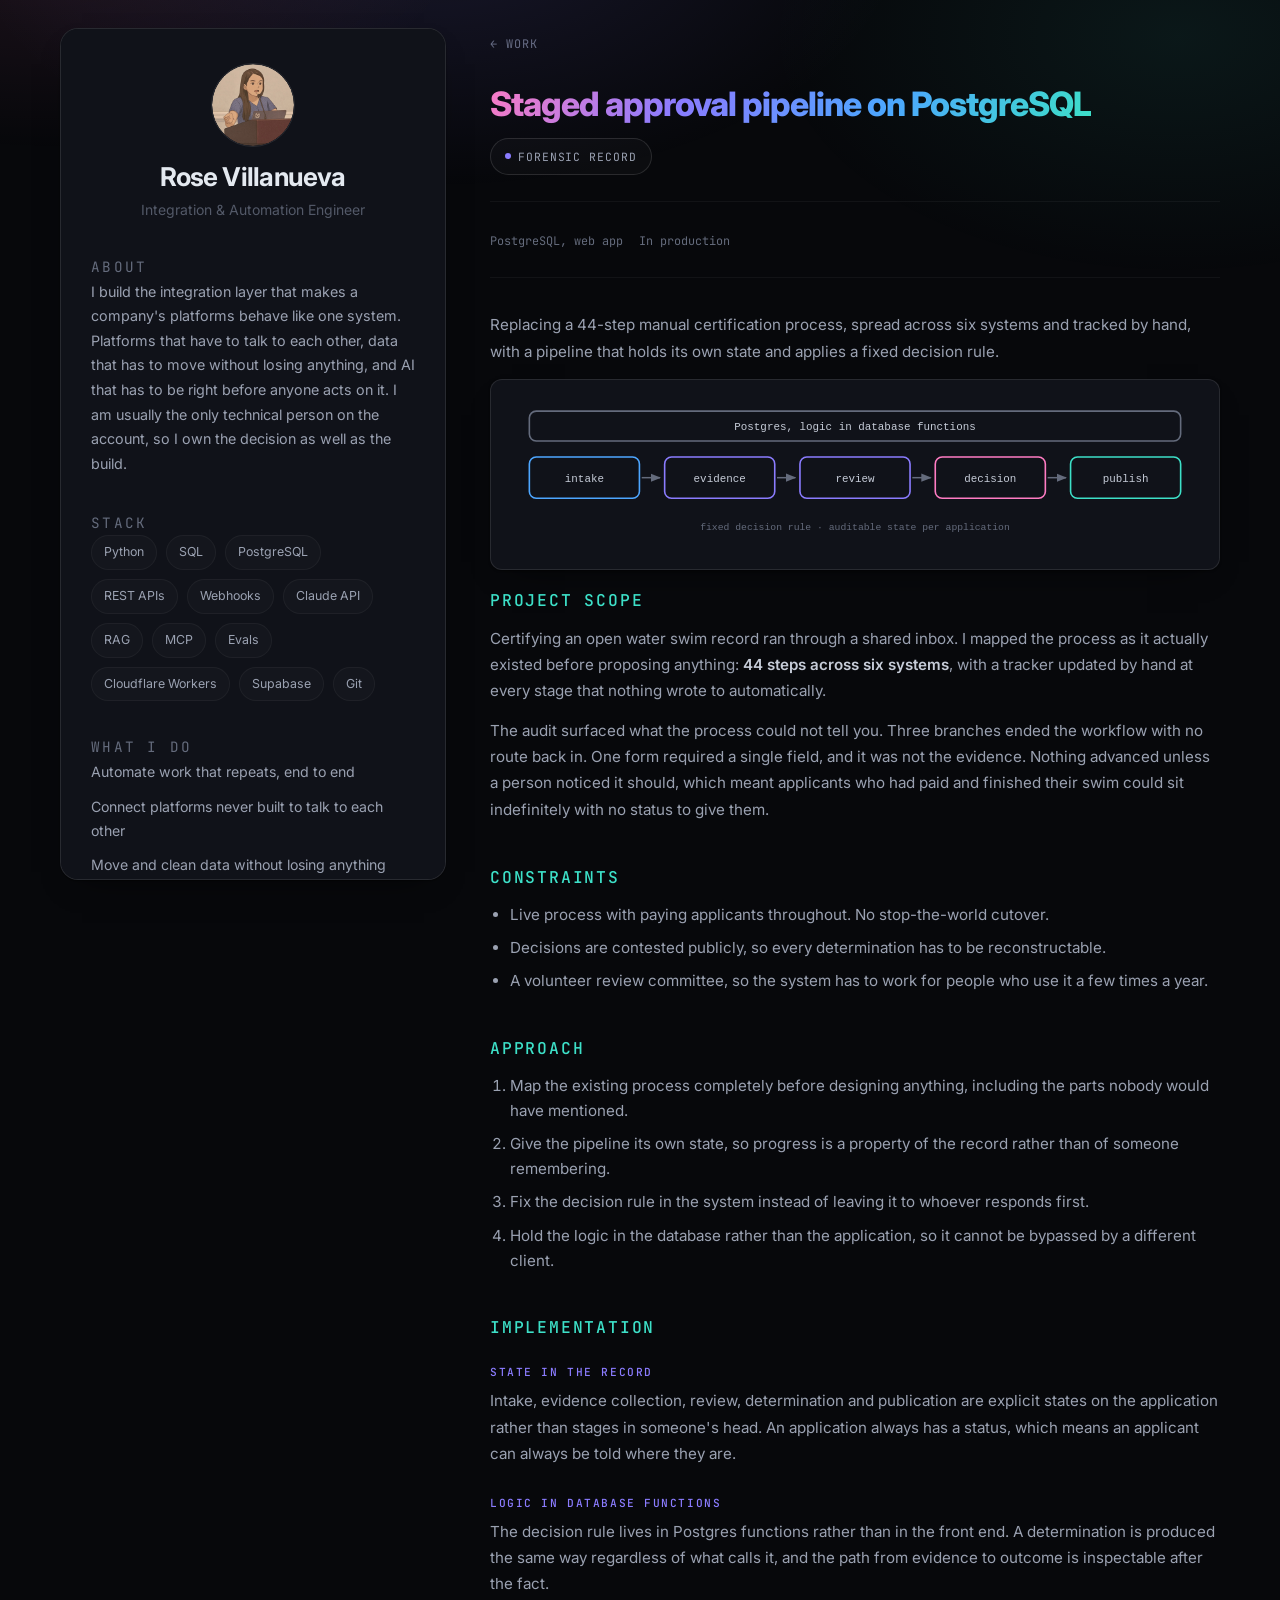
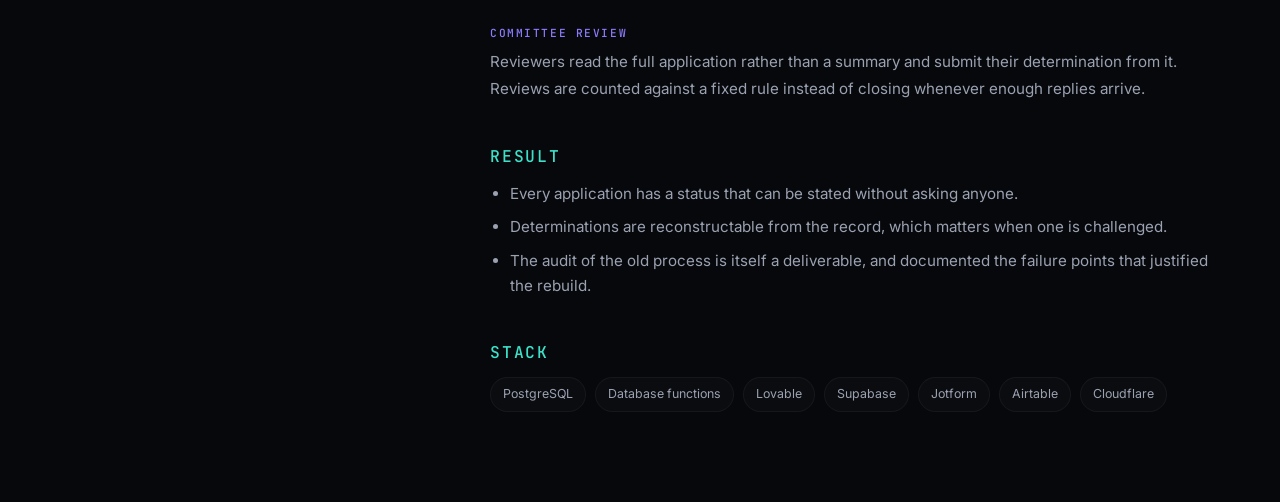
<file: ratification-platform.html>
<!DOCTYPE html>
<html lang="en">
<head>
<meta charset="utf-8">
<meta name="viewport" content="width=device-width, initial-scale=1">
<title>Staged approval pipeline on PostgreSQL, Rose Villanueva</title>
<meta name="description" content="Replacing a 44-step manual certification process, spread across six systems and tracked by hand, with a pipeline that holds its own state and applies a fixed decision rule.">
<link rel="preconnect" href="https://fonts.googleapis.com">
<link rel="preconnect" href="https://fonts.gstatic.com" crossorigin>
<link href="https://fonts.googleapis.com/css2?family=Inter:wght@400;500;600;700;800&family=JetBrains+Mono:wght@400;500&display=swap" rel="stylesheet">
<link rel="stylesheet" href="styles.css?v=338d6084">
</head>
<body>
<div class="layout">
  <aside class="aside">
    <div class="avatar"><img src="avatar.png" alt="Rose Villanueva speaking at a conference"></div>
    <a class="side-name" href="index.html">Rose Villanueva</a>
    <p class="side-sub">Integration &amp; Automation Engineer</p>

    <div class="side-block">
      <p class="side-label">About</p>
      <p>
        I build the integration layer that makes a company's platforms behave like one system.
        Platforms that have to talk to each other, data that has to move without losing anything,
        and AI that has to be right before anyone acts on it. I am usually the only technical
        person on the account, so I own the decision as well as the build.
      </p>
    </div>

    <div class="side-block">
      <p class="side-label">Stack</p>
      <div class="chips">
        <span class="chip">Python</span>
        <span class="chip">SQL</span>
        <span class="chip">PostgreSQL</span>
        <span class="chip">REST APIs</span>
        <span class="chip">Webhooks</span>
        <span class="chip">Claude API</span>
        <span class="chip">RAG</span>
        <span class="chip">MCP</span>
        <span class="chip">Evals</span>
        <span class="chip">Cloudflare Workers</span>
        <span class="chip">Supabase</span>
        <span class="chip">Git</span>
      </div>
    </div>

    <div class="side-block">
      <p class="side-label">What I do</p>
      <ul class="side-rows">
        <li>Automate work that repeats, end to end</li>
        <li>Connect platforms never built to talk to each other</li>
        <li>Move and clean data without losing anything</li>
        <li>Design LLM agents, RAG retrieval and the instruction sets behind them</li>
        <li>Apply instructional design to systems people have to learn</li>
        <li>Document systems so a team can run them without me</li>
      </ul>
    </div>

    <div class="side-block">
      <p class="side-label">What I build</p>
      <ul class="side-rows">
        <li>LLM agents, MCP servers, skills and RAG retrieval layers</li>
        <li>Data pipelines and scheduled jobs</li>
        <li>Courses and the platforms that deliver them</li>
        <li>Directory and membership platforms</li>
        <li>Approval and review workflows</li>
        <li>Email lifecycle and outreach automation</li>
        <li>Internal tools and admin sites</li>
      </ul>
    </div>

    <div class="side-block">
      <p class="side-label">Contact</p>
      <ul class="side-rows">
        <li><a href="https://github.com/rosevillanuevadev">github.com/rosevillanuevadev</a></li>
      </ul>
    </div>

    <div class="side-block">
      <p class="side-label">Speaking</p>
      <ul class="side-rows speaking">
        <li>Support Driven Expo <span>Chicago</span></li>
        <li>WordCamp Vienna <span>Austria</span></li>
        <li>WooCommerce Workshop <span>Singapore</span></li>
      </ul>
    </div>
  </aside>
  <main class="main-col paper">
    <a href="index.html" class="crumb">&larr; Work</a>
    <h1 class="paper-title">Staged approval pipeline on PostgreSQL</h1>
    <div class="links-row">
      <a class="lnk repo" href="https://github.com/rosevillanuevadev/wowsa-ratifications" target="_blank" rel="noopener">Forensic record</a>
    </div>
    <div class="paper-meta"><span>PostgreSQL, web app</span><span>In production</span></div>
    <p>Replacing a 44-step manual certification process, spread across six systems and tracked by hand, with a pipeline that holds its own state and applies a fixed decision rule.</p>
    <figure class="fig"><svg viewBox="0 0 600 132" role="img" aria-label="Intake, evidence, committee review with a fixed decision rule, then determination and publication."><defs><marker id="g2" viewBox="0 0 10 8" refX="9" refY="4" markerWidth="7" markerHeight="6" orient="auto"><polygon points="0,0 10,4 0,8" fill="var(--text-dim)"/></marker></defs><g font-family="ui-monospace,SFMono-Regular,Menlo,monospace" font-size="9.5" text-anchor="middle"><rect x="16" y="48" width="96" height="36" rx="6" fill="none" stroke="var(--blue)" stroke-width="1.4"/><text x="64.0" y="69.5" fill="var(--text-strong)">intake</text><path d="M114 66 H130" fill="none" stroke="var(--text-dim)" stroke-width="1.3" marker-end="url(#g2)"/><rect x="134" y="48" width="96" height="36" rx="6" fill="none" stroke="var(--violet)" stroke-width="1.4"/><text x="182.0" y="69.5" fill="var(--text-strong)">evidence</text><path d="M232 66 H248" fill="none" stroke="var(--text-dim)" stroke-width="1.3" marker-end="url(#g2)"/><rect x="252" y="48" width="96" height="36" rx="6" fill="none" stroke="var(--violet)" stroke-width="1.4"/><text x="300.0" y="69.5" fill="var(--text-strong)">review</text><path d="M350 66 H366" fill="none" stroke="var(--text-dim)" stroke-width="1.3" marker-end="url(#g2)"/><rect x="370" y="48" width="96" height="36" rx="6" fill="none" stroke="var(--pink)" stroke-width="1.4"/><text x="418.0" y="69.5" fill="var(--text-strong)">decision</text><path d="M468 66 H484" fill="none" stroke="var(--text-dim)" stroke-width="1.3" marker-end="url(#g2)"/><rect x="488" y="48" width="96" height="36" rx="6" fill="none" stroke="var(--teal)" stroke-width="1.4"/><text x="536.0" y="69.5" fill="var(--text-strong)">publish</text><rect x="16" y="8" width="568" height="26" rx="6" fill="none" stroke="var(--text-dim)" stroke-width="1.4"/><text x="300.0" y="24.5" fill="var(--text-strong)">Postgres, logic in database functions</text><text x="300" y="112" fill="var(--text-dim)" font-size="8.5">fixed decision rule &#183; auditable state per application</text></g></svg></figure>
    <h2>Project scope</h2>
    <p>
      Certifying an open water swim record ran through a shared inbox. I mapped the process
      as it actually existed before proposing anything: <strong>44 steps across six
      systems</strong>, with a tracker updated by hand at every stage that nothing wrote to
      automatically.
    </p>
    <p>
      The audit surfaced what the process could not tell you. Three branches ended the
      workflow with no route back in. One form required a single field, and it was not the
      evidence. Nothing advanced unless a person noticed it should, which meant applicants
      who had paid and finished their swim could sit indefinitely with no status to give
      them.
    </p>
    <h2>Constraints</h2>
    <ul>
      <li>Live process with paying applicants throughout. No stop-the-world cutover.</li>
      <li>Decisions are contested publicly, so every determination has to be reconstructable.</li>
      <li>A volunteer review committee, so the system has to work for people who use it a few times a year.</li>
    </ul>
    <h2>Approach</h2>
    <ol>
      <li>Map the existing process completely before designing anything, including the parts nobody would have mentioned.</li>
      <li>Give the pipeline its own state, so progress is a property of the record rather than of someone remembering.</li>
      <li>Fix the decision rule in the system instead of leaving it to whoever responds first.</li>
      <li>Hold the logic in the database rather than the application, so it cannot be bypassed by a different client.</li>
    </ol>
    <h2>Implementation</h2>
    <h3>State in the record</h3>
    <p>
      Intake, evidence collection, review, determination and publication are explicit states
      on the application rather than stages in someone's head. An application always has a
      status, which means an applicant can always be told where they are.
    </p>
    <h3>Logic in database functions</h3>
    <p>
      The decision rule lives in Postgres functions rather than in the front end. A
      determination is produced the same way regardless of what calls it, and the path from
      evidence to outcome is inspectable after the fact.
    </p>
    <h3>Committee review</h3>
    <p>
      Reviewers read the full application rather than a summary and submit their
      determination from it. Reviews are counted against a fixed rule instead of closing
      whenever enough replies arrive.
    </p>
    <h2>Result</h2>
    <ul>
      <li>Every application has a status that can be stated without asking anyone.</li>
      <li>Determinations are reconstructable from the record, which matters when one is challenged.</li>
      <li>The audit of the old process is itself a deliverable, and documented the failure points that justified the rebuild.</li>
    </ul>
    <h2>Stack</h2>
    <div class="chips"><span class="chip">PostgreSQL</span><span class="chip">Database functions</span><span class="chip">Lovable</span><span class="chip">Supabase</span><span class="chip">Jotform</span><span class="chip">Airtable</span><span class="chip">Cloudflare</span></div>

  </main>
</div>
</body>
</html>
</file>
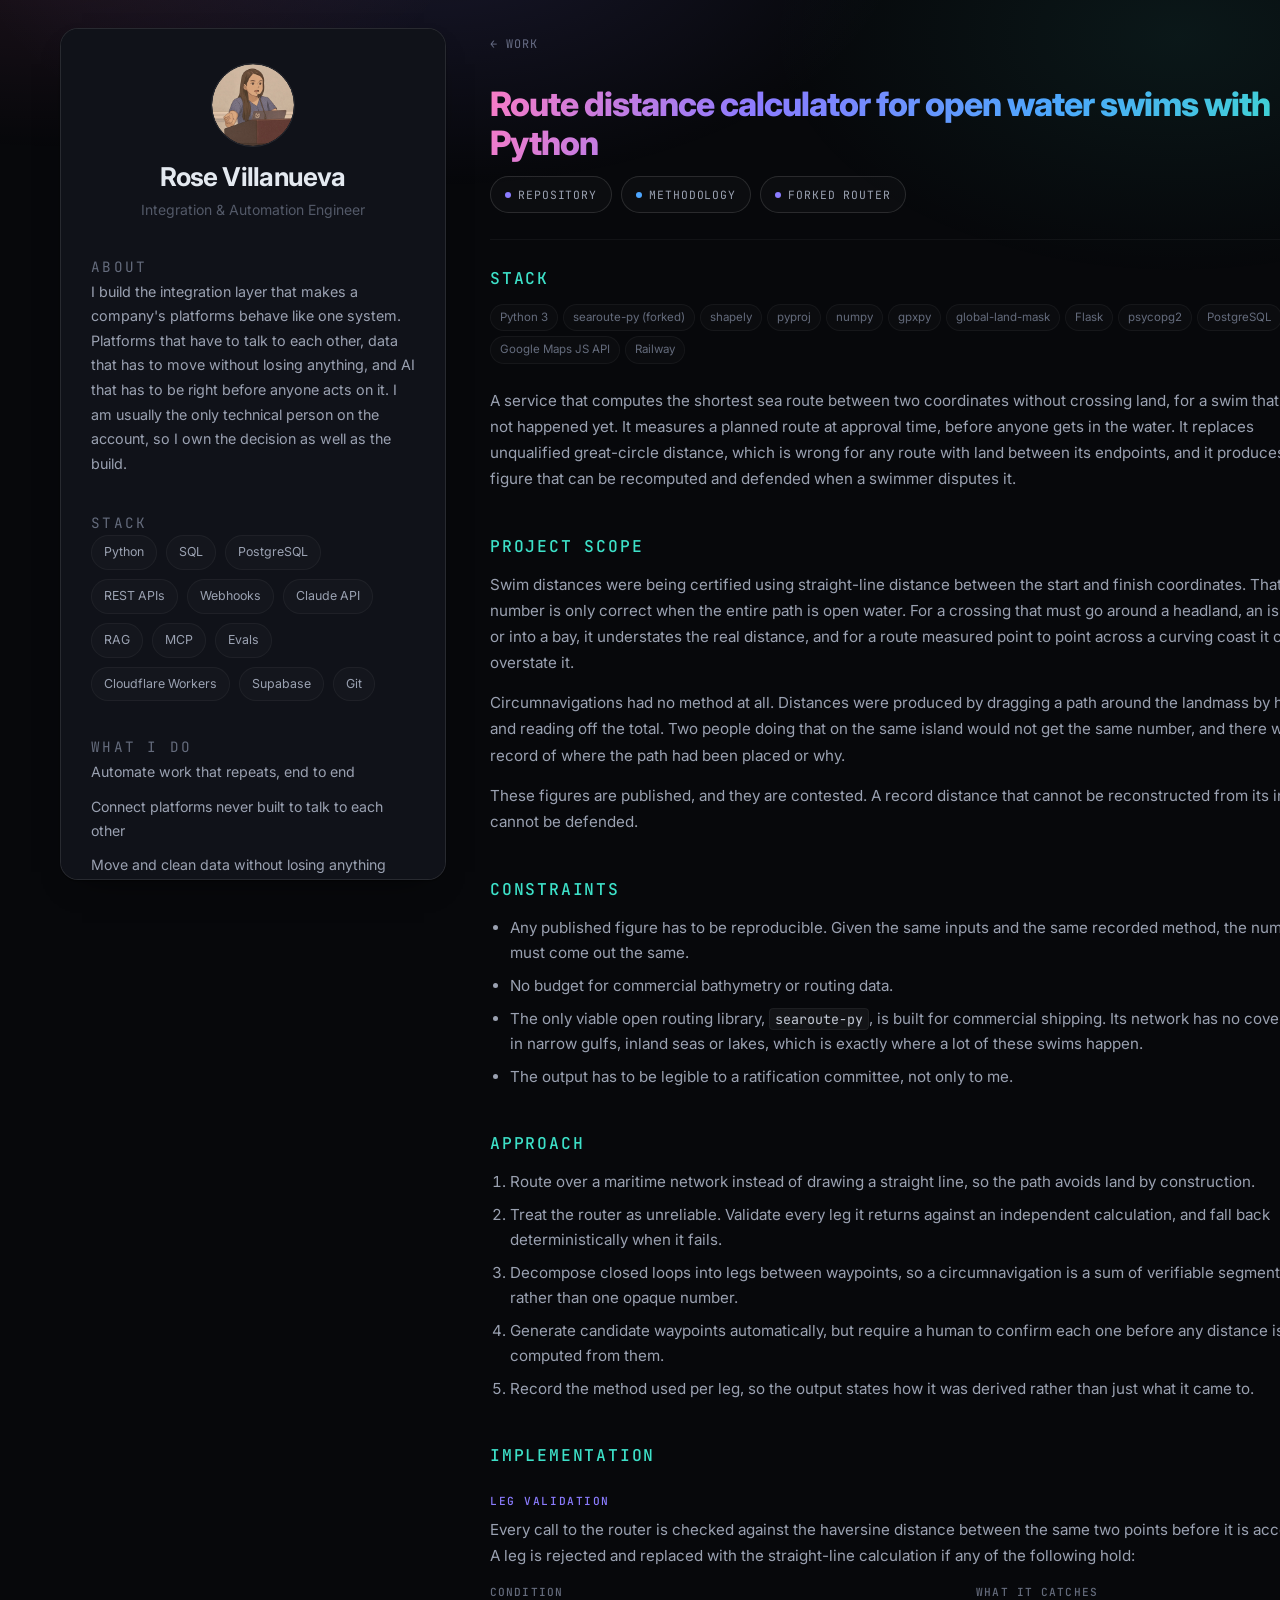
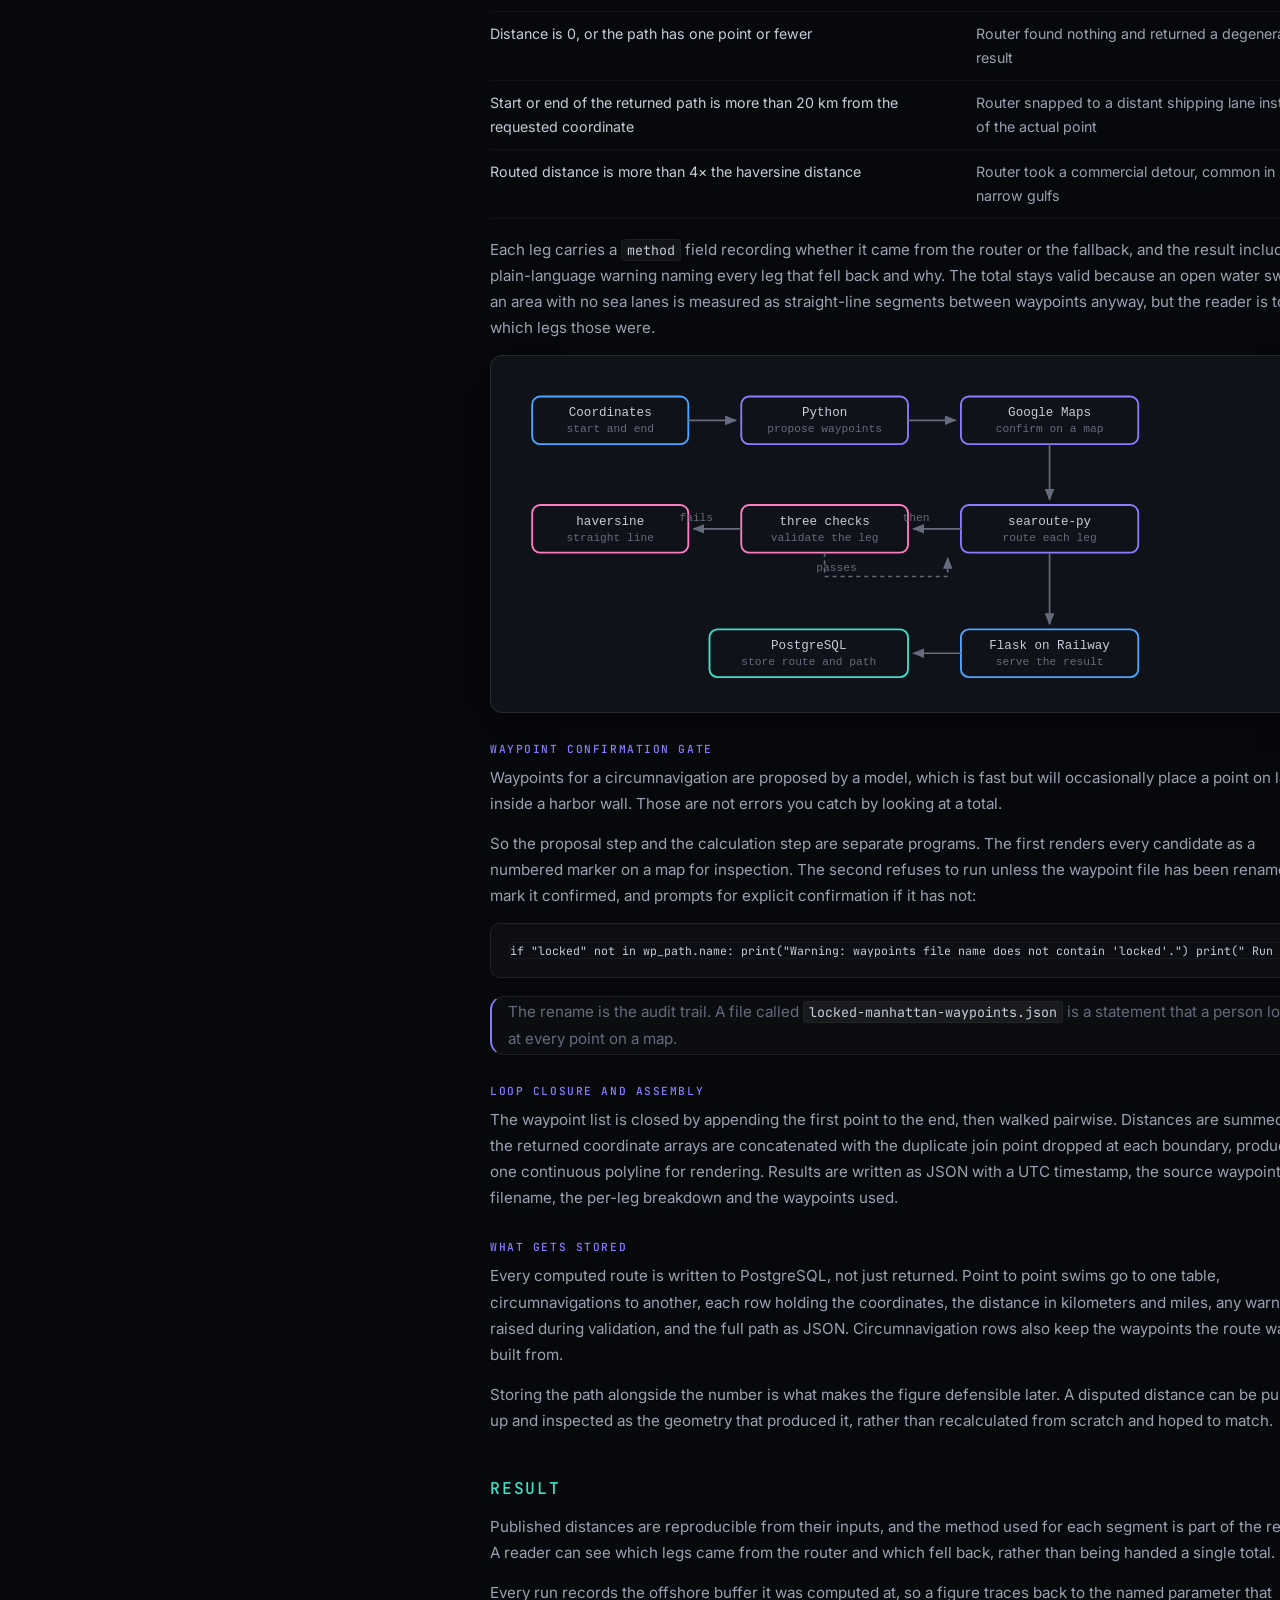
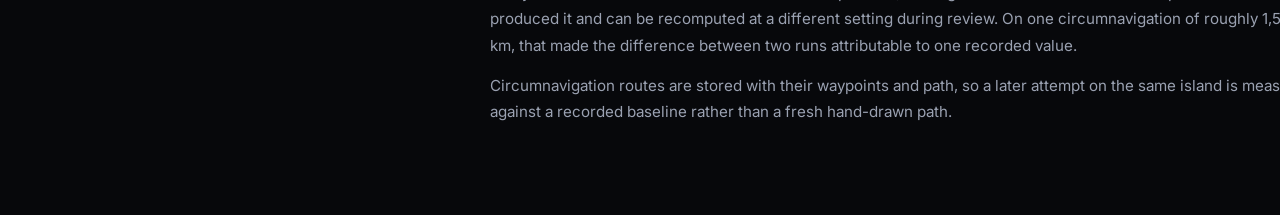
<file: swim-distance-calculator.html>
<!DOCTYPE html>
<html lang="en">
<head>
<meta charset="utf-8">
<meta name="viewport" content="width=device-width, initial-scale=1">
<title>Geospatial pathfinding service in Python, Rose Villanueva</title>
<meta name="description" content="A route distance calculator for open water swims. Routes around land, validates every leg, and stores the path behind each published figure.">
<link rel="preconnect" href="https://fonts.googleapis.com">
<link rel="preconnect" href="https://fonts.gstatic.com" crossorigin>
<link href="https://fonts.googleapis.com/css2?family=Inter:wght@400;500;600;700;800&family=JetBrains+Mono:wght@400;500&display=swap" rel="stylesheet">
<link rel="stylesheet" href="styles.css?v=338d6084">
</head>
<body>

<div class="layout">

  <!-- ==================== SIDEBAR ==================== -->
  <aside class="aside">
    <div class="avatar"><img src="avatar.png" alt="Rose Villanueva speaking at a conference"></div>
    <a class="side-name" href="index.html">Rose Villanueva</a>
    <p class="side-sub">Integration &amp; Automation Engineer</p>

    <div class="side-block">
      <p class="side-label">About</p>
      <p>
        I build the integration layer that makes a company's platforms behave like one system.
        Platforms that have to talk to each other, data that has to move without losing anything,
        and AI that has to be right before anyone acts on it. I am usually the only technical
        person on the account, so I own the decision as well as the build.
      </p>
    </div>

    <div class="side-block">
      <p class="side-label">Stack</p>
      <div class="chips">
        <span class="chip">Python</span>
        <span class="chip">SQL</span>
        <span class="chip">PostgreSQL</span>
        <span class="chip">REST APIs</span>
        <span class="chip">Webhooks</span>
        <span class="chip">Claude API</span>
        <span class="chip">RAG</span>
        <span class="chip">MCP</span>
        <span class="chip">Evals</span>
        <span class="chip">Cloudflare Workers</span>
        <span class="chip">Supabase</span>
        <span class="chip">Git</span>
      </div>
    </div>

    <div class="side-block">
      <p class="side-label">What I do</p>
      <ul class="side-rows">
        <li>Automate work that repeats, end to end</li>
        <li>Connect platforms never built to talk to each other</li>
        <li>Move and clean data without losing anything</li>
        <li>Design LLM agents, RAG retrieval and the instruction sets behind them</li>
        <li>Apply instructional design to systems people have to learn</li>
        <li>Document systems so a team can run them without me</li>
      </ul>
    </div>

    <div class="side-block">
      <p class="side-label">What I build</p>
      <ul class="side-rows">
        <li>LLM agents, MCP servers, skills and RAG retrieval layers</li>
        <li>Data pipelines and scheduled jobs</li>
        <li>Courses and the platforms that deliver them</li>
        <li>Directory and membership platforms</li>
        <li>Approval and review workflows</li>
        <li>Email lifecycle and outreach automation</li>
        <li>Internal tools and admin sites</li>
      </ul>
    </div>

    <div class="side-block">
      <p class="side-label">Contact</p>
      <ul class="side-rows">
        <li><a href="https://github.com/rosevillanuevadev">github.com/rosevillanuevadev</a></li>
      </ul>
    </div>

    <div class="side-block">
      <p class="side-label">Speaking</p>
      <ul class="side-rows speaking">
        <li>Support Driven Expo <span>Chicago</span></li>
        <li>WordCamp Vienna <span>Austria</span></li>
        <li>WooCommerce Workshop <span>Singapore</span></li>
      </ul>
    </div>
  </aside>

  <!-- ==================== PAPER ==================== -->
  <main class="main-col paper">

    <a href="index.html" class="crumb">&larr; Work</a>

    <h1 class="paper-title">Route distance calculator for open water swims with Python</h1>
    <div class="links-row">
      <a class="lnk repo" href="https://github.com/rosevillanuevadev/wowsa-distance-calculator" target="_blank" rel="noopener">Repository</a>
      <a class="lnk doc" href="https://github.com/rosevillanuevadev/wowsa-distance-calculator/blob/main/METHODOLOGY.md" target="_blank" rel="noopener">Methodology</a>
      <a class="lnk repo" href="https://github.com/rosevillanuevadev/searoute-py" target="_blank" rel="noopener">Forked router</a>
    </div>
    <h2>Stack</h2>
    <div class="chips stack-row"><span class="chip">Python 3</span><span class="chip">searoute-py (forked)</span><span class="chip">shapely</span><span class="chip">pyproj</span><span class="chip">numpy</span><span class="chip">gpxpy</span><span class="chip">global-land-mask</span><span class="chip">Flask</span><span class="chip">psycopg2</span><span class="chip">PostgreSQL</span><span class="chip">Google Maps JS API</span><span class="chip">Railway</span></div>

    <p>
      A service that computes the shortest sea route between two coordinates without crossing
      land, for a swim that has not happened yet. It measures a planned route at approval
      time, before anyone gets in the water. It replaces
      unqualified great-circle distance, which is wrong for any route with land between its
      endpoints,
      and it produces a figure that can be recomputed and defended when a swimmer disputes
      it.
    </p>

    <h2>Project scope</h2>
    <p>
      Swim distances were being certified using straight-line distance between the start
      and finish coordinates. That number is only correct when the entire path is open
      water. For a crossing that must go around a headland, an island, or into a bay, it
      understates the real distance, and for a route measured point to point across a
      curving coast it can overstate it.
    </p>
    <p>
      Circumnavigations had no method at all. Distances were produced by dragging a path
      around the landmass by hand and reading off the total. Two people doing that on the
      same island would not get the same number, and there was no record of where the path
      had been placed or why.
    </p>
    <p>
      These figures are published, and they are contested. A record distance that cannot
      be reconstructed from its inputs cannot be defended.
    </p>

    <h2>Constraints</h2>
    <ul>
      <li>
        Any published figure has to be reproducible. Given the same inputs and the same
        recorded method, the number must come out the same.
      </li>
      <li>
        No budget for commercial bathymetry or routing data.
      </li>
      <li>
        The only viable open routing library, <code>searoute-py</code>, is built for
        commercial shipping. Its network has no coverage in narrow gulfs, inland seas or
        lakes, which is exactly where a lot of these swims happen.
      </li>
      <li>
        The output has to be legible to a ratification committee, not only to me.
      </li>
    </ul>

    <h2>Approach</h2>
    <ol>
      <li>
        Route over a maritime network instead of drawing a straight line, so the path
        avoids land by construction.
      </li>
      <li>
        Treat the router as unreliable. Validate every leg it returns against an
        independent calculation, and fall back deterministically when it fails.
      </li>
      <li>
        Decompose closed loops into legs between waypoints, so a circumnavigation is a sum
        of verifiable segments rather than one opaque number.
      </li>
      <li>
        Generate candidate waypoints automatically, but require a human to confirm each one
        before any distance is computed from them.
      </li>
      <li>
        Record the method used per leg, so the output states how it was derived rather than
        just what it came to.
      </li>
    </ol>

    <h2>Implementation</h2>

    <h3>Leg validation</h3>
    <p>
      Every call to the router is checked against the haversine distance between the same
      two points before it is accepted. A leg is rejected and replaced with the
      straight-line calculation if any of the following hold:
    </p>
    <table>
      <thead><tr><th>Condition</th><th>What it catches</th></tr></thead>
      <tbody>
        <tr>
          <td>Distance is 0, or the path has one point or fewer</td>
          <td>Router found nothing and returned a degenerate result</td>
        </tr>
        <tr>
          <td>Start or end of the returned path is more than 20&nbsp;km from the requested coordinate</td>
          <td>Router snapped to a distant shipping lane instead of the actual point</td>
        </tr>
        <tr>
          <td>Routed distance is more than 4&times; the haversine distance</td>
          <td>Router took a commercial detour, common in narrow gulfs</td>
        </tr>
      </tbody>
    </table>
    <p>
      Each leg carries a <code>method</code> field recording whether it came from the
      router or the fallback, and the result includes a plain-language warning naming every
      leg that fell back and why. The total stays valid because an open water swim in an
      area with no sea lanes is measured as straight-line segments between waypoints
      anyway, but the reader is told which legs those were.
    </p>


    <figure class="fig"><svg viewBox="0 0 600 240" role="img" aria-label="Start and end coordinates go to a Python step that proposes waypoints, which a person confirms on a Google Map. searoute-py routes each leg, three checks validate it, and a failed leg falls back to a straight-line haversine distance. Flask on Railway serves the result and PostgreSQL stores the route with its full path."><defs><marker id="reg" viewBox="0 0 10 8" refX="9" refY="4" markerWidth="7" markerHeight="6" orient="auto"><polygon points="0,0 10,4 0,8" fill="var(--text-dim)"/></marker></defs><g font-family="ui-monospace,SFMono-Regular,Menlo,monospace" font-size="9.5" text-anchor="middle"><rect x="16" y="14" width="118" height="36" rx="6" fill="none" stroke="var(--blue)" stroke-width="1.4"/><text x="75.0" y="29" fill="var(--text-strong)">Coordinates</text><text x="75.0" y="41" fill="var(--text-dim)" font-size="8.5">start and end</text><rect x="174" y="14" width="126" height="36" rx="6" fill="none" stroke="var(--violet)" stroke-width="1.4"/><text x="237.0" y="29" fill="var(--text-strong)">Python</text><text x="237.0" y="41" fill="var(--text-dim)" font-size="8.5">propose waypoints</text><rect x="340" y="14" width="134" height="36" rx="6" fill="none" stroke="var(--violet)" stroke-width="1.4"/><text x="407.0" y="29" fill="var(--text-strong)">Google Maps</text><text x="407.0" y="41" fill="var(--text-dim)" font-size="8.5">confirm on a map</text><path d="M134 32 H170" fill="none" stroke="var(--text-dim)" stroke-width="1.3" marker-end="url(#reg)"/><path d="M300 32 H336" fill="none" stroke="var(--text-dim)" stroke-width="1.3" marker-end="url(#reg)"/><path d="M407 50 V92" fill="none" stroke="var(--text-dim)" stroke-width="1.3" marker-end="url(#reg)"/><rect x="340" y="96" width="134" height="36" rx="6" fill="none" stroke="var(--violet)" stroke-width="1.4"/><text x="407.0" y="111" fill="var(--text-strong)">searoute-py</text><text x="407.0" y="123" fill="var(--text-dim)" font-size="8.5">route each leg</text><rect x="174" y="96" width="126" height="36" rx="6" fill="none" stroke="var(--pink)" stroke-width="1.4"/><text x="237.0" y="111" fill="var(--text-strong)">three checks</text><text x="237.0" y="123" fill="var(--text-dim)" font-size="8.5">validate the leg</text><rect x="16" y="96" width="118" height="36" rx="6" fill="none" stroke="var(--pink)" stroke-width="1.4"/><text x="75.0" y="111" fill="var(--text-strong)">haversine</text><text x="75.0" y="123" fill="var(--text-dim)" font-size="8.5">straight line</text><path d="M340 114 H304" fill="none" stroke="var(--text-dim)" stroke-width="1.3" marker-end="url(#reg)"/><path d="M174 114 H138" fill="none" stroke="var(--text-dim)" stroke-width="1.3" marker-end="url(#reg)"/><text x="306" y="108" fill="var(--text-dim)" font-size="8.5">then</text><text x="140" y="108" fill="var(--text-dim)" font-size="8.5">fails</text><path d="M237 132 V150 H330 V136" fill="none" stroke="var(--text-dim)" stroke-width="1.3" stroke-dasharray="3 3" marker-end="url(#reg)"/><text x="246" y="146" fill="var(--text-dim)" font-size="8.5">passes</text><path d="M407 132 V186" fill="none" stroke="var(--text-dim)" stroke-width="1.3" marker-end="url(#reg)"/><rect x="340" y="190" width="134" height="36" rx="6" fill="none" stroke="var(--blue)" stroke-width="1.4"/><text x="407.0" y="205" fill="var(--text-strong)">Flask on Railway</text><text x="407.0" y="217" fill="var(--text-dim)" font-size="8.5">serve the result</text><rect x="150" y="190" width="150" height="36" rx="6" fill="none" stroke="var(--teal)" stroke-width="1.4"/><text x="225.0" y="205" fill="var(--text-strong)">PostgreSQL</text><text x="225.0" y="217" fill="var(--text-dim)" font-size="8.5">store route and path</text><path d="M340 208 H304" fill="none" stroke="var(--text-dim)" stroke-width="1.3" marker-end="url(#reg)"/></g></svg></figure>

    <h3>Waypoint confirmation gate</h3>
    <p>
      Waypoints for a circumnavigation are proposed by a model, which is fast but will
      occasionally place a point on land or inside a harbor wall. Those are not errors you
      catch by looking at a total.
    </p>
    <p>
      So the proposal step and the calculation step are separate programs. The first renders
      every candidate as a numbered marker on a map for inspection. The second refuses to
      run unless the waypoint file has been renamed to mark it confirmed, and prompts for
      explicit confirmation if it has not:
    </p>
    <pre><code>if "locked" not in wp_path.name:
    print("Warning: waypoints file name does not contain 'locked'.")
    print("  Run propose-waypoints.py first to verify waypoints.")
    confirm = input("  Continue anyway? (yes/no): ").strip().lower()
    if confirm != "yes":
        sys.exit(0)</code></pre>
    <p class="note">
      The rename is the audit trail. A file called <code>locked-manhattan-waypoints.json</code>
      is a statement that a person looked at every point on a map.
    </p>

    <h3>Loop closure and assembly</h3>
    <p>
      The waypoint list is closed by appending the first point to the end, then walked
      pairwise. Distances are summed and the returned coordinate arrays are concatenated
      with the duplicate join point dropped at each boundary, producing one continuous
      polyline for rendering. Results are written as JSON with a UTC timestamp, the source
      waypoint filename, the per-leg breakdown and the waypoints used.
    </p>


    <h3>What gets stored</h3>
    <p>
      Every computed route is written to PostgreSQL, not just returned. Point to point swims go to
      one table, circumnavigations to another, each row holding the coordinates, the distance in
      kilometers and miles, any warning raised during validation, and the full path as JSON.
      Circumnavigation rows also keep the waypoints the route was built from.
    </p>
    <p>
      Storing the path alongside the number is what makes the figure defensible later. A disputed
      distance can be pulled up and inspected as the geometry that produced it, rather than
      recalculated from scratch and hoped to match.
    </p>

    <h2>Result</h2>
    <p>
      Published distances are reproducible from their inputs, and the method used for each segment
      is part of the record. A reader can see which legs came from the router and which fell back,
      rather than being handed a single total.
    </p>
    <p>
      Every run records the offshore buffer it was computed at, so a figure traces back to the
      named parameter that produced it and can be recomputed at a different setting during review.
      On one circumnavigation of roughly 1,500 km, that made the difference between two runs
      attributable to one recorded value.
    </p>
    <p>
      Circumnavigation routes are stored with their waypoints and path, so a later attempt on the
      same island is measured against a recorded baseline rather than a fresh hand-drawn path.
    </p>

  </main>

</div>

</body>
</html>
</file>
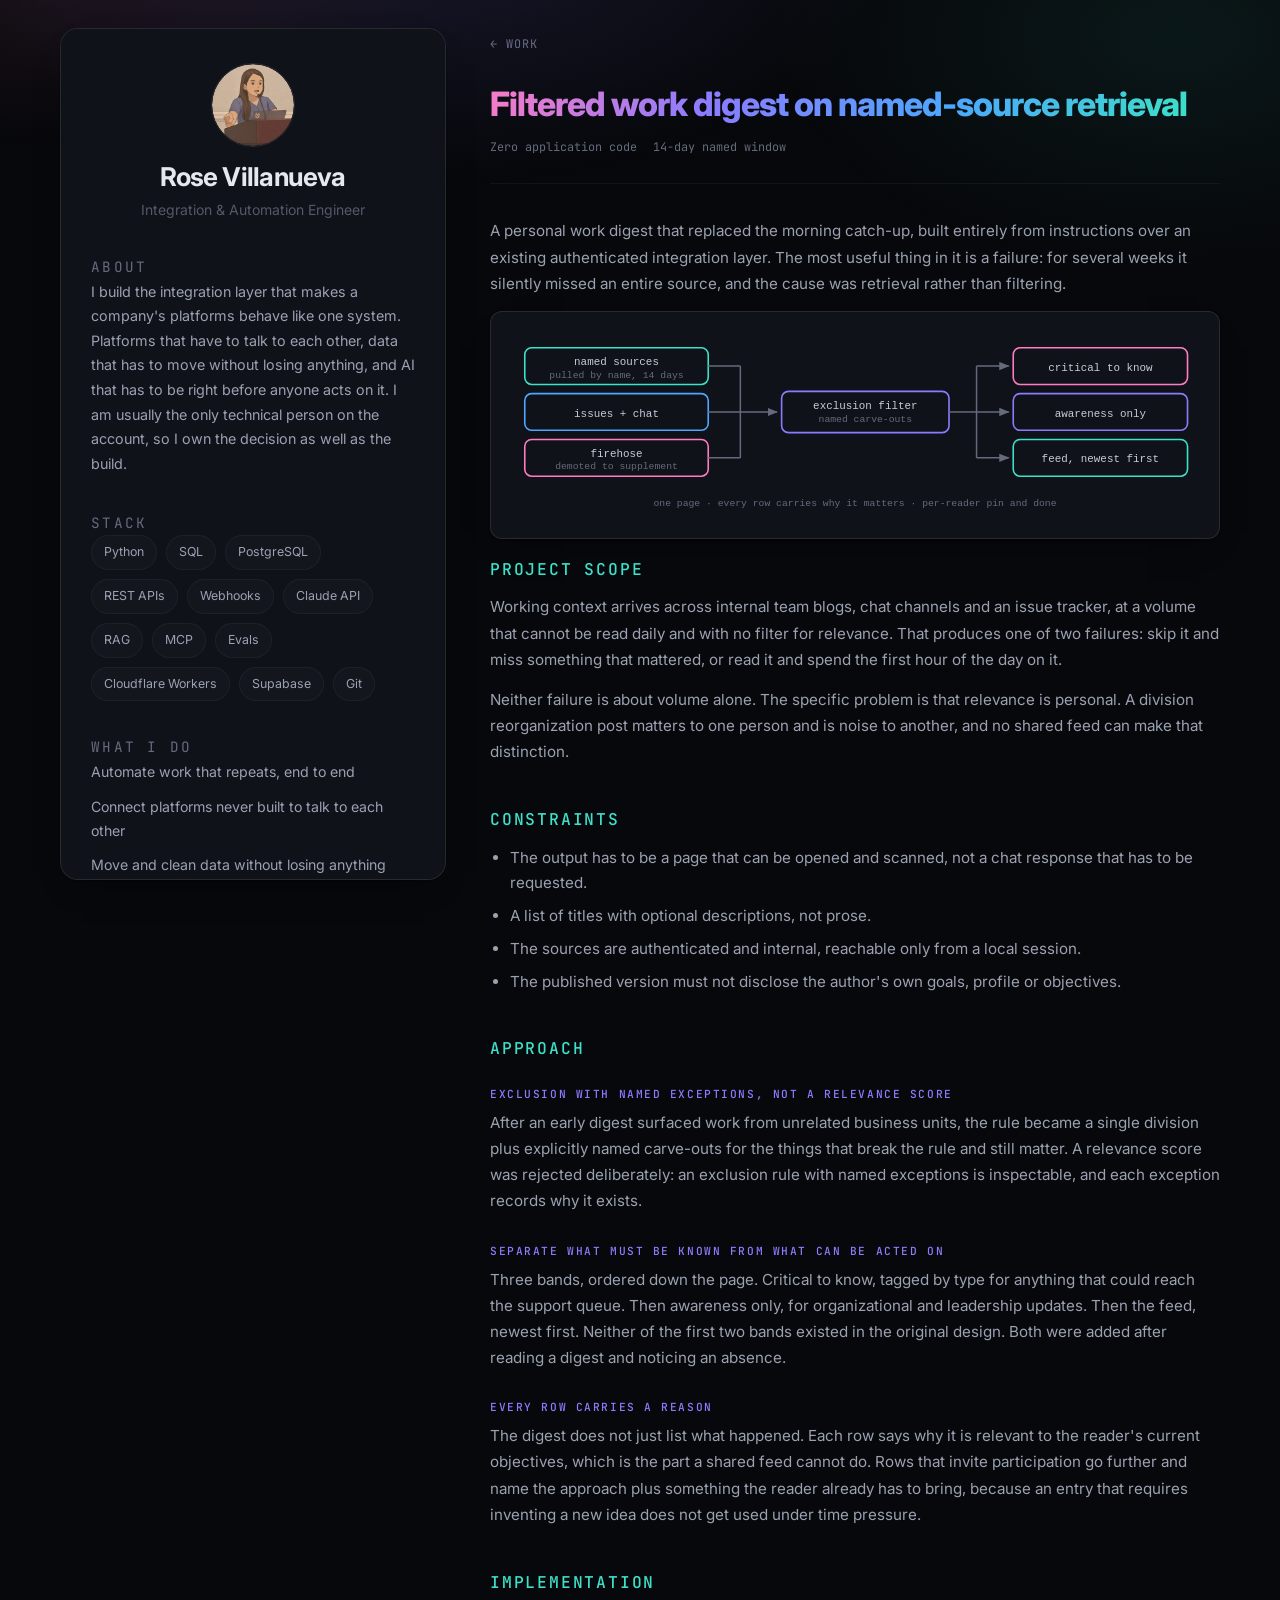
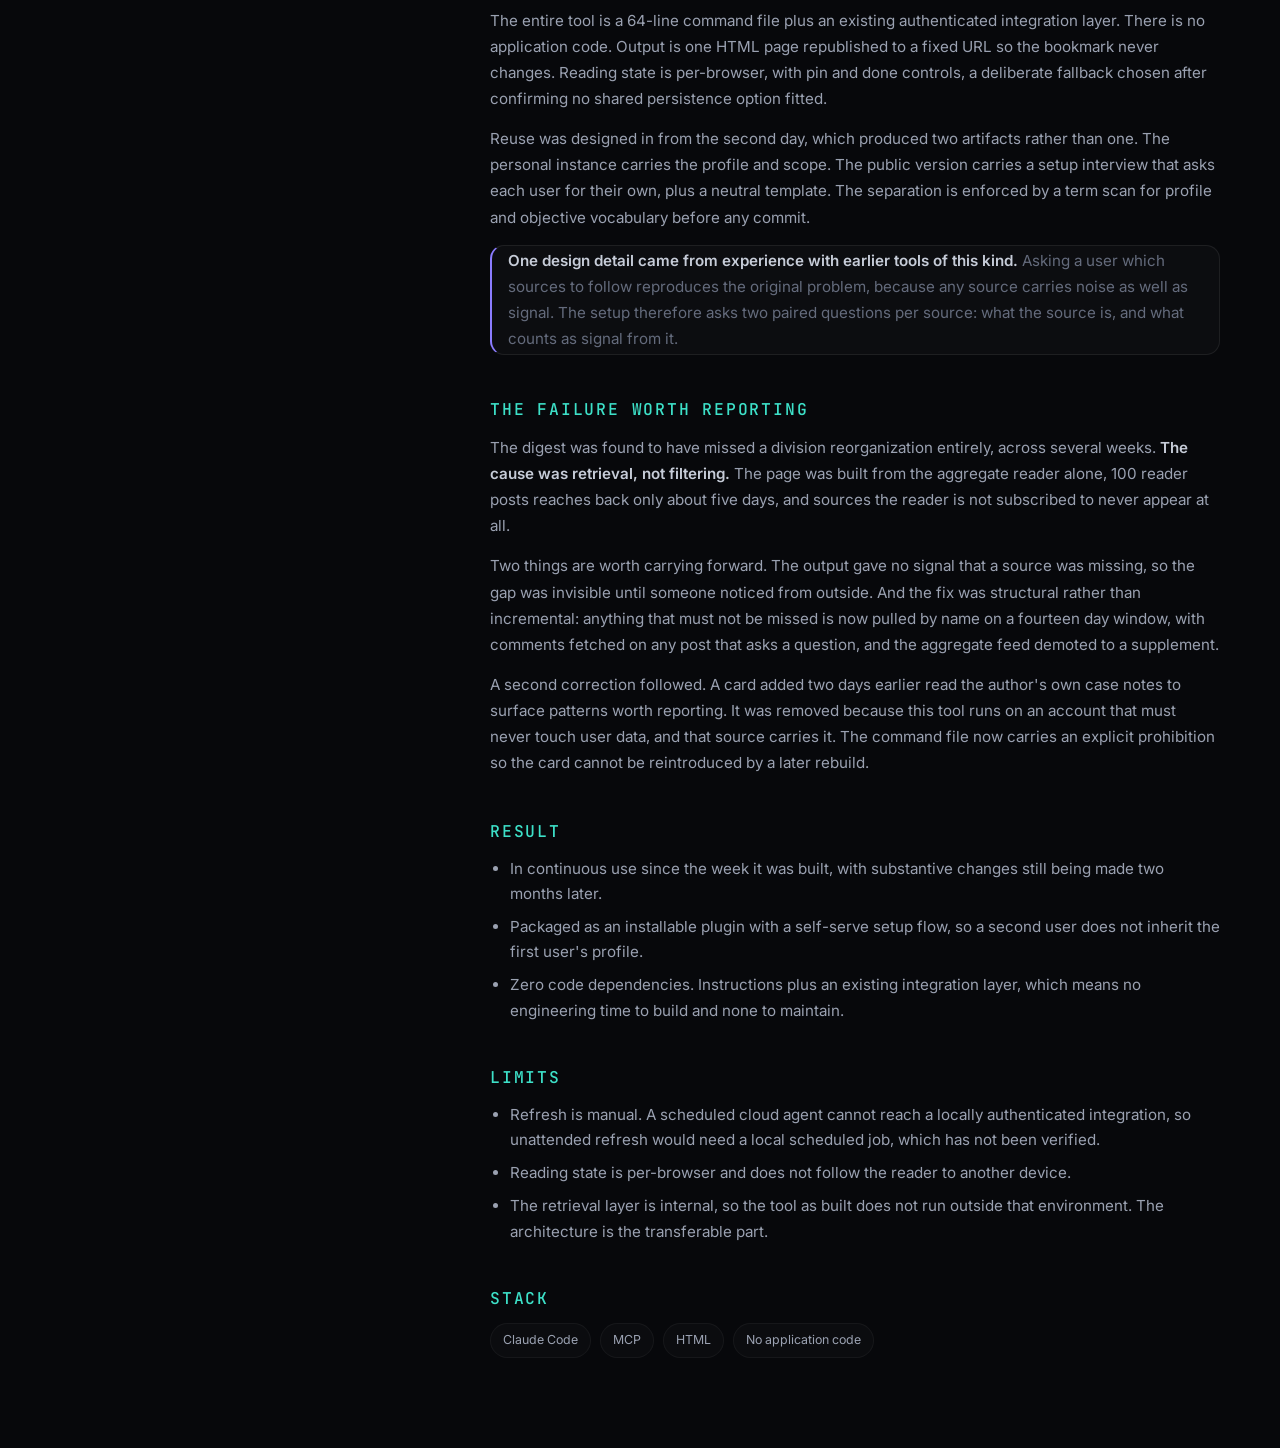
<file: work-digest.html>
<!DOCTYPE html>
<html lang="en">
<head>
<meta charset="utf-8">
<meta name="viewport" content="width=device-width, initial-scale=1">
<title>Filtered work digest on named-source retrieval, Rose Villanueva</title>
<meta name="description" content="A personal digest that replaced the morning catch-up, built with no application code. Its most useful lesson came from a retrieval failure that silently hid a source for weeks.">
<link rel="preconnect" href="https://fonts.googleapis.com">
<link rel="preconnect" href="https://fonts.gstatic.com" crossorigin>
<link href="https://fonts.googleapis.com/css2?family=Inter:wght@400;500;600;700;800&family=JetBrains+Mono:wght@400;500&display=swap" rel="stylesheet">
<link rel="stylesheet" href="styles.css?v=338d6084">
</head>
<body>
<div class="layout">
  <aside class="aside">
    <div class="avatar"><img src="avatar.png" alt="Rose Villanueva speaking at a conference"></div>
    <a class="side-name" href="index.html">Rose Villanueva</a>
    <p class="side-sub">Integration &amp; Automation Engineer</p>

    <div class="side-block">
      <p class="side-label">About</p>
      <p>
        I build the integration layer that makes a company's platforms behave like one system.
        Platforms that have to talk to each other, data that has to move without losing anything,
        and AI that has to be right before anyone acts on it. I am usually the only technical
        person on the account, so I own the decision as well as the build.
      </p>
    </div>

    <div class="side-block">
      <p class="side-label">Stack</p>
      <div class="chips">
        <span class="chip">Python</span>
        <span class="chip">SQL</span>
        <span class="chip">PostgreSQL</span>
        <span class="chip">REST APIs</span>
        <span class="chip">Webhooks</span>
        <span class="chip">Claude API</span>
        <span class="chip">RAG</span>
        <span class="chip">MCP</span>
        <span class="chip">Evals</span>
        <span class="chip">Cloudflare Workers</span>
        <span class="chip">Supabase</span>
        <span class="chip">Git</span>
      </div>
    </div>

    <div class="side-block">
      <p class="side-label">What I do</p>
      <ul class="side-rows">
        <li>Automate work that repeats, end to end</li>
        <li>Connect platforms never built to talk to each other</li>
        <li>Move and clean data without losing anything</li>
        <li>Design LLM agents, RAG retrieval and the instruction sets behind them</li>
        <li>Apply instructional design to systems people have to learn</li>
        <li>Document systems so a team can run them without me</li>
      </ul>
    </div>

    <div class="side-block">
      <p class="side-label">What I build</p>
      <ul class="side-rows">
        <li>LLM agents, MCP servers, skills and RAG retrieval layers</li>
        <li>Data pipelines and scheduled jobs</li>
        <li>Courses and the platforms that deliver them</li>
        <li>Directory and membership platforms</li>
        <li>Approval and review workflows</li>
        <li>Email lifecycle and outreach automation</li>
        <li>Internal tools and admin sites</li>
      </ul>
    </div>

    <div class="side-block">
      <p class="side-label">Contact</p>
      <ul class="side-rows">
        <li><a href="https://github.com/rosevillanuevadev">github.com/rosevillanuevadev</a></li>
      </ul>
    </div>

    <div class="side-block">
      <p class="side-label">Speaking</p>
      <ul class="side-rows speaking">
        <li>Support Driven Expo <span>Chicago</span></li>
        <li>WordCamp Vienna <span>Austria</span></li>
        <li>WooCommerce Workshop <span>Singapore</span></li>
      </ul>
    </div>
  </aside>
  <main class="main-col paper">
    <a href="index.html" class="crumb">&larr; Work</a>
    <h1 class="paper-title">Filtered work digest on named-source retrieval</h1>
    <div class="paper-meta"><span>Zero application code</span><span>14-day named window</span></div>
    <p>
      A personal work digest that replaced the morning catch-up, built entirely from
      instructions over an existing authenticated integration layer. The most useful thing in it
      is a failure: for several weeks it silently missed an entire source, and the cause was
      retrieval rather than filtering.
    </p>
    <figure class="fig"><svg viewBox="0 0 600 164" role="img" aria-label="Named sources on a fixed window, plus issues and chat, with the aggregate firehose demoted to a supplement. All pass through an exclusion filter with named carve-outs, then split into three ordered bands on one page."><defs><marker id="b1" viewBox="0 0 10 8" refX="9" refY="4" markerWidth="7" markerHeight="6" orient="auto"><polygon points="0,0 10,4 0,8" fill="var(--text-dim)"/></marker></defs><g font-family="ui-monospace,SFMono-Regular,Menlo,monospace" font-size="9.5" text-anchor="middle"><rect x="12" y="12" width="160" height="32" rx="6" fill="none" stroke="var(--teal)" stroke-width="1.4"/><text x="92" y="27" fill="var(--text-strong)">named sources</text><text x="92" y="38" fill="var(--text-dim)" font-size="8.5">pulled by name, 14 days</text><rect x="12" y="52" width="160" height="32" rx="6" fill="none" stroke="var(--blue)" stroke-width="1.4"/><text x="92" y="72" fill="var(--text-strong)">issues + chat</text><rect x="12" y="92" width="160" height="32" rx="6" fill="none" stroke="var(--pink)" stroke-width="1.4"/><text x="92" y="107" fill="var(--text-strong)">firehose</text><text x="92" y="118" fill="var(--text-dim)" font-size="8.5">demoted to supplement</text><path d="M172 28 H200" fill="none" stroke="var(--text-dim)" stroke-width="1.3"/><path d="M172 68 H200" fill="none" stroke="var(--text-dim)" stroke-width="1.3"/><path d="M172 108 H200" fill="none" stroke="var(--text-dim)" stroke-width="1.3"/><path d="M200 28 V108" fill="none" stroke="var(--text-dim)" stroke-width="1.3"/><path d="M200 68 H232" fill="none" stroke="var(--text-dim)" stroke-width="1.3" marker-end="url(#b1)"/><rect x="236" y="50" width="146" height="36" rx="6" fill="none" stroke="var(--violet)" stroke-width="1.4"/><text x="309" y="65" fill="var(--text-strong)">exclusion filter</text><text x="309" y="77" fill="var(--text-dim)" font-size="8.5">named carve-outs</text><path d="M382 68 H406" fill="none" stroke="var(--text-dim)" stroke-width="1.3"/><path d="M406 28 V108" fill="none" stroke="var(--text-dim)" stroke-width="1.3"/><path d="M406 28 H434" fill="none" stroke="var(--text-dim)" stroke-width="1.3" marker-end="url(#b1)"/><path d="M406 68 H434" fill="none" stroke="var(--text-dim)" stroke-width="1.3" marker-end="url(#b1)"/><path d="M406 108 H434" fill="none" stroke="var(--text-dim)" stroke-width="1.3" marker-end="url(#b1)"/><rect x="438" y="12" width="152" height="32" rx="6" fill="none" stroke="var(--pink)" stroke-width="1.4"/><text x="514" y="32" fill="var(--text-strong)">critical to know</text><rect x="438" y="52" width="152" height="32" rx="6" fill="none" stroke="var(--violet)" stroke-width="1.4"/><text x="514" y="72" fill="var(--text-strong)">awareness only</text><rect x="438" y="92" width="152" height="32" rx="6" fill="none" stroke="var(--teal)" stroke-width="1.4"/><text x="514" y="112" fill="var(--text-strong)">feed, newest first</text><text x="300" y="150" fill="var(--text-dim)" font-size="8.5">one page &#183; every row carries why it matters &#183; per-reader pin and done</text></g></svg></figure>
    <h2>Project scope</h2>
    <p>
      Working context arrives across internal team blogs, chat channels and an issue tracker, at
      a volume that cannot be read daily and with no filter for relevance. That produces one of
      two failures: skip it and miss something that mattered, or read it and spend the first
      hour of the day on it.
    </p>
    <p>
      Neither failure is about volume alone. The specific problem is that relevance is personal.
      A division reorganization post matters to one person and is noise to another, and no shared
      feed can make that distinction.
    </p>
    <h2>Constraints</h2>
    <ul>
      <li>The output has to be a page that can be opened and scanned, not a chat response that has to be requested.</li>
      <li>A list of titles with optional descriptions, not prose.</li>
      <li>The sources are authenticated and internal, reachable only from a local session.</li>
      <li>The published version must not disclose the author's own goals, profile or objectives.</li>
    </ul>
    <h2>Approach</h2>
    <h3>Exclusion with named exceptions, not a relevance score</h3>
    <p>
      After an early digest surfaced work from unrelated business units, the rule became a single
      division plus explicitly named carve-outs for the things that break the rule and still
      matter. A relevance score was rejected deliberately: an exclusion rule with named
      exceptions is inspectable, and each exception records why it exists.
    </p>
    <h3>Separate what must be known from what can be acted on</h3>
    <p>
      Three bands, ordered down the page. Critical to know, tagged by type for anything that
      could reach the support queue. Then awareness only, for organizational and leadership
      updates. Then the feed, newest first. Neither of the first two bands existed in the
      original design. Both were added after reading a digest and noticing an absence.
    </p>
    <h3>Every row carries a reason</h3>
    <p>
      The digest does not just list what happened. Each row says why it is relevant to the
      reader's current objectives, which is the part a shared feed cannot do. Rows that invite
      participation go further and name the approach plus something the reader already has to
      bring, because an entry that requires inventing a new idea does not get used under time
      pressure.
    </p>
    <h2>Implementation</h2>
    <p>
      The entire tool is a 64-line command file plus an existing authenticated integration layer.
      There is no application code. Output is one HTML page republished to a fixed URL so the
      bookmark never changes. Reading state is per-browser, with pin and done controls, a
      deliberate fallback chosen after confirming no shared persistence option fitted.
    </p>
    <p>
      Reuse was designed in from the second day, which produced two artifacts rather than one.
      The personal instance carries the profile and scope. The public version carries a setup
      interview that asks each user for their own, plus a neutral template. The separation is
      enforced by a term scan for profile and objective vocabulary before any commit.
    </p>
    <p class="note">
      <strong>One design detail came from experience with earlier tools of this kind.</strong>
      Asking a user which sources to follow reproduces the original problem, because any source
      carries noise as well as signal. The setup therefore asks two paired questions per source:
      what the source is, and what counts as signal from it.
    </p>
    <h2>The failure worth reporting</h2>
    <p>
      The digest was found to have missed a division reorganization entirely, across several
      weeks. <strong>The cause was retrieval, not filtering.</strong> The page was built from the
      aggregate reader alone, 100 reader posts reaches back only about five days, and sources the
      reader is not subscribed to never appear at all.
    </p>
    <p>
      Two things are worth carrying forward. The output gave no signal that a source was missing,
      so the gap was invisible until someone noticed from outside. And the fix was structural
      rather than incremental: anything that must not be missed is now pulled by name on a
      fourteen day window, with comments fetched on any post that asks a question, and the
      aggregate feed demoted to a supplement.
    </p>
    <p>
      A second correction followed. A card added two days earlier read the author's own case notes
      to surface patterns worth reporting. It was removed because this tool runs on an account
      that must never touch user data, and that source carries it. The command file now carries an
      explicit prohibition so the card cannot be reintroduced by a later rebuild.
    </p>
    <h2>Result</h2>
    <ul>
      <li>In continuous use since the week it was built, with substantive changes still being made two months later.</li>
      <li>Packaged as an installable plugin with a self-serve setup flow, so a second user does not inherit the first user's profile.</li>
      <li>Zero code dependencies. Instructions plus an existing integration layer, which means no engineering time to build and none to maintain.</li>
    </ul>
    <h2>Limits</h2>
    <ul>
      <li>Refresh is manual. A scheduled cloud agent cannot reach a locally authenticated integration, so unattended refresh would need a local scheduled job, which has not been verified.</li>
      <li>Reading state is per-browser and does not follow the reader to another device.</li>
      <li>The retrieval layer is internal, so the tool as built does not run outside that environment. The architecture is the transferable part.</li>
    </ul>
    <h2>Stack</h2>
    <div class="chips"><span class="chip">Claude Code</span><span class="chip">MCP</span><span class="chip">HTML</span><span class="chip">No application code</span></div>

  </main>
</div>
</body>
</html>
</file>
<file: styles.css>
/* ---------------------------------------------------------------
   Rose Villanueva, case studies
   Dark, large display type, gradient headings, gray body.
   --------------------------------------------------------------- */

:root {
  --bg:          #07080B;
  --bg-raised:   #0C0E14;
  --bg-card:     rgba(255, 255, 255, 0.022);

  --text:        #9AA1B1;   /* body, deliberately not white */
  --text-strong: #DFE3EC;
  --text-dim:    #646B7C;

  --line:        rgba(255, 255, 255, 0.075);
  --line-soft:   rgba(255, 255, 255, 0.045);

  --pink:        #FF7CC3;
  --violet:      #8B7CFF;
  --blue:        #4DA6FF;
  --teal:        #3DE0C8;

  --grad:        linear-gradient(120deg, #FF7CC3 0%, #8B7CFF 32%, #4DA6FF 66%, #3DE0C8 100%);
  --grad-soft:   linear-gradient(120deg, #FF7CC3 0%, #8B7CFF 100%);

  --sans: "Inter", -apple-system, BlinkMacSystemFont, "Segoe UI", Helvetica, Arial, sans-serif;
  --mono: "JetBrains Mono", ui-monospace, SFMono-Regular, Menlo, Consolas, monospace;

  --shell: 1080px;
  --gut: 28px;
}

* { box-sizing: border-box; }

html { scroll-behavior: smooth; }

body {
  margin: 0;
  background: var(--bg);
  color: var(--text);
  font-family: var(--sans);
  font-size: 17px;
  line-height: 1.68;
  -webkit-font-smoothing: antialiased;
  text-rendering: optimizeLegibility;
  overflow-x: hidden;
}

/* ambient glow, very subtle */
body::before {
  content: "";
  position: fixed;
  inset: 0;
  pointer-events: none;
  z-index: 0;
  background:
    radial-gradient(700px 400px at 4% -10%, rgba(255, 124, 195, 0.11), transparent 60%),
    radial-gradient(760px 420px at 34% -8%, rgba(139, 124, 255, 0.13), transparent 62%),
    radial-gradient(680px 400px at 92% 4%, rgba(61, 224, 200, 0.075), transparent 60%);
}

.shell {
  position: relative;
  z-index: 1;
  max-width: var(--shell);
  margin: 0 auto;
  padding: 0 var(--gut);
}

/* ---------- type ---------- */

h1, h2, h3, h4 {
  color: var(--text-strong);
  font-weight: 700;
  letter-spacing: -0.03em;
  line-height: 1.08;
  margin: 0;
}

h1 { font-size: clamp(2.9rem, 7.2vw, 5.1rem); font-weight: 800; letter-spacing: -0.045em; }
h2 { font-size: clamp(2rem, 4.2vw, 3rem); }
h3 { font-size: clamp(1.35rem, 2.4vw, 1.75rem); letter-spacing: -0.025em; }
h4 { font-size: 1rem; letter-spacing: -0.01em; }

.grad {
  background: var(--grad);
  -webkit-background-clip: text;
  background-clip: text;
  color: transparent;
  -webkit-text-fill-color: transparent;
}

p { margin: 0 0 1.15rem; }
p:last-child { margin-bottom: 0; }

a { color: var(--text-strong); text-decoration: none; }

.lede {
  font-size: clamp(1.1rem, 2vw, 1.34rem);
  line-height: 1.6;
  color: var(--text);
  max-width: 62ch;
}

.eyebrow {
  font-family: var(--mono);
  font-size: 0.7rem;
  letter-spacing: 0.19em;
  text-transform: uppercase;
  color: var(--text-dim);
  margin: 0 0 1.1rem;
}

.mono { font-family: var(--mono); font-size: 0.86em; }

code {
  font-family: var(--mono);
  font-size: 0.855em;
  color: #BFC6D6;
  background: rgba(255, 255, 255, 0.05);
  border: 1px solid var(--line-soft);
  border-radius: 5px;
  padding: 0.1em 0.42em;
  white-space: nowrap;
}

/* ---------- nav ---------- */

.nav {
  position: sticky;
  top: 0;
  z-index: 40;
  backdrop-filter: blur(14px);
  -webkit-backdrop-filter: blur(14px);
  background: rgba(7, 8, 11, 0.76);
  border-bottom: 1px solid var(--line-soft);
}

.nav-in {
  max-width: var(--shell);
  margin: 0 auto;
  padding: 16px var(--gut);
  display: flex;
  align-items: center;
  justify-content: space-between;
  gap: 20px;
}

.nav-mark {
  font-weight: 700;
  font-size: 0.95rem;
  letter-spacing: -0.02em;
  color: var(--text-strong);
}

.nav-links {
  display: flex;
  gap: 26px;
  font-size: 0.9rem;
}

.nav-links a {
  color: var(--text-dim);
  transition: color 0.18s ease;
}

.nav-links a:hover,
.nav-links a[aria-current="page"] { color: var(--text-strong); }

/* ---------- hero ---------- */

.hero { padding: clamp(84px, 13vw, 156px) 0 clamp(56px, 8vw, 92px); }

.hero h1 { margin-bottom: 28px; max-width: 16ch; }

.hero .lede { margin-bottom: 36px; }

.tags {
  display: flex;
  flex-wrap: wrap;
  gap: 8px;
}

.tag {
  font-family: var(--mono);
  font-size: 0.72rem;
  letter-spacing: 0.06em;
  color: var(--text-dim);
  border: 1px solid var(--line);
  border-radius: 999px;
  padding: 6px 13px;
}

/* ---------- sections ---------- */

section { padding: clamp(56px, 8vw, 96px) 0; }

.rule { height: 1px; background: var(--line-soft); border: 0; margin: 0; }

.sec-head { margin-bottom: 46px; max-width: 64ch; }
.sec-head h2 { margin-bottom: 16px; }

/* ---------- cards ---------- */

.grid {
  display: grid;
  gap: 18px;
  grid-template-columns: repeat(auto-fit, minmax(290px, 1fr));
}

.card {
  display: block;
  background: var(--bg-card);
  border: 1px solid var(--line);
  border-radius: 16px;
  padding: 30px 28px 32px;
  transition: border-color 0.2s ease, background 0.2s ease, transform 0.2s ease;
}

a.card:hover {
  border-color: rgba(139, 124, 255, 0.42);
  background: rgba(255, 255, 255, 0.038);
  transform: translateY(-2px);
}

.card h3 { margin-bottom: 12px; }
.card p { font-size: 0.97rem; }

.card-meta {
  font-family: var(--mono);
  font-size: 0.7rem;
  letter-spacing: 0.13em;
  text-transform: uppercase;
  color: var(--text-dim);
  margin-bottom: 14px;
}

.card-go {
  display: inline-block;
  margin-top: 18px;
  font-size: 0.87rem;
  font-weight: 600;
  background: var(--grad-soft);
  -webkit-background-clip: text;
  background-clip: text;
  color: transparent;
  -webkit-text-fill-color: transparent;
}

.card.soon { opacity: 0.55; }
.card.soon:hover { transform: none; }

/* ---------- capability columns ---------- */

.cap-grid {
  display: grid;
  gap: 40px 46px;
  grid-template-columns: repeat(auto-fit, minmax(258px, 1fr));
}

.cap h4 {
  font-size: 1.06rem;
  font-weight: 700;
  letter-spacing: -0.02em;
  margin-bottom: 12px;
  padding-top: 15px;
  border-top: 1px solid transparent;
  border-image: var(--grad) 1;
  border-image-slice: 1;
  border-width: 1px 0 0 0;
  border-style: solid;
}

.cap p { font-size: 0.97rem; margin: 0; }

/* ---------- stack ---------- */

.stack-grid {
  display: grid;
  gap: 36px 46px;
  grid-template-columns: repeat(auto-fit, minmax(210px, 1fr));
}

.stack-col h4 {
  font-family: var(--mono);
  font-size: 0.71rem;
  font-weight: 500;
  letter-spacing: 0.17em;
  text-transform: uppercase;
  color: var(--violet);
  margin-bottom: 16px;
}

.stack-col ul {
  list-style: none;
  margin: 0;
  padding: 0;
  font-size: 0.97rem;
}

.stack-col li {
  padding: 9px 0;
  border-top: 1px solid var(--line-soft);
}

.stack-col li:first-child { border-top: 0; padding-top: 0; }

/* ---------- contact ---------- */

.contact-link {
  font-size: clamp(1.25rem, 3vw, 1.9rem);
  font-weight: 700;
  letter-spacing: -0.03em;
  background: var(--grad);
  -webkit-background-clip: text;
  background-clip: text;
  color: transparent;
  -webkit-text-fill-color: transparent;
}

/* ---------- numbers ---------- */

.stats {
  display: grid;
  gap: 1px;
  grid-template-columns: repeat(auto-fit, minmax(160px, 1fr));
  background: var(--line-soft);
  border: 1px solid var(--line);
  border-radius: 16px;
  overflow: hidden;
}

.stat { background: var(--bg); padding: 28px 24px; }

.stat b {
  display: block;
  font-size: clamp(1.9rem, 3.6vw, 2.5rem);
  font-weight: 800;
  letter-spacing: -0.04em;
  line-height: 1;
  margin-bottom: 9px;
  background: var(--grad);
  -webkit-background-clip: text;
  background-clip: text;
  color: transparent;
  -webkit-text-fill-color: transparent;
}

.stat span {
  font-family: var(--mono);
  font-size: 0.72rem;
  letter-spacing: 0.1em;
  text-transform: uppercase;
  color: var(--text-dim);
}

/* ---------- document entries ---------- */

.doc {
  border-top: 1px solid var(--line);
  padding: clamp(44px, 6vw, 68px) 0;
}

.doc:first-of-type { border-top: 0; padding-top: 0; }

.doc-head {
  display: flex;
  align-items: baseline;
  gap: 16px;
  flex-wrap: wrap;
  margin-bottom: 10px;
}

.doc-num {
  font-family: var(--mono);
  font-size: 0.78rem;
  letter-spacing: 0.1em;
  color: var(--violet);
}

.doc-date {
  font-family: var(--mono);
  font-size: 0.75rem;
  letter-spacing: 0.08em;
  text-transform: uppercase;
  color: var(--text-dim);
}

.doc > h3 { margin-bottom: 20px; }

.doc-sub {
  font-size: 1.05rem;
  color: var(--text);
  max-width: 66ch;
  margin-bottom: 34px;
}

.qa {
  display: grid;
  gap: 1px;
  background: var(--line-soft);
  border: 1px solid var(--line);
  border-radius: 16px;
  overflow: hidden;
}

.qa > div { background: var(--bg); padding: 26px 26px 28px; }

.qa h4 {
  font-family: var(--mono);
  font-size: 0.71rem;
  font-weight: 500;
  letter-spacing: 0.17em;
  text-transform: uppercase;
  color: var(--violet);
  margin-bottom: 13px;
}

.qa p { font-size: 0.98rem; }

.qa ul {
  margin: 0;
  padding-left: 1.05rem;
  font-size: 0.98rem;
}

.qa li { margin-bottom: 0.5rem; }
.qa li:last-child { margin-bottom: 0; }

@media (min-width: 860px) {
  .qa { grid-template-columns: 1fr 1fr; }
}

/* ---------- pull quote ---------- */

.pull {
  border-left: 2px solid transparent;
  border-image: var(--grad) 1;
  padding: 4px 0 4px 26px;
  margin: 40px 0;
  font-size: clamp(1.15rem, 2.2vw, 1.5rem);
  line-height: 1.48;
  letter-spacing: -0.02em;
  color: var(--text-strong);
  font-weight: 600;
  max-width: 58ch;
}

/* ---------- callout ---------- */

.note {
  border: 1px solid var(--line);
  border-radius: 14px;
  background: var(--bg-card);
  padding: 24px 26px;
  font-size: 0.95rem;
}

.note strong { color: var(--text-strong); }

/* ---------- footer ---------- */

footer {
  border-top: 1px solid var(--line-soft);
  padding: 52px 0 72px;
  font-size: 0.9rem;
  color: var(--text-dim);
}

.foot-in {
  display: flex;
  justify-content: space-between;
  gap: 20px;
  flex-wrap: wrap;
  align-items: center;
}

footer a { color: var(--text); }
footer a:hover { color: var(--text-strong); }

/* ---------- misc ---------- */

.back {
  display: inline-block;
  font-family: var(--mono);
  font-size: 0.78rem;
  letter-spacing: 0.1em;
  text-transform: uppercase;
  color: var(--text-dim);
  margin-bottom: 26px;
}

.back:hover { color: var(--text-strong); }

@media (prefers-reduced-motion: reduce) {
  * { transition: none !important; scroll-behavior: auto !important; }
}

/* ============================================================
   TWO COLUMN RESUME LAYOUT
   ============================================================ */

.layout {
  max-width: 1240px;
  margin: 0 auto;
  padding: 28px clamp(18px, 4vw, 40px) 90px;
  display: grid;
  gap: 28px;
  grid-template-columns: 1fr;
  align-items: start;
}
@media (min-width: 940px) {
  .layout { grid-template-columns: 340px 1fr; gap: 40px; }
  .aside { position: sticky; top: 28px; }
}

/* ---------- sidebar ---------- */
.aside {
  background: rgba(255,255,255,0.022);
  border: 1px solid var(--line-soft);
  border-radius: 18px;
  padding: 30px 26px 26px;
}
.avatar {
  width: 74px; height: 74px; border-radius: 50%;
  display: grid; place-items: center;
  background: var(--grad);
  color: #0a0b0f; font-weight: 800; font-size: 1.5rem;
  letter-spacing: -0.02em; margin-bottom: 18px;
}
.side-name {
  font-size: 1.5rem; font-weight: 800; letter-spacing: -0.03em;
  color: var(--text-strong); line-height: 1.15; margin: 0 0 4px;
}
.side-sub { font-size: 0.88rem; color: var(--text-dim); margin: 0 0 26px; }
.side-label {
  font-family: var(--mono); font-size: 0.68rem; letter-spacing: 0.14em;
  text-transform: uppercase; color: var(--text-dim);
  margin: 0 0 12px;
}
.side-block { margin-bottom: 26px; }
.side-block:last-child { margin-bottom: 0; }
.side-block p { font-size: 0.93rem; margin: 0; }
.side-rows { list-style: none; margin: 0; padding: 0; }
.side-rows li { margin-bottom: 9px; font-size: 0.9rem; }
.side-rows li:last-child { margin-bottom: 0; }
.side-rows a { color: var(--text); text-decoration: none; border-bottom: 1px solid transparent; }
.side-rows a:hover { color: var(--text-strong); border-bottom-color: var(--violet); }

.chips { display: flex; flex-wrap: wrap; gap: 7px; }
.chip {
  font-size: 0.79rem; padding: 5px 11px; border-radius: 999px;
  border: 1px solid var(--line-soft); color: var(--text);
  background: rgba(255,255,255,0.02); white-space: nowrap;
}

/* ---------- main column ---------- */
.main-col > section { padding: 0; margin-bottom: 46px; }
.main-col > section:last-child { margin-bottom: 0; }
.main-col .side-label { margin-bottom: 18px; }
.intro-body p { margin: 0 0 14px; }
.intro-body p:last-child { margin-bottom: 0; }

/* project grid */
.proj-grid {
  display: grid; gap: 18px;
  grid-template-columns: repeat(auto-fit, minmax(258px, 1fr));
}
.proj {
  border: 1px solid var(--line-soft); border-radius: 16px;
  overflow: hidden; background: rgba(255,255,255,0.018);
  text-decoration: none; color: inherit; display: block;
  transition: transform 0.16s ease, border-color 0.16s ease;
}
a.proj:hover { transform: translateY(-2px); border-color: rgba(255,255,255,0.14); }
.proj-cover { height: 118px; }
.cover-a { background: linear-gradient(135deg, #FF7CC3, #8B7CFF 55%, #4DA6FF); }
.cover-b { background: linear-gradient(135deg, #8B7CFF, #4DA6FF 55%, #3DE0C8); }
.cover-c { background: linear-gradient(135deg, #3DE0C8, #4DA6FF 55%, #FF7CC3); }
.cover-d { background: linear-gradient(135deg, #4DA6FF, #FF7CC3 60%, #8B7CFF); }
.proj-body { padding: 16px 18px 18px; }
.proj-body h3 { font-size: 1.02rem; margin: 0 0 8px; letter-spacing: -0.015em; }
.proj-body p { font-size: 0.91rem; margin: 10px 0 0; }

.meta-row {
  display: flex; flex-wrap: wrap; gap: 6px 14px;
  font-family: var(--mono); font-size: 0.72rem;
  color: var(--text-dim); letter-spacing: 0.02em;
}

/* experience entries */
.entry {
  border: 1px solid var(--line-soft); border-radius: 16px;
  background: rgba(255,255,255,0.018);
  padding: 20px 22px 22px; margin-bottom: 14px;
}
.entry:last-child { margin-bottom: 0; }
.entry h3 { font-size: 1.04rem; margin: 0 0 8px; letter-spacing: -0.015em; }
.entry p { font-size: 0.93rem; margin: 12px 0 0; }
.entry-link {
  display: inline-block; margin-top: 12px;
  font-family: var(--mono); font-size: 0.74rem; letter-spacing: 0.06em;
  text-transform: uppercase; color: var(--violet); text-decoration: none;
}
.entry-link:hover { color: var(--text-strong); }

/* ============================================================
   TECHNICAL PAPER PAGES
   ============================================================ */

.paper { max-width: 74ch; }
.crumb {
  display: inline-block; margin-bottom: 30px;
  font-family: var(--mono); font-size: 0.74rem; letter-spacing: 0.08em;
  text-transform: uppercase; color: var(--text-dim); text-decoration: none;
}
.crumb:hover { color: var(--text-strong); }

.paper-title {
  font-size: clamp(1.6rem, 3.4vw, 2.1rem); font-weight: 800;
  letter-spacing: -0.03em; line-height: 1.15;
  color: var(--text-strong); margin: 0 0 14px;
}
.paper-meta {
  display: flex; flex-wrap: wrap; gap: 6px 16px;
  font-family: var(--mono); font-size: 0.74rem; color: var(--text-dim);
  padding-bottom: 26px; margin-bottom: 34px;
  border-bottom: 1px solid var(--line-soft);
}

.paper h2 {
  font-family: var(--mono); font-size: 0.76rem; font-weight: 500;
  letter-spacing: 0.15em; text-transform: uppercase;
  color: var(--violet); margin: 40px 0 14px;
}
.paper h2:first-of-type { margin-top: 0; }
.paper h3 {
  font-size: 1rem; font-weight: 700; letter-spacing: -0.01em;
  color: var(--text-strong); margin: 26px 0 8px;
}
.paper p { margin: 0 0 14px; font-size: 0.95rem; line-height: 1.72; }
.paper p:last-child { margin-bottom: 0; }
.paper ul, .paper ol { margin: 0 0 16px; padding-left: 20px; }
.paper li { margin-bottom: 8px; font-size: 0.95rem; line-height: 1.65; }
.paper li:last-child { margin-bottom: 0; }
.paper strong { color: var(--text-strong); font-weight: 600; }

.paper table {
  width: 100%; border-collapse: collapse; margin: 0 0 18px;
  font-size: 0.89rem;
}
.paper th {
  text-align: left; font-family: var(--mono); font-size: 0.7rem;
  letter-spacing: 0.1em; text-transform: uppercase; color: var(--text-dim);
  font-weight: 500; padding: 0 14px 9px 0;
  border-bottom: 1px solid var(--line-soft);
}
.paper td {
  padding: 10px 14px 10px 0; vertical-align: top;
  border-bottom: 1px solid rgba(255,255,255,0.045);
}
.paper td:first-child { color: var(--text-strong); white-space: nowrap; }

.paper pre {
  background: rgba(255,255,255,0.028); border: 1px solid var(--line-soft);
  border-radius: 10px; padding: 16px 18px; overflow-x: auto;
  margin: 0 0 18px; font-family: var(--mono); font-size: 0.82rem;
  line-height: 1.6; color: var(--text);
}
.paper code {
  font-family: var(--mono); font-size: 0.88em;
  background: rgba(255,255,255,0.05); padding: 1px 5px; border-radius: 4px;
  color: var(--text-strong);
}
.paper pre code { background: none; padding: 0; }

.note {
  border-left: 2px solid var(--violet);
  padding: 2px 0 2px 16px; margin: 0 0 18px;
  color: var(--text-dim); font-size: 0.92rem;
}

/* ---------- diagrams ---------- */
.fig {
  margin: 4px 0 22px;
  border: 1px solid var(--line-soft);
  border-radius: 12px;
  background: rgba(255,255,255,0.018);
  padding: 22px 20px 16px;
}
.fig-scroll { overflow-x: auto; }
.fig svg { display: block; width: 100%; height: auto; }
.fig.wide svg { min-width: 900px; }
.fig figcaption {
  margin-top: 16px; padding-top: 14px;
  border-top: 1px solid var(--line-soft);
  font-size: 0.87rem; color: var(--text-dim); line-height: 1.6;
}
.fig-key {
  display: flex; flex-wrap: wrap; gap: 8px 18px; margin-top: 14px;
  font-family: var(--mono); font-size: 0.68rem; letter-spacing: 0.08em;
  text-transform: uppercase; color: var(--text-dim);
}
.fig-key span { display: inline-flex; align-items: center; gap: 7px; }
.fig-key i { width: 18px; height: 10px; border-radius: 2px; display: block; }

/* ============================================================
   GRADIENT TITLES, MUTED NAME
   ============================================================ */

/* every bold title takes the gradient instead of near-white */
.paper-title,
.paper h3,
.proj-body h3,
.entry h3 {
  background: var(--grad);
  -webkit-background-clip: text;
  background-clip: text;
  color: transparent;
  -webkit-text-fill-color: transparent;
  width: fit-content;
}

/* the gradient reads better slightly heavier at small sizes */
.paper h3,
.proj-body h3,
.entry h3 { font-weight: 700; }

/* name sits back, it is not the headline */
.side-name {
  color: var(--text-dim);
  -webkit-text-fill-color: var(--text-dim);
  font-weight: 600;
}
.side-sub { color: var(--text-dim); opacity: 0.8; }

/* soften remaining near-white so nothing is pure bright */
:root { --text-strong: #C6CCD8; }

/* ============================================================
   SINGLE COLUMN, MORE VISIBLE SURFACES
   ============================================================ */

/* never two columns of prose, anywhere */
.proj-grid { grid-template-columns: 1fr !important; gap: 22px; }
.qa        { grid-template-columns: 1fr !important; }
.cap-grid  { grid-template-columns: 1fr !important; }

/* cards read as raised panels, not hairlines on black */
.proj,
.entry,
.aside,
.fig {
  background: #101219;
  border: 1px solid rgba(255, 255, 255, 0.10);
  box-shadow: 0 1px 2px rgba(0,0,0,0.5), 0 14px 34px -22px rgba(0,0,0,0.9);
}

.proj:hover,
a.proj:hover { border-color: rgba(255, 255, 255, 0.20); }

/* full width now, so the cover is an accent band not a hero */
.proj-cover { height: 78px; }
.proj-body  { padding: 20px 24px 24px; }
.entry      { padding: 22px 24px 24px; }

/* give the paper body room, prose measure still capped */
.paper { max-width: 76ch; }

/* table and code surfaces lift too */
.paper pre { background: #0C0E14; border-color: rgba(255,255,255,0.09); }

/* ============================================================
   HEADING HIERARCHY CORRECTION
   ============================================================ */

/* section heading carries the gradient */
.paper h2 {
  background: var(--grad);
  -webkit-background-clip: text;
  background-clip: text;
  color: transparent;
  -webkit-text-fill-color: transparent;
  width: fit-content;
}

/* subheading steps down to a single solid colour */
.paper h3 {
  background: none;
  -webkit-background-clip: border-box;
  background-clip: border-box;
  color: var(--violet);
  -webkit-text-fill-color: var(--violet);
}

/* name reads off white, never pure white */
.side-name {
  color: #E4E9F0;
  -webkit-text-fill-color: #E4E9F0;
  font-weight: 700;
}

/* table columns were drifting apart at full measure */
.paper table { table-layout: fixed; }
.paper th:first-child, .paper td:first-child { width: 56%; }
.paper td:first-child { white-space: normal; }
.paper th:last-child, .paper td:last-child { padding-left: 18px; }

/* ---------- card thumbnails are schematics, not gradient bars ---------- */
.proj-cover { display: none; }
.proj-fig {
  background: #0A0C12;
  border-bottom: 1px solid rgba(255,255,255,0.08);
  padding: 18px 22px 16px;
}
.proj-fig svg { display: block; width: 100%; height: auto; }

/* ============================================================
   SIDEBAR: COMPACT, CARRIES EXPERIENCE
   ============================================================ */

@media (min-width: 940px) {
  .layout { grid-template-columns: 370px 1fr; }
  .aside { position: sticky; top: 24px; max-height: calc(100vh - 48px); overflow-y: auto; }
  .aside::-webkit-scrollbar { width: 6px; }
  .aside::-webkit-scrollbar-thumb { background: rgba(255,255,255,0.09); border-radius: 3px; }
}

.aside { padding: 26px 24px 24px; }
.avatar { width: 58px; height: 58px; font-size: 1.15rem; margin-bottom: 14px; }
.side-name { font-size: 1.24rem; line-height: 1.12; margin-bottom: 3px; }
.side-sub { font-size: 0.8rem; margin-bottom: 20px; }

.side-block { margin-bottom: 20px; }
.side-label { font-size: 0.64rem; margin-bottom: 9px; }
.side-block p { font-size: 0.855rem; line-height: 1.58; }
.side-rows li { font-size: 0.845rem; margin-bottom: 6px; }
.chip { font-size: 0.735rem; padding: 4px 9px; }
.chips { gap: 5px; }

/* experience, in the sidebar */
.xp { margin-bottom: 15px; }
.xp:last-child { margin-bottom: 0; }
.xp h4 {
  font-size: 0.875rem; font-weight: 700; margin: 0 0 3px; letter-spacing: -0.01em;
  background: var(--grad); -webkit-background-clip: text; background-clip: text;
  color: transparent; -webkit-text-fill-color: transparent; width: fit-content;
}
.xp .xp-meta {
  font-family: var(--mono); font-size: 0.66rem; color: var(--text-dim);
  letter-spacing: 0.03em; margin: 0 0 6px;
}
.xp p { font-size: 0.815rem; line-height: 1.55; margin: 0; }

/* ============================================================
   HEADING SIZE HIERARCHY
   ============================================================ */

/* section heading: the largest thing on the page after the title */
.paper h2 {
  font-family: var(--mono);
  font-size: 1.02rem;
  font-weight: 500;
  letter-spacing: 0.11em;
  text-transform: uppercase;
  margin: 46px 0 16px;
}

/* subheading: steps down clearly, violet, no longer larger than its parent */
.paper h3 {
  font-family: var(--mono);
  font-size: 0.7rem;
  font-weight: 500;
  letter-spacing: 0.14em;
  text-transform: uppercase;
  margin: 30px 0 10px;
}

/* ---------- gradient only on the page title ---------- */
.paper h2,
.paper h3 {
  background: none;
  -webkit-background-clip: border-box;
  background-clip: border-box;
}
.paper h2 { color: #E4E9F0; -webkit-text-fill-color: #E4E9F0; }
.paper h3 { color: var(--text-strong); -webkit-text-fill-color: var(--text-strong); }

/* ---------- palette colours on the subheadings ---------- */
.paper h2 { color: var(--teal);   -webkit-text-fill-color: var(--teal); }
.paper h3 { color: var(--violet); -webkit-text-fill-color: var(--violet); }

/* ---------- card and sidebar titles: off white, no gradient ---------- */
.proj-body h3,
.entry h3,
.xp h4 {
  background: none;
  -webkit-background-clip: border-box;
  background-clip: border-box;
}
.proj-body h3,
.entry h3 { color: #E4E9F0; -webkit-text-fill-color: #E4E9F0; }
.xp h4    { color: var(--text-strong); -webkit-text-fill-color: var(--text-strong); }

/* ============================================================
   SIDEBAR SPACING, ROOMIER
   ============================================================ */

.aside { padding: 34px 30px 32px; }

.avatar {
  width: 84px; height: 84px;
  font-size: 1.62rem;
  margin-bottom: 20px;
}
.side-name { font-size: 1.62rem; line-height: 1.1; margin-bottom: 6px; }
.side-sub  { font-size: 0.875rem; margin-bottom: 38px; }

.side-block { margin-bottom: 34px; }
.side-block:last-child { margin-bottom: 0; }

.side-label { font-size: 0.66rem; letter-spacing: 0.16em; margin-bottom: 15px; }

.side-block p { font-size: 0.895rem; line-height: 1.72; }

.side-rows li { font-size: 0.885rem; margin-bottom: 11px; }

.chips { gap: 9px; }
.chip  { font-size: 0.775rem; padding: 6px 12px; }

/* experience entries get room to breathe too */
.xp { margin-bottom: 26px; }
.xp h4 { font-size: 0.925rem; margin-bottom: 5px; }
.xp .xp-meta { font-size: 0.685rem; margin-bottom: 9px; }
.xp p { font-size: 0.855rem; line-height: 1.68; }

@media (min-width: 940px) {
  .layout { grid-template-columns: 386px 1fr; gap: 44px; }
}

/* ============================================================
   FEATURED vs SECONDARY
   ============================================================ */

.proj.feat .proj-body { padding: 24px 26px 26px; }
.proj.feat h3 { font-size: 1.16rem; margin-bottom: 10px; }
.proj.feat p  { font-size: 0.95rem; }
.proj.feat .proj-fig { padding: 22px 26px 18px; }
.feat-go {
  display: inline-block; margin-top: 14px;
  font-family: var(--mono); font-size: 0.72rem; letter-spacing: 0.1em;
  text-transform: uppercase; color: var(--violet);
}
.proj.feat:hover .feat-go { color: var(--teal); }

/* compact list for everything else */
.rows { border-top: 1px solid var(--line-soft); margin-top: 4px; }
.row {
  display: grid; grid-template-columns: 1fr auto; gap: 5px 22px;
  padding: 17px 2px; border-bottom: 1px solid var(--line-soft);
  text-decoration: none; transition: border-color 0.15s ease;
}
.row:hover { border-bottom-color: rgba(255,255,255,0.22); }
.row-t {
  font-size: 0.955rem; font-weight: 600; letter-spacing: -0.01em;
  color: var(--text-strong);
}
.row:hover .row-t { color: #E4E9F0; }
.row-y {
  font-family: var(--mono); font-size: 0.695rem; letter-spacing: 0.06em;
  color: var(--text-dim); white-space: nowrap; padding-top: 3px;
}
.row-d { grid-column: 1 / -1; font-size: 0.875rem; line-height: 1.6; margin: 0; }

/* ============================================================
   DRAFT MARKERS, removed once Rose confirms
   ============================================================ */
.unconf {
  border-bottom: 1px dotted var(--pink);
  cursor: help;
}
.gap {
  border: 1px dashed rgba(255,124,195,0.45);
  border-radius: 10px;
  background: rgba(255,124,195,0.05);
  padding: 14px 18px; margin: 0 0 18px;
}
.gap p { margin: 0; font-size: 0.9rem; color: var(--text); }
.gap b {
  display: block; font-family: var(--mono); font-size: 0.66rem;
  letter-spacing: 0.14em; text-transform: uppercase; color: var(--pink);
  margin-bottom: 7px; font-weight: 500;
}
.draft-flag {
  border: 1px solid rgba(255,124,195,0.4); border-radius: 8px;
  background: rgba(255,124,195,0.06); padding: 10px 14px; margin-bottom: 26px;
  font-family: var(--mono); font-size: 0.7rem; letter-spacing: 0.06em;
  color: var(--pink); text-transform: uppercase;
}

/* ---------- temporary source list, strip before publishing ---------- */
.srcs {
  margin-top: 40px; padding: 18px 20px;
  border: 1px dashed rgba(255,255,255,0.14); border-radius: 10px;
  background: rgba(255,255,255,0.015);
}
.srcs b {
  display: block; font-family: var(--mono); font-size: 0.64rem;
  letter-spacing: 0.15em; text-transform: uppercase; color: var(--text-dim);
  margin-bottom: 10px; font-weight: 500;
}
.srcs ul { list-style: none; margin: 0; padding: 0; }
.srcs li {
  font-family: var(--mono); font-size: 0.73rem; line-height: 1.55;
  margin-bottom: 6px; color: var(--text-dim); word-break: break-word;
}
.srcs li:last-child { margin-bottom: 0; }
.srcs a { color: var(--violet); text-decoration: none; }
.srcs a:hover { color: var(--teal); }
.srcs em { color: var(--pink); font-style: normal; }

/* ---------- name links home ---------- */
a.side-name {
  display: block; text-decoration: none;
  transition: opacity 0.15s ease;
}
a.side-name:hover { opacity: 0.72; }

/* ============================================================
   FILTER PILLS
   ============================================================ */
.filters {
  display: flex; flex-wrap: wrap; gap: 8px;
  margin: 0 0 26px;
}
.pill {
  font-family: var(--mono); font-size: 0.7rem; letter-spacing: 0.1em;
  text-transform: uppercase; padding: 7px 14px; border-radius: 999px;
  border: 1px solid var(--line-soft); background: rgba(255,255,255,0.02);
  color: var(--text-dim); cursor: pointer; transition: all 0.15s ease;
}
.pill:hover { color: var(--text-strong); border-color: rgba(255,255,255,0.2); }
.pill.on {
  color: #0A0C12; border-color: transparent;
  background: var(--grad); font-weight: 500;
}
.pill-count { opacity: 0.55; margin-left: 5px; }
.proj[hidden] { display: none; }

/* ============================================================
   CURRENTLY WORKING ON
   ============================================================ */
.now-grid {
  display: grid; gap: 14px;
  grid-template-columns: repeat(auto-fit, minmax(210px, 1fr));
}
.now {
  border: 1px solid rgba(255,255,255,0.10); border-radius: 12px;
  background: #101219; padding: 18px 20px 20px;
  display: flex; flex-direction: column; gap: 9px;
  box-shadow: 0 1px 2px rgba(0,0,0,0.5), 0 14px 34px -22px rgba(0,0,0,0.9);
}
.now-st {
  font-family: var(--mono); font-size: 0.63rem; letter-spacing: 0.14em;
  text-transform: uppercase; display: inline-flex; align-items: center; gap: 7px;
}
.now-st::before {
  content: ""; width: 7px; height: 7px; border-radius: 50%;
  background: currentColor; flex: none;
}
.st-build { color: var(--teal); }
.st-plan  { color: var(--violet); }
.st-hold  { color: var(--pink); }
.now h4 {
  font-size: 0.94rem; font-weight: 600; margin: 0;
  letter-spacing: -0.01em; color: #E4E9F0;
}
.now p { font-size: 0.85rem; line-height: 1.6; margin: 0; }

/* ---------- avatar becomes a photo ---------- */
.avatar {
  background: none;
  padding: 0;
  overflow: hidden;
  border: 1px solid rgba(255,255,255,0.10);
}
.avatar img {
  width: 100%; height: 100%;
  border-radius: 50%;
  display: block;
  object-fit: cover;
}

/* ---------- centred identity block ---------- */
.avatar { margin-left: auto; margin-right: auto; margin-bottom: 16px; }
.side-name { text-align: center; }
.side-sub  { text-align: center; margin-bottom: 34px; }

/* ============================================================
   LINKS ROW + SCREENSHOTS
   ============================================================ */
.links-row {
  display: flex; flex-wrap: wrap; gap: 9px;
  margin: 0 0 30px; padding-bottom: 26px;
  border-bottom: 1px solid var(--line-soft);
}
.lnk {
  display: inline-flex; align-items: center; gap: 7px;
  font-family: var(--mono); font-size: 0.71rem; letter-spacing: 0.08em;
  text-transform: uppercase; text-decoration: none;
  padding: 8px 14px; border-radius: 999px;
  border: 1px solid rgba(255,255,255,0.12);
  background: rgba(255,255,255,0.025); color: var(--text);
  transition: all 0.15s ease;
}
.lnk:hover { color: #E4E9F0; border-color: rgba(255,255,255,0.28); }
.lnk::before { content: ""; width: 6px; height: 6px; border-radius: 50%; background: currentColor; }
.lnk.live::before { background: var(--teal); }
.lnk.repo::before { background: var(--violet); }
.lnk.doc::before  { background: var(--blue); }

.shots { margin: 0 0 24px; }
.shot {
  border: 1px solid rgba(255,255,255,0.10); border-radius: 12px;
  overflow: hidden; background: #0A0C12; margin-bottom: 14px;
  box-shadow: 0 1px 2px rgba(0,0,0,0.5), 0 14px 34px -22px rgba(0,0,0,0.9);
}
.shot img { display: block; width: 100%; height: auto; }
.shot figcaption {
  padding: 12px 18px 14px; font-size: 0.84rem; color: var(--text-dim);
  border-top: 1px solid var(--line-soft); margin: 0;
}

/* Other builds: compact, no figures, so the featured four keep the hierarchy */
.other-label { margin-top: 46px; }
.compact-grid { gap: 14px !important; }
.proj.compact { padding: 18px 20px; }
.proj.compact .proj-body { padding: 0; }
.proj.compact h3 { font-size: 1.02rem; margin-bottom: 6px; }
.proj.compact p { font-size: 0.88rem; margin-bottom: 0; }
.proj.compact .meta-row { margin-bottom: 8px; }

/* live demo links sit apart from repo links */
.lnk.demo { border-color: var(--teal); color: var(--teal); }

/* Stack row directly under a case study title, compact */
.stack-row {
  margin: 0 0 24px;
  gap: 5px;
}
.stack-row .chip {
  font-size: 0.72rem;
  padding: 3px 9px;
  color: var(--text-dim);
}

/* four column stage table, the 56% first-child rule above is for three column tables */
.paper table.stages th:first-child,
.paper table.stages td:first-child  { width: 19%; }
.paper table.stages th:nth-child(2),
.paper table.stages td:nth-child(2) { width: 20%; }
.paper table.stages th:nth-child(3),
.paper table.stages td:nth-child(3) { width: 35%; }
.paper table.stages th:last-child,
.paper table.stages td:last-child   { width: 26%; padding-left: 14px; }

/* a card whose figure is a live screenshot rather than a schematic */
.proj-fig img { display: block; width: 100%; height: auto; border-radius: 4px; }
.proj-fig:has(img) { padding: 0; }

/* Speaking list, compact, venue and place on one line */
.side-rows.speaking li { margin-bottom: 5px; line-height: 1.45; }
.side-rows.speaking span { color: var(--text-dim); font-size: 0.82rem; }
.side-rows.speaking span::before { content: "\00b7"; margin: 0 5px; }
</file>
